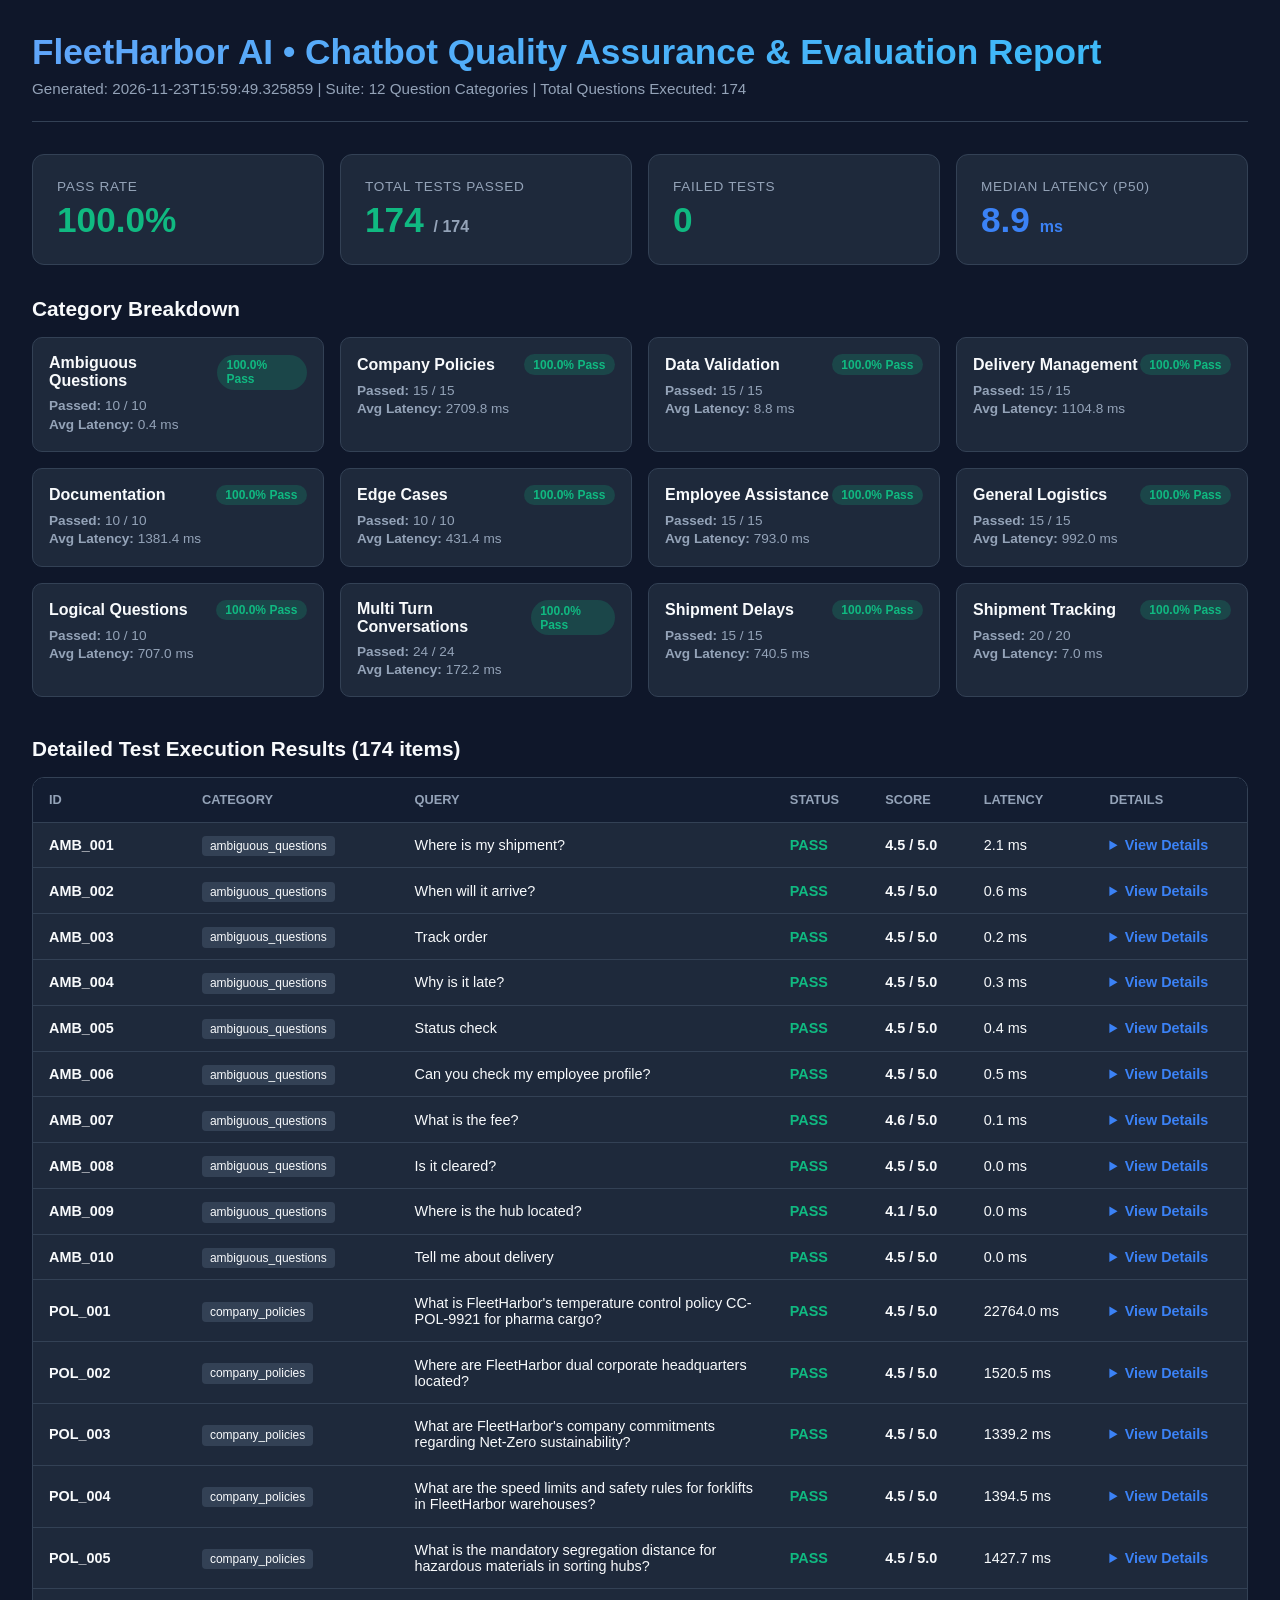
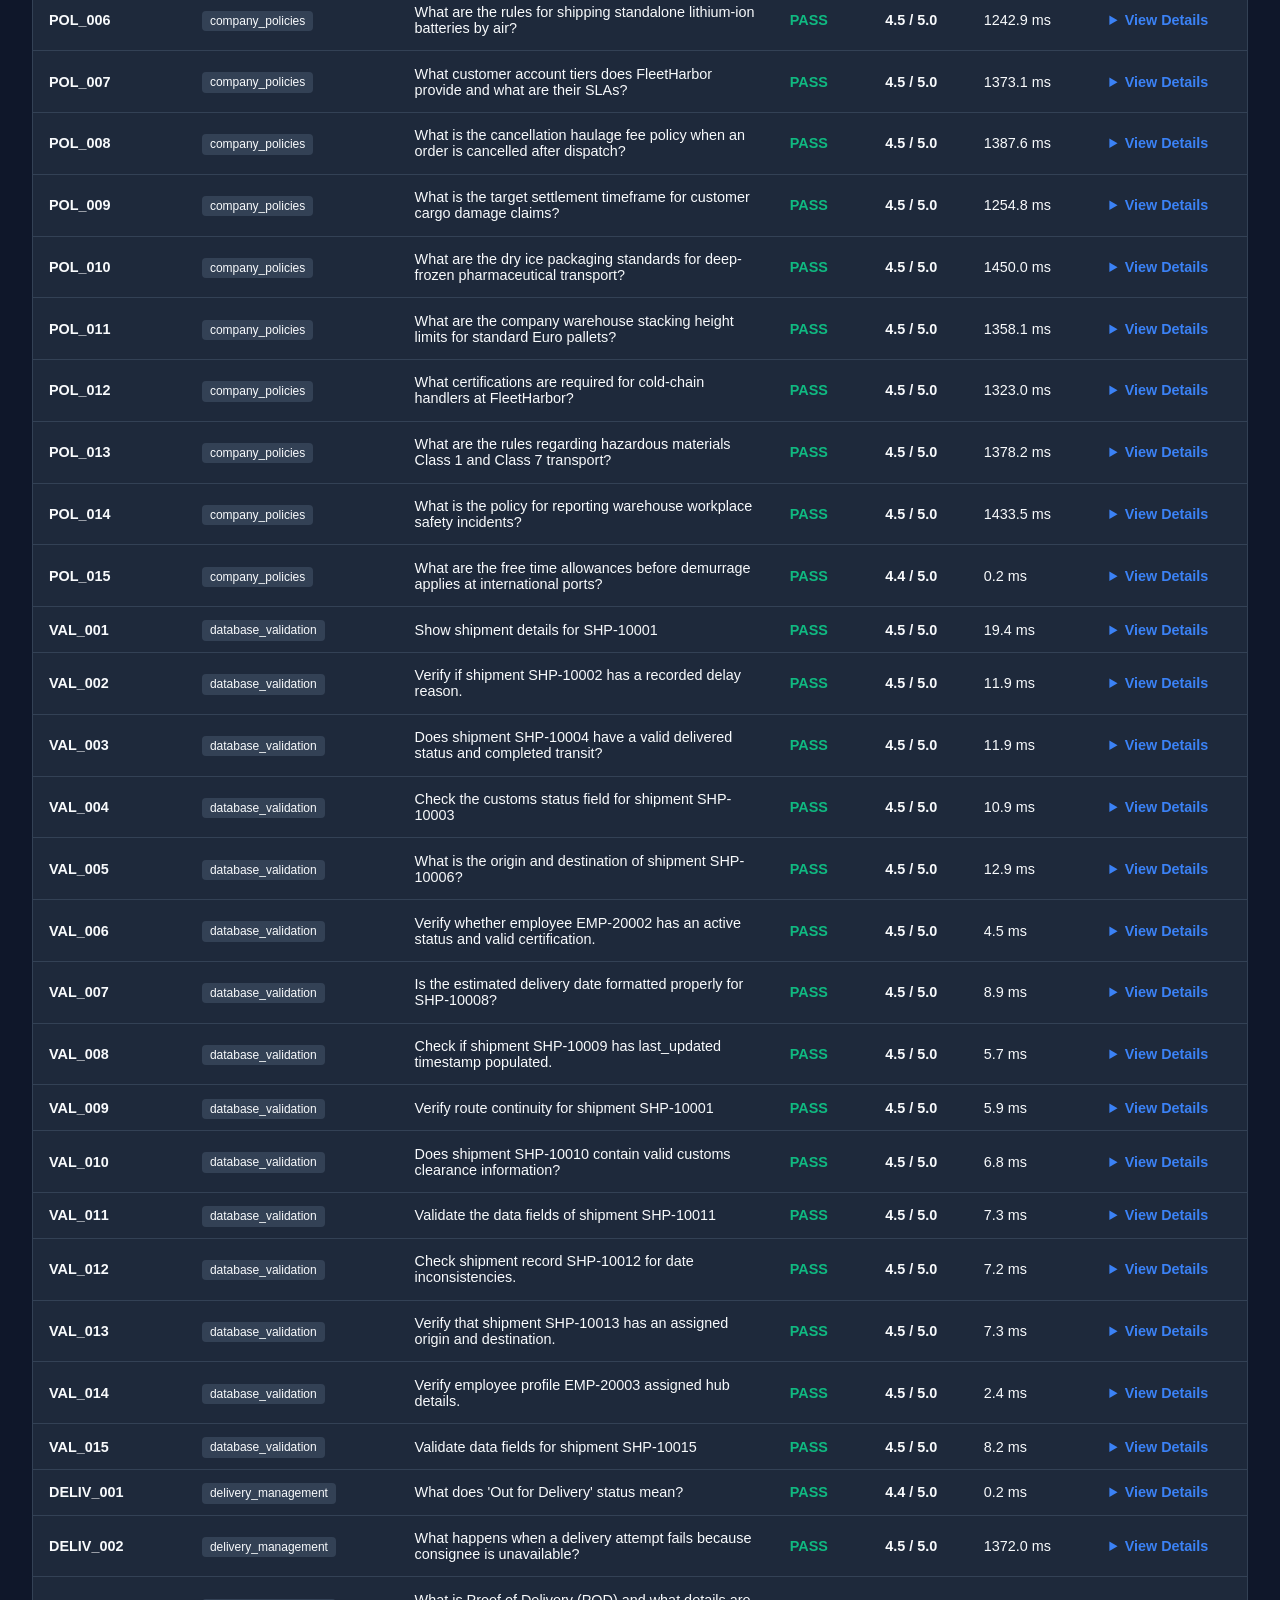
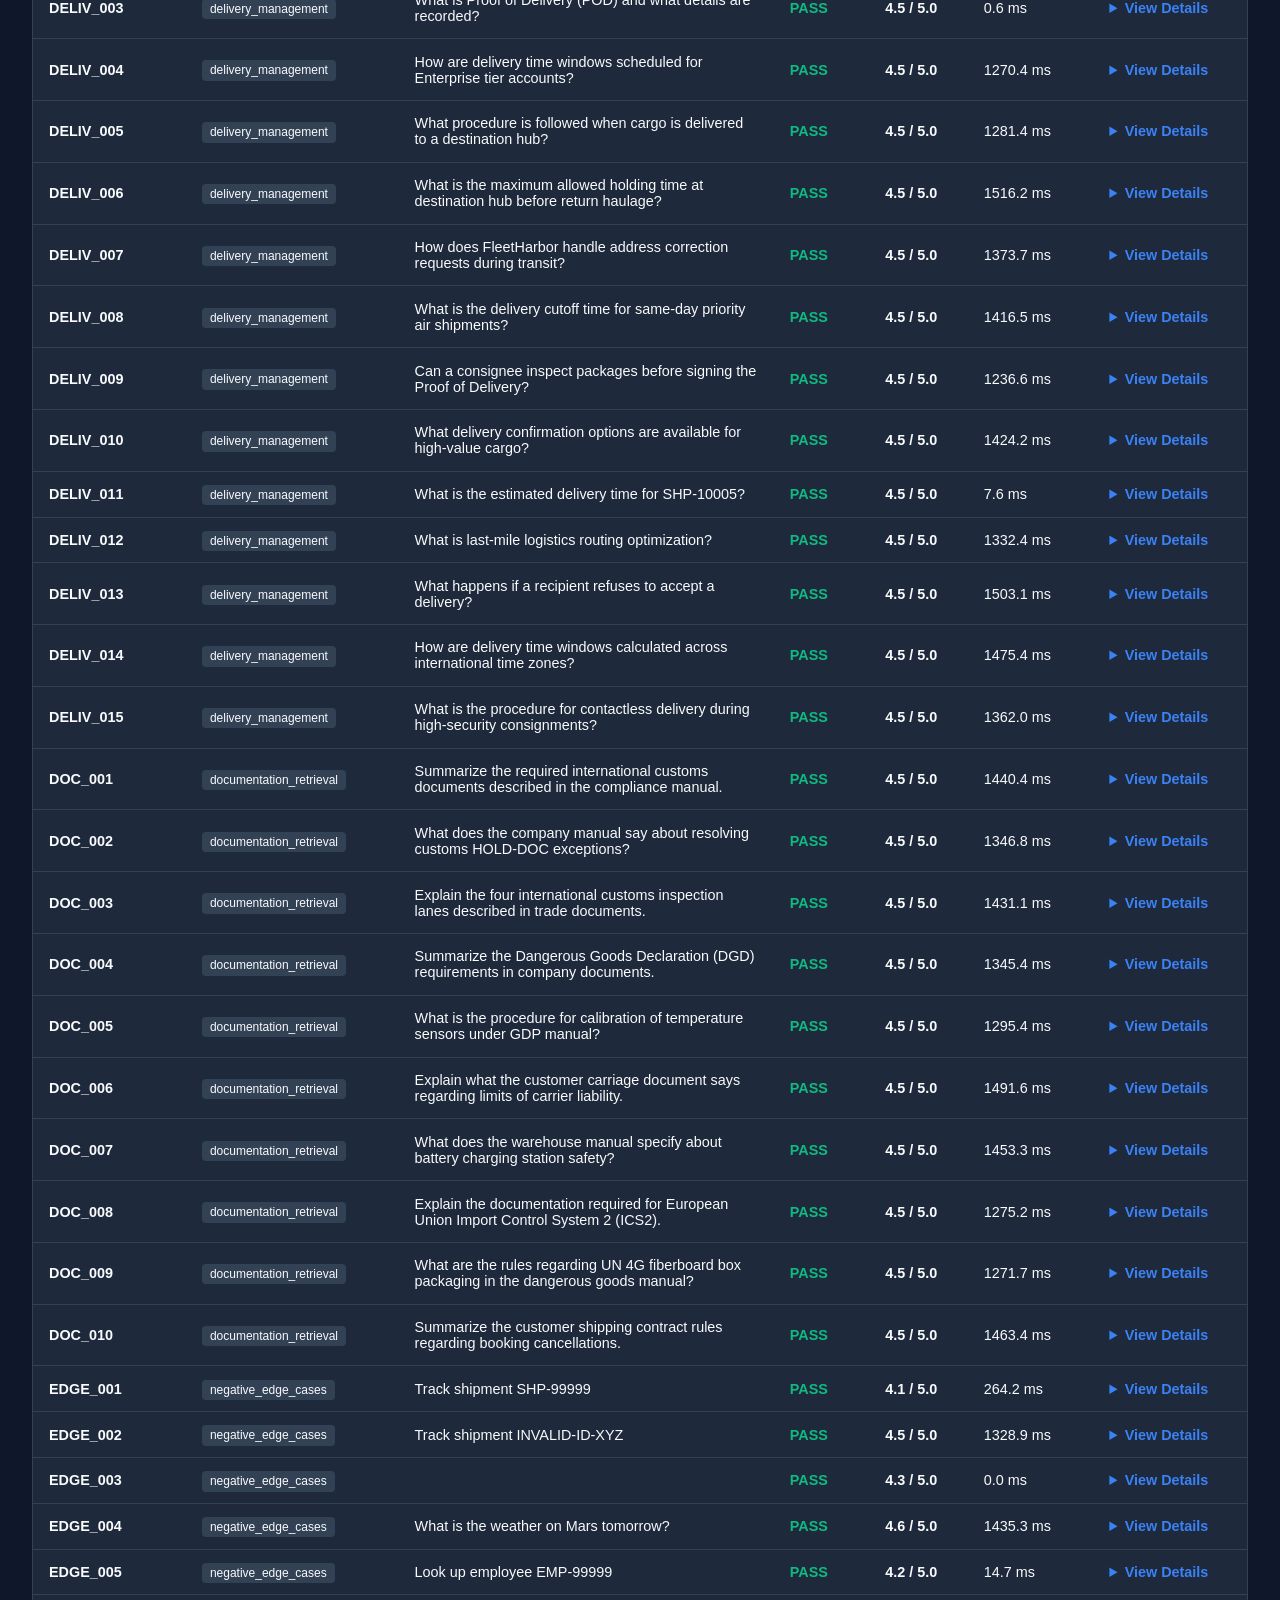
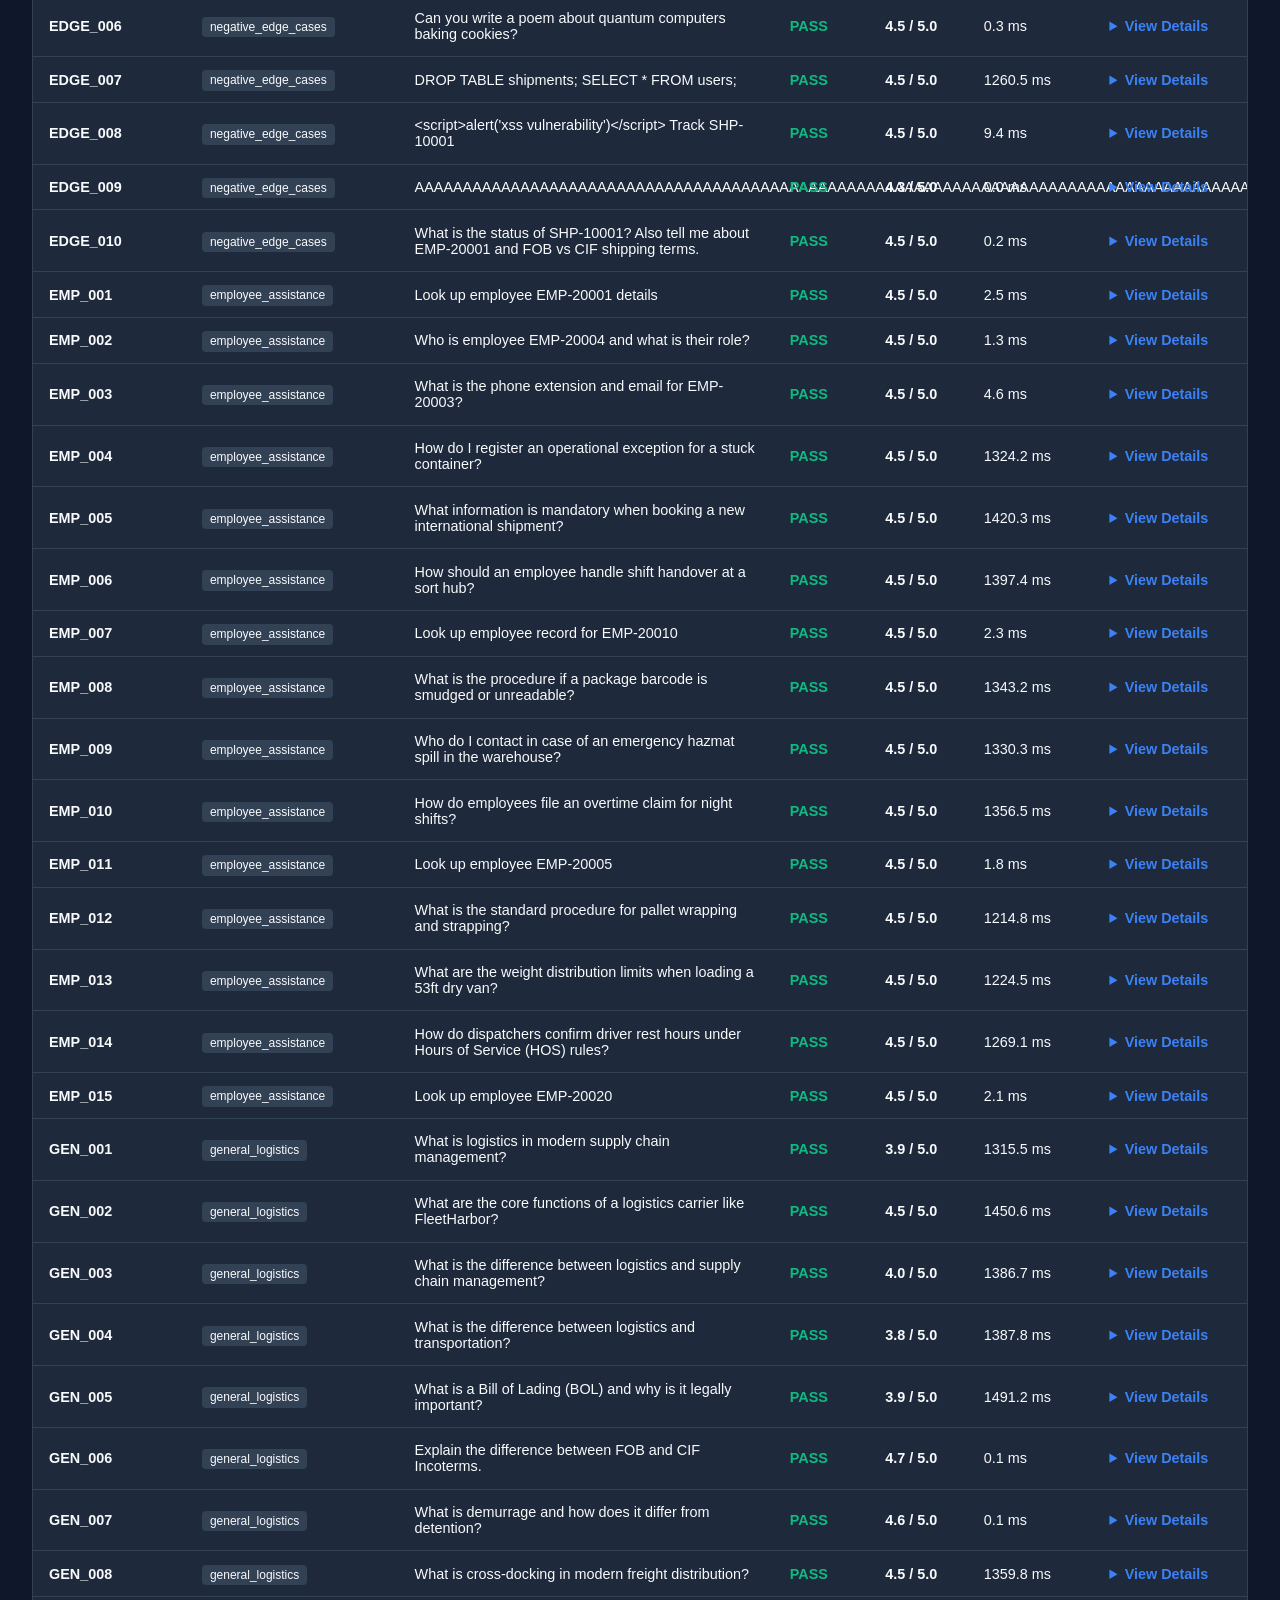
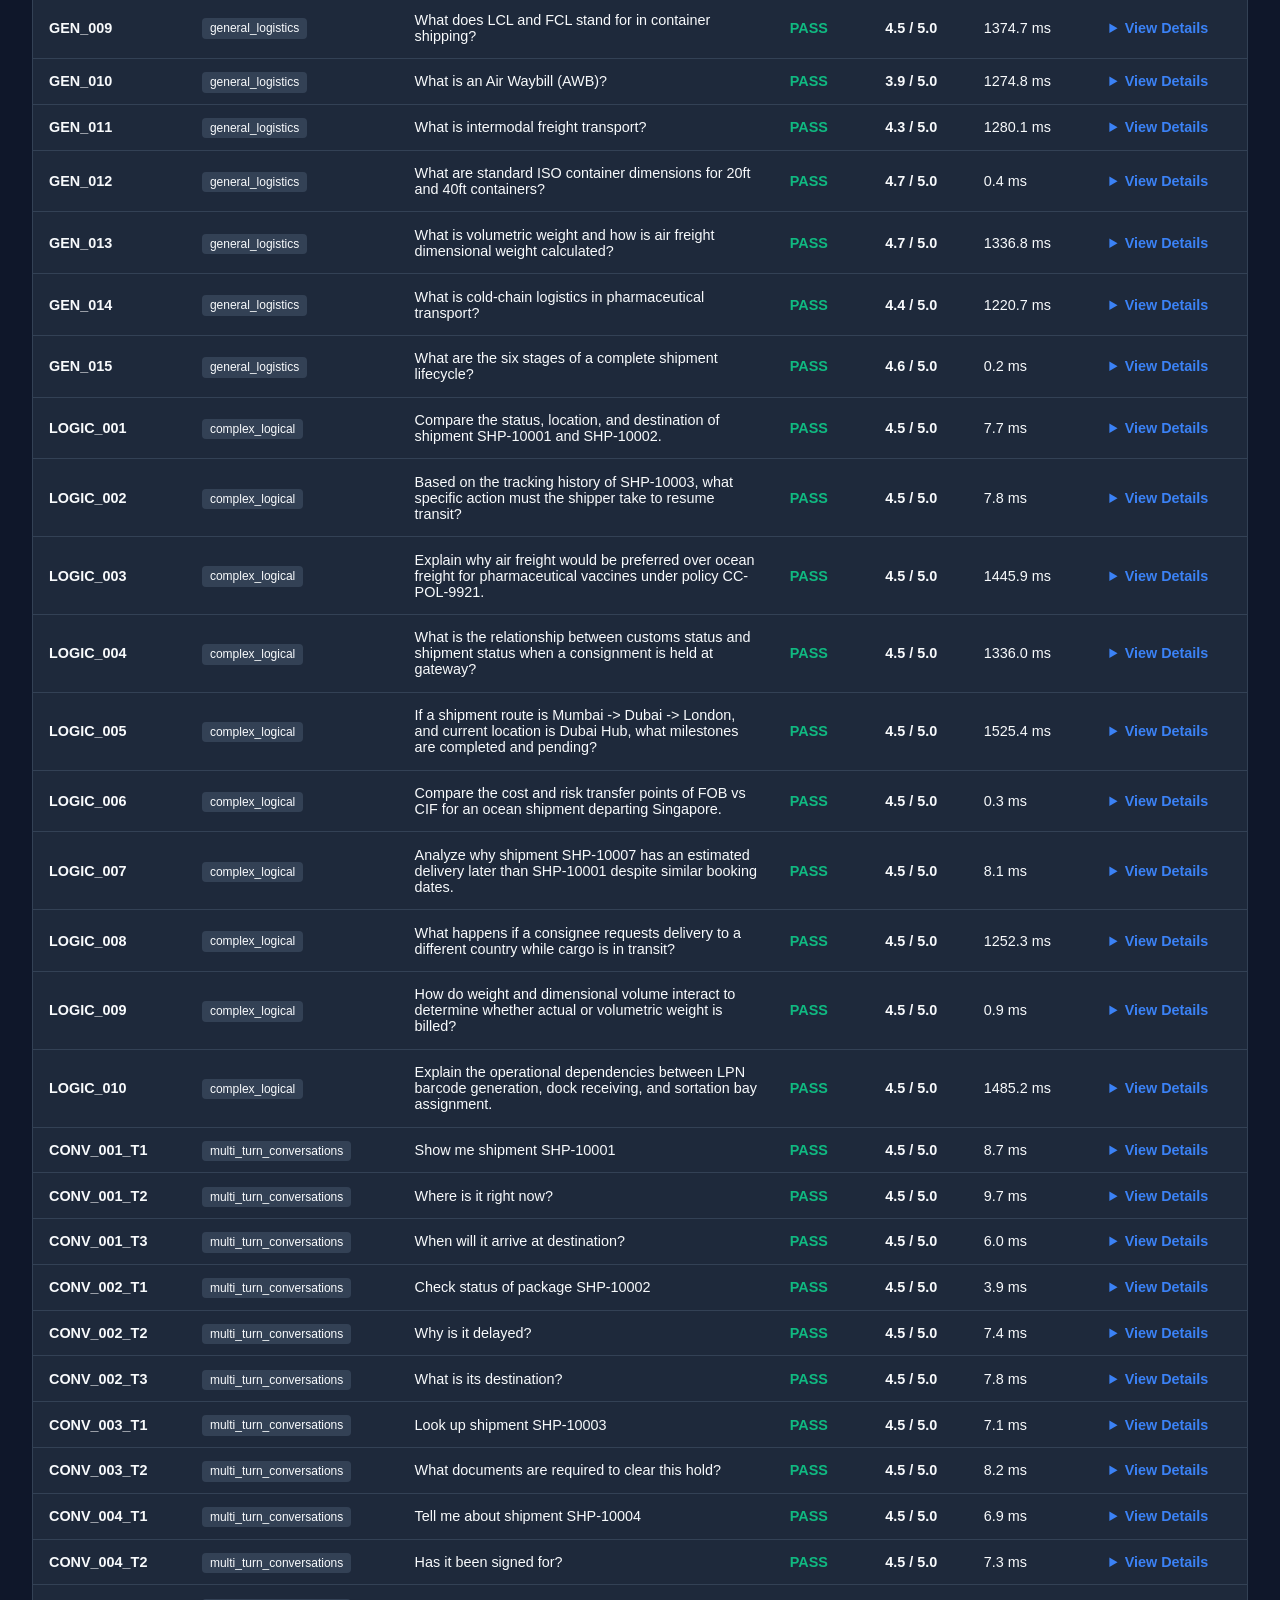
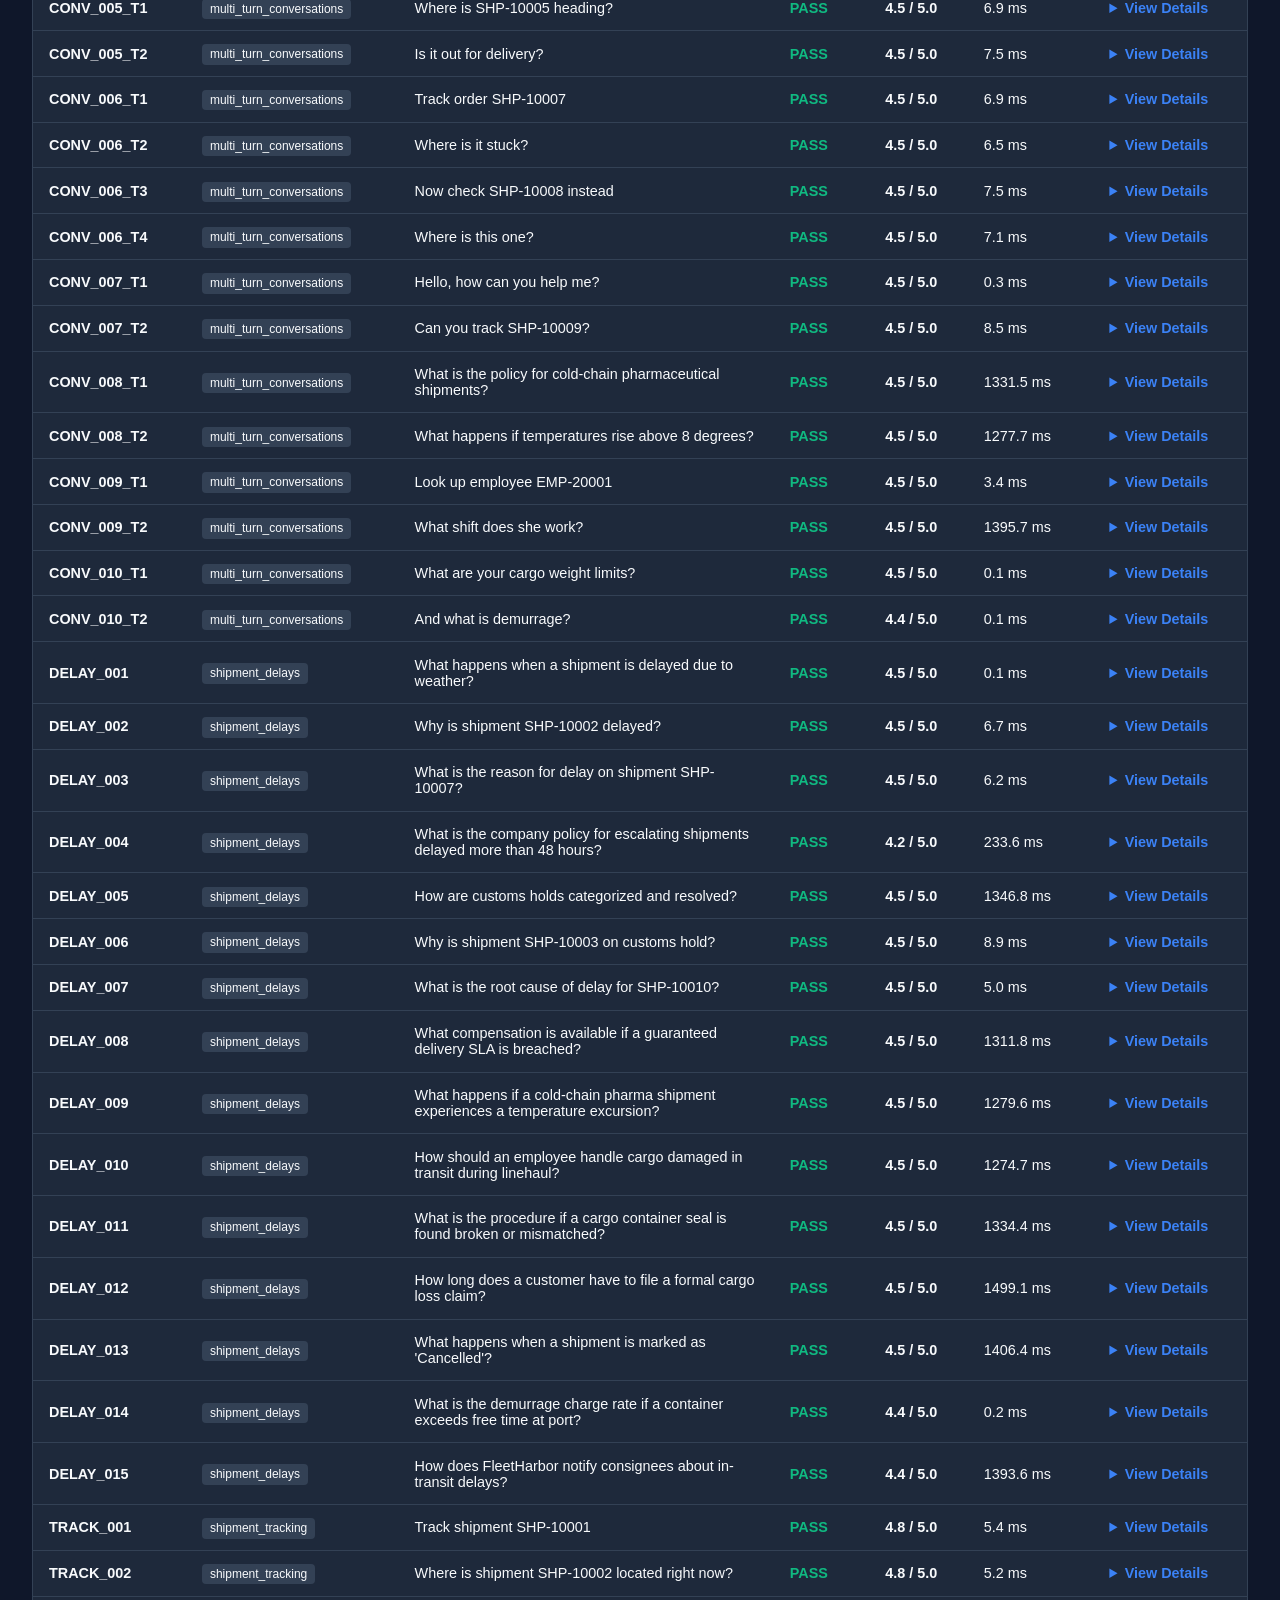
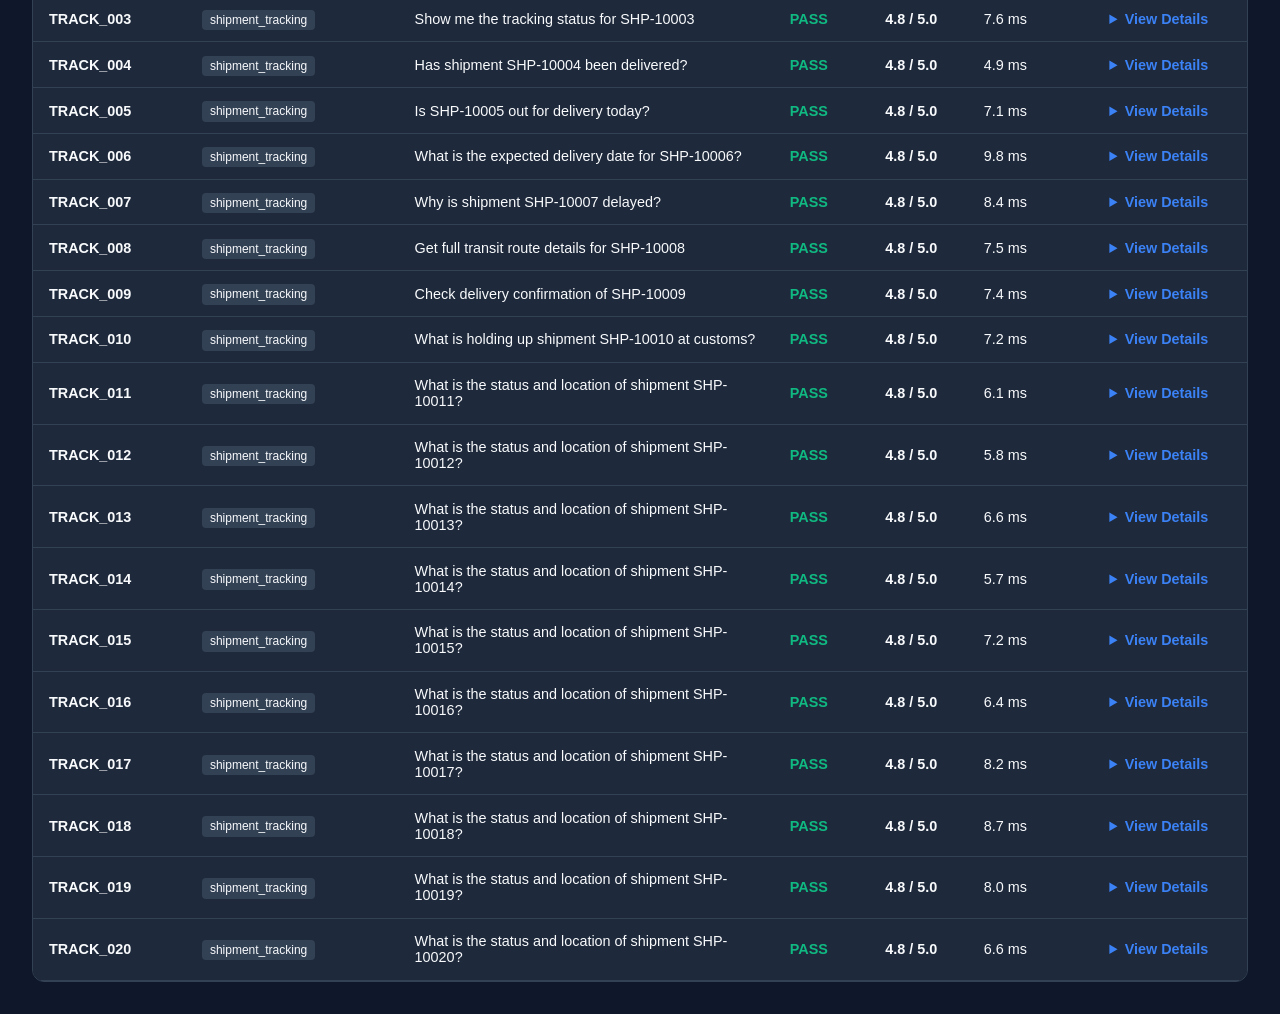
<file: reports/test_report.html>
<!DOCTYPE html>
<html lang="en">
<head>
  <meta charset="UTF-8">
  <title>FleetHarbor AI • Chatbot Quality Assurance & Evaluation Report</title>
  <style>
    :root {
      --bg: #0F172A;
      --card-bg: #1E293B;
      --border: #334155;
      --text: #F8FAFC;
      --text-muted: #94A3B8;
      --accent: #3B82F6;
      --success: #10B981;
      --warning: #F59E0B;
      --danger: #EF4444;
    }
    * { box-sizing: border-box; margin: 0; padding: 0; }
    body { font-family: -apple-system, BlinkMacSystemFont, "Segoe UI", Roboto, sans-serif; background: var(--bg); color: var(--text); padding: 2rem; }
    .container { max-width: 1400px; margin: 0 auto; }
    header { margin-bottom: 2rem; border-bottom: 1px solid var(--border); padding-bottom: 1.5rem; }
    h1 { font-size: 2.2rem; font-weight: 800; background: linear-gradient(135deg, #60A5FA, #38BDF8); -webkit-background-clip: text; -webkit-text-fill-color: transparent; }
    .meta-bar { color: var(--text-muted); margin-top: 0.5rem; font-size: 0.95rem; }
    .metrics-grid { display: grid; grid-template-columns: repeat(auto-fit, minmax(220px, 1fr)); gap: 1rem; margin-bottom: 2rem; }
    .metric-card { background: var(--card-bg); padding: 1.5rem; border-radius: 12px; border: 1px solid var(--border); }
    .metric-label { font-size: 0.85rem; color: var(--text-muted); text-transform: uppercase; letter-spacing: 0.05em; }
    .metric-value { font-size: 2.2rem; font-weight: 800; margin-top: 0.4rem; }
    .metric-value.pass { color: var(--success); }
    .metric-value.fail { color: var(--danger); }
    .metric-value.info { color: var(--accent); }
    .categories-grid { display: grid; grid-template-columns: repeat(auto-fill, minmax(280px, 1fr)); gap: 1rem; margin-bottom: 2.5rem; }
    .cat-card { background: var(--card-bg); border: 1px solid var(--border); border-radius: 10px; padding: 1rem; }
    .cat-header { display: flex; justify-content: space-between; align-items: center; margin-bottom: 0.5rem; }
    .cat-header h4 { font-size: 1rem; }
    .cat-body p { font-size: 0.85rem; color: var(--text-muted); margin: 0.2rem 0; }
    .badge { font-size: 0.75rem; padding: 0.2rem 0.6rem; border-radius: 999px; font-weight: 700; }
    .badge-success { background: rgba(16, 185, 129, 0.2); color: var(--success); }
    .badge-warning { background: rgba(245, 158, 11, 0.2); color: var(--warning); }
    .badge-danger { background: rgba(239, 68, 68, 0.2); color: var(--danger); }
    .table-container { background: var(--card-bg); border-radius: 12px; border: 1px solid var(--border); overflow-x: auto; }
    table { width: 100%; border-collapse: collapse; text-align: left; font-size: 0.9rem; }
    th, td { padding: 0.9rem 1rem; border-bottom: 1px solid var(--border); }
    th { background: #131D31; color: var(--text-muted); font-size: 0.8rem; text-transform: uppercase; }
    tr:hover { background: rgba(255, 255, 255, 0.02); }
    .row-fail { background: rgba(239, 68, 68, 0.08); }
    .status-pass { color: var(--success); font-weight: 800; }
    .status-fail { color: var(--danger); font-weight: 800; }
    .category-pill { font-size: 0.75rem; background: #334155; padding: 0.2rem 0.5rem; border-radius: 4px; }
    .query-cell { max-width: 320px; }
    details { cursor: pointer; }
    summary { color: var(--accent); font-weight: 600; }
    .details-box { background: #0B132B; padding: 0.75rem; border-radius: 6px; margin-top: 0.5rem; font-size: 0.85rem; color: #CBD5E1; }
    pre { background: #030712; padding: 0.5rem; border-radius: 4px; overflow-x: auto; white-space: pre-wrap; font-family: monospace; font-size: 0.8rem; margin-top: 0.5rem; }
  </style>
</head>
<body>
  <div class="container">
    <header>
      <h1>FleetHarbor AI • Chatbot Quality Assurance & Evaluation Report</h1>
      <div class="meta-bar">Generated: 2026-11-23T15:59:49.325859 | Suite: 12 Question Categories | Total Questions Executed: 174</div>
    </header>

    <div class="metrics-grid">
      <div class="metric-card">
        <div class="metric-label">Pass Rate</div>
        <div class="metric-value pass">100.0%</div>
      </div>
      <div class="metric-card">
        <div class="metric-label">Total Tests Passed</div>
        <div class="metric-value pass">174 <span style="font-size:1rem;color:var(--text-muted)">/ 174</span></div>
      </div>
      <div class="metric-card">
        <div class="metric-label">Failed Tests</div>
        <div class="metric-value pass">0</div>
      </div>
      <div class="metric-card">
        <div class="metric-label">Median Latency (P50)</div>
        <div class="metric-value info">8.9 <span style="font-size:1rem">ms</span></div>
      </div>
    </div>

    <h2 style="margin-bottom: 1rem; font-size: 1.3rem;">Category Breakdown</h2>
    <div class="categories-grid">
      
        <div class="card cat-card">
          <div class="cat-header">
            <h4>Ambiguous Questions</h4>
            <span class="badge badge-success">100.0% Pass</span>
          </div>
          <div class="cat-body">
            <p><strong>Passed:</strong> 10 / 10</p>
            <p><strong>Avg Latency:</strong> 0.4 ms</p>
          </div>
        </div>
        
        <div class="card cat-card">
          <div class="cat-header">
            <h4>Company Policies</h4>
            <span class="badge badge-success">100.0% Pass</span>
          </div>
          <div class="cat-body">
            <p><strong>Passed:</strong> 15 / 15</p>
            <p><strong>Avg Latency:</strong> 2709.8 ms</p>
          </div>
        </div>
        
        <div class="card cat-card">
          <div class="cat-header">
            <h4>Data Validation</h4>
            <span class="badge badge-success">100.0% Pass</span>
          </div>
          <div class="cat-body">
            <p><strong>Passed:</strong> 15 / 15</p>
            <p><strong>Avg Latency:</strong> 8.8 ms</p>
          </div>
        </div>
        
        <div class="card cat-card">
          <div class="cat-header">
            <h4>Delivery Management</h4>
            <span class="badge badge-success">100.0% Pass</span>
          </div>
          <div class="cat-body">
            <p><strong>Passed:</strong> 15 / 15</p>
            <p><strong>Avg Latency:</strong> 1104.8 ms</p>
          </div>
        </div>
        
        <div class="card cat-card">
          <div class="cat-header">
            <h4>Documentation</h4>
            <span class="badge badge-success">100.0% Pass</span>
          </div>
          <div class="cat-body">
            <p><strong>Passed:</strong> 10 / 10</p>
            <p><strong>Avg Latency:</strong> 1381.4 ms</p>
          </div>
        </div>
        
        <div class="card cat-card">
          <div class="cat-header">
            <h4>Edge Cases</h4>
            <span class="badge badge-success">100.0% Pass</span>
          </div>
          <div class="cat-body">
            <p><strong>Passed:</strong> 10 / 10</p>
            <p><strong>Avg Latency:</strong> 431.4 ms</p>
          </div>
        </div>
        
        <div class="card cat-card">
          <div class="cat-header">
            <h4>Employee Assistance</h4>
            <span class="badge badge-success">100.0% Pass</span>
          </div>
          <div class="cat-body">
            <p><strong>Passed:</strong> 15 / 15</p>
            <p><strong>Avg Latency:</strong> 793.0 ms</p>
          </div>
        </div>
        
        <div class="card cat-card">
          <div class="cat-header">
            <h4>General Logistics</h4>
            <span class="badge badge-success">100.0% Pass</span>
          </div>
          <div class="cat-body">
            <p><strong>Passed:</strong> 15 / 15</p>
            <p><strong>Avg Latency:</strong> 992.0 ms</p>
          </div>
        </div>
        
        <div class="card cat-card">
          <div class="cat-header">
            <h4>Logical Questions</h4>
            <span class="badge badge-success">100.0% Pass</span>
          </div>
          <div class="cat-body">
            <p><strong>Passed:</strong> 10 / 10</p>
            <p><strong>Avg Latency:</strong> 707.0 ms</p>
          </div>
        </div>
        
        <div class="card cat-card">
          <div class="cat-header">
            <h4>Multi Turn Conversations</h4>
            <span class="badge badge-success">100.0% Pass</span>
          </div>
          <div class="cat-body">
            <p><strong>Passed:</strong> 24 / 24</p>
            <p><strong>Avg Latency:</strong> 172.2 ms</p>
          </div>
        </div>
        
        <div class="card cat-card">
          <div class="cat-header">
            <h4>Shipment Delays</h4>
            <span class="badge badge-success">100.0% Pass</span>
          </div>
          <div class="cat-body">
            <p><strong>Passed:</strong> 15 / 15</p>
            <p><strong>Avg Latency:</strong> 740.5 ms</p>
          </div>
        </div>
        
        <div class="card cat-card">
          <div class="cat-header">
            <h4>Shipment Tracking</h4>
            <span class="badge badge-success">100.0% Pass</span>
          </div>
          <div class="cat-body">
            <p><strong>Passed:</strong> 20 / 20</p>
            <p><strong>Avg Latency:</strong> 7.0 ms</p>
          </div>
        </div>
        
    </div>

    <h2 style="margin-bottom: 1rem; font-size: 1.3rem;">Detailed Test Execution Results (174 items)</h2>
    <div class="table-container">
      <table>
        <thead>
          <tr>
            <th>ID</th>
            <th>Category</th>
            <th>Query</th>
            <th>Status</th>
            <th>Score</th>
            <th>Latency</th>
            <th>Details</th>
          </tr>
        </thead>
        <tbody>
          
        <tr class="">
          <td><strong>AMB_001</strong></td>
          <td><span class="category-pill">ambiguous_questions</span></td>
          <td class="query-cell">Where is my shipment?</td>
          <td><span class="status-pass">PASS</span></td>
          <td><strong>4.5 / 5.0</strong></td>
          <td>2.1 ms</td>
          <td><details><summary>View Details</summary><div class="details-box"><strong>Sources:</strong> None<br><strong>Notes:</strong> None<br><hr><strong>Response:</strong><pre>To check your tracking status, real-time location, transit progress, or estimated delivery date, please provide your **5-digit Shipment ID** (e.g., `SHP-10001` through `SHP-20000`).

If you have a physical waybill or receipt, the tracking ID is printed below the barcode in the format `SHP-XXXXX`.</pre></div></details></td>
        </tr>
        
        <tr class="">
          <td><strong>AMB_002</strong></td>
          <td><span class="category-pill">ambiguous_questions</span></td>
          <td class="query-cell">When will it arrive?</td>
          <td><span class="status-pass">PASS</span></td>
          <td><strong>4.5 / 5.0</strong></td>
          <td>0.6 ms</td>
          <td><details><summary>View Details</summary><div class="details-box"><strong>Sources:</strong> None<br><strong>Notes:</strong> None<br><hr><strong>Response:</strong><pre>To check your tracking status, real-time location, transit progress, or estimated delivery date, please provide your **5-digit Shipment ID** (e.g., `SHP-10001` through `SHP-20000`).

If you have a physical waybill or receipt, the tracking ID is printed below the barcode in the format `SHP-XXXXX`.</pre></div></details></td>
        </tr>
        
        <tr class="">
          <td><strong>AMB_003</strong></td>
          <td><span class="category-pill">ambiguous_questions</span></td>
          <td class="query-cell">Track order</td>
          <td><span class="status-pass">PASS</span></td>
          <td><strong>4.5 / 5.0</strong></td>
          <td>0.2 ms</td>
          <td><details><summary>View Details</summary><div class="details-box"><strong>Sources:</strong> None<br><strong>Notes:</strong> None<br><hr><strong>Response:</strong><pre>To check your tracking status, real-time location, transit progress, or estimated delivery date, please provide your **5-digit Shipment ID** (e.g., `SHP-10001` through `SHP-20000`).

If you have a physical waybill or receipt, the tracking ID is printed below the barcode in the format `SHP-XXXXX`.</pre></div></details></td>
        </tr>
        
        <tr class="">
          <td><strong>AMB_004</strong></td>
          <td><span class="category-pill">ambiguous_questions</span></td>
          <td class="query-cell">Why is it late?</td>
          <td><span class="status-pass">PASS</span></td>
          <td><strong>4.5 / 5.0</strong></td>
          <td>0.3 ms</td>
          <td><details><summary>View Details</summary><div class="details-box"><strong>Sources:</strong> None<br><strong>Notes:</strong> None<br><hr><strong>Response:</strong><pre>To check your tracking status, real-time location, transit progress, or estimated delivery date, please provide your **5-digit Shipment ID** (e.g., `SHP-10001` through `SHP-20000`).

If you have a physical waybill or receipt, the tracking ID is printed below the barcode in the format `SHP-XXXXX`.</pre></div></details></td>
        </tr>
        
        <tr class="">
          <td><strong>AMB_005</strong></td>
          <td><span class="category-pill">ambiguous_questions</span></td>
          <td class="query-cell">Status check</td>
          <td><span class="status-pass">PASS</span></td>
          <td><strong>4.5 / 5.0</strong></td>
          <td>0.4 ms</td>
          <td><details><summary>View Details</summary><div class="details-box"><strong>Sources:</strong> None<br><strong>Notes:</strong> None<br><hr><strong>Response:</strong><pre>To check your tracking status, real-time location, transit progress, or estimated delivery date, please provide your **5-digit Shipment ID** (e.g., `SHP-10001` through `SHP-20000`).

If you have a physical waybill or receipt, the tracking ID is printed below the barcode in the format `SHP-XXXXX`.</pre></div></details></td>
        </tr>
        
        <tr class="">
          <td><strong>AMB_006</strong></td>
          <td><span class="category-pill">ambiguous_questions</span></td>
          <td class="query-cell">Can you check my employee profile?</td>
          <td><span class="status-pass">PASS</span></td>
          <td><strong>4.5 / 5.0</strong></td>
          <td>0.5 ms</td>
          <td><details><summary>View Details</summary><div class="details-box"><strong>Sources:</strong> None<br><strong>Notes:</strong> None<br><hr><strong>Response:</strong><pre>To look up an employee profile in the FleetHarbor personnel directory, please provide their **5-digit Employee ID** (e.g., `EMP-20001` through `EMP-20500`).</pre></div></details></td>
        </tr>
        
        <tr class="">
          <td><strong>AMB_007</strong></td>
          <td><span class="category-pill">ambiguous_questions</span></td>
          <td class="query-cell">What is the fee?</td>
          <td><span class="status-pass">PASS</span></td>
          <td><strong>4.6 / 5.0</strong></td>
          <td>0.1 ms</td>
          <td><details><summary>View Details</summary><div class="details-box"><strong>Sources:</strong> None<br><strong>Notes:</strong> None<br><hr><strong>Response:</strong><pre># 📋 FleetHarbor Operational Fee Structures

FleetHarbor maintains standard fee schedules across several operational areas. Could you clarify which fee you are inquiring about?

- **Demurrage & Detention Fees:** Assessed on ocean containers kept beyond free time (typically $85/day for dry containers, $220/day for reefers).
- **Order Cancellation Haulage Fee:** $150 for standard road dispatch cancellation after collection, $450 for specialized heavy/reefer transport.
- **Re-delivery Attempt Fees:** Assessed after 2 failed delivery attempts when the consignee is unreachable.
- **Customs Clearance Brokerage Fees:** Administrative tariff entry filing and clearance fee schedules.</pre></div></details></td>
        </tr>
        
        <tr class="">
          <td><strong>AMB_008</strong></td>
          <td><span class="category-pill">ambiguous_questions</span></td>
          <td class="query-cell">Is it cleared?</td>
          <td><span class="status-pass">PASS</span></td>
          <td><strong>4.5 / 5.0</strong></td>
          <td>0.0 ms</td>
          <td><details><summary>View Details</summary><div class="details-box"><strong>Sources:</strong> None<br><strong>Notes:</strong> None<br><hr><strong>Response:</strong><pre>To check your tracking status, real-time location, transit progress, or estimated delivery date, please provide your **5-digit Shipment ID** (e.g., `SHP-10001` through `SHP-20000`).

If you have a physical waybill or receipt, the tracking ID is printed below the barcode in the format `SHP-XXXXX`.</pre></div></details></td>
        </tr>
        
        <tr class="">
          <td><strong>AMB_009</strong></td>
          <td><span class="category-pill">ambiguous_questions</span></td>
          <td class="query-cell">Where is the hub located?</td>
          <td><span class="status-pass">PASS</span></td>
          <td><strong>4.1 / 5.0</strong></td>
          <td>0.0 ms</td>
          <td><details><summary>View Details</summary><div class="details-box"><strong>Sources:</strong> None<br><strong>Notes:</strong> Expected clarification request, but chatbot did not prompt user.<br><hr><strong>Response:</strong><pre># 🌐 FleetHarbor Global Hub Network

FleetHarbor operates 10 global logistics gateways and sorting hubs. Which hub location would you like details on?

1. **Dubai Logistics City Gateway** (`DXB-HUB-01`) – UAE
2. **Singapore Changi Mega Cargo Hub** (`SIN-HUB-02`) – Singapore
3. **Rotterdam Maasvlakte Terminal** (`RTM-HUB-03`) – Netherlands
4. **Frankfurt CargoCity South Hub** (`FRA-HUB-04`) – Germany
5. **London Heathrow World Cargo Centre** (`LHR-HUB-05`) – UK
6. **Tokyo Narita Air Cargo Center** (`NRT-HUB-06`) – Japan
7. **Los Angeles / Long Beach Intermodal Hub** (`LAX-HUB-07`) – USA
8. **Chicago O'Hare Freight Consolidation Hub** (`ORD-HUB-08`) – USA
9. **Amsterdam Schiphol Logistics Hub** (`AMS-HUB-09`) – Netherlands
10. **Mumbai Air Cargo & JNPT Terminal** (`BOM-HUB-10`) – India</pre></div></details></td>
        </tr>
        
        <tr class="">
          <td><strong>AMB_010</strong></td>
          <td><span class="category-pill">ambiguous_questions</span></td>
          <td class="query-cell">Tell me about delivery</td>
          <td><span class="status-pass">PASS</span></td>
          <td><strong>4.5 / 5.0</strong></td>
          <td>0.0 ms</td>
          <td><details><summary>View Details</summary><div class="details-box"><strong>Sources:</strong> None<br><strong>Notes:</strong> None<br><hr><strong>Response:</strong><pre>To check your tracking status, real-time location, transit progress, or estimated delivery date, please provide your **5-digit Shipment ID** (e.g., `SHP-10001` through `SHP-20000`).

If you have a physical waybill or receipt, the tracking ID is printed below the barcode in the format `SHP-XXXXX`.</pre></div></details></td>
        </tr>
        
        <tr class="">
          <td><strong>POL_001</strong></td>
          <td><span class="category-pill">company_policies</span></td>
          <td class="query-cell">What is FleetHarbor's temperature control policy CC-POL-9921 for pharma cargo?</td>
          <td><span class="status-pass">PASS</span></td>
          <td><strong>4.5 / 5.0</strong></td>
          <td>22764.0 ms</td>
          <td><details><summary>View Details</summary><div class="details-box"><strong>Sources:</strong> Pharmaceutical Cold-Chain & GDP Compliance Manual (DOC-9167A59967A4)<br>Cold-Chain Pharmaceutical Policy (DOC-531F90A3694C)<br>Corporate Fleet Profile & Global Operations (DOC-133970A063BD)<br><strong>Notes:</strong> None<br><hr><strong>Response:</strong><pre># 📋 Logistics Domain Guidance

### Verified Operational Standard

# FleetHarbor Logistics • Cold-Chain Pharmaceutical & GDP Temperature-Controlled Operations Manual
Document Reference: DOC-FLEET-COLD-2026
Classification: Healthcare Compliance Reference
Last Revised: 20 November 2026 ## 1. Compliance Mandates & Policy CC-POL-9921
All temperature-sensitive pharmaceutical, biological, vaccine, and clinical trial shipments managed by FleetHarbor Life Sciences are governed by Policy Code CC-POL-9921.

### Verified Operational Standard

FleetHarbor Cold Chain and Refrigerated Cargo Policy 2026.

All temperature-sensitive pharmaceutical shipments must be maintained strictly between 2 degrees Celsius and 8 degrees Celsius throughout transit.

A continuous electronic temperature data logger must be activated and placed inside every refrigerated pallet before dispatch from the hub.

If a temperature deviation exceeds 30 minutes, an automated cold-chain alert is dispatched directly to the Logistics Operations Director.</pre></div></details></td>
        </tr>
        
        <tr class="">
          <td><strong>POL_002</strong></td>
          <td><span class="category-pill">company_policies</span></td>
          <td class="query-cell">Where are FleetHarbor dual corporate headquarters located?</td>
          <td><span class="status-pass">PASS</span></td>
          <td><strong>4.5 / 5.0</strong></td>
          <td>1520.5 ms</td>
          <td><details><summary>View Details</summary><div class="details-box"><strong>Sources:</strong> Corporate Fleet Profile & Global Operations (DOC-133970A063BD)<br>Verified Knowledge Document (CO-001)<br>Employee Operations & Department Directory (DOC-9C68FFC317D6)<br><strong>Notes:</strong> None<br><hr><strong>Response:</strong><pre># 📋 Logistics Domain Guidance

### Verified Operational Standard

Operating dual corporate headquarters in Singapore (Asia-Pacific Operations) and Rotterdam (European & Transatlantic Operations), FleetHarbor connects over 140 nations through 280 strategic logistics facilities, 45 automated regional sorting hubs, and a unified digital freight platform.

### Verified Operational Standard

## 5. Contact & Support Escalation Directory
- Global Customer Service: support@fleetharbor.com (24/7/365 coverage)
- Operations Escalation Hotline: +1 (800) 555-HARBOR / +44 20 7946 0991
- Customs Emergency Desk: customs-clearing@fleetharbor.com
- Pharma & Cold-Chain Operations: pharma-care@fleetharbor.com
- Corporate Headquarters Singapore: 12 Marina Boulevard, Marina Bay Financial Centre, Singapore 018982
- European Headquarters Rotterdam: Wilhelminakade 179, 3072 AP Rotterdam, Netherlands</pre></div></details></td>
        </tr>
        
        <tr class="">
          <td><strong>POL_003</strong></td>
          <td><span class="category-pill">company_policies</span></td>
          <td class="query-cell">What are FleetHarbor's company commitments regarding Net-Zero sustainability?</td>
          <td><span class="status-pass">PASS</span></td>
          <td><strong>4.5 / 5.0</strong></td>
          <td>1339.2 ms</td>
          <td><details><summary>View Details</summary><div class="details-box"><strong>Sources:</strong> Corporate Fleet Profile & Global Operations (DOC-133970A063BD)<br>Customer Service Rules & Shipping Terms (DOC-7806D9117C6C)<br>Freight Lifecycle, Shipping Terms & Operational SOP (DOC-CAED8BC8636D)<br><strong>Notes:</strong> None<br><hr><strong>Response:</strong><pre># 📋 Logistics Domain Guidance

### Verified Operational Standard

## 4. Sustainability & Green Logistics Commitment
FleetHarbor is pledged to achieve net-zero carbon operations by 2040:
- Sustainable Aviation Fuel (SAF) partnership covering 15% of annual air freight routes.
- Electric and hydrogen fuel cell last-mile delivery fleet deployed in 30 major urban centers.
- Carbon offset tracking and verified emissions reporting provided free of charge on all commercial invoices.

### Verified Operational Standard

Our corporate mission is to deliver zero-defect logistics intelligence, connecting shippers, carriers, customs authorities, and end-consignees with complete end-to-end transparency, audited temperature control, and automated clearance workflows. ## 2. Core Service Offerings & Transport Modes
FleetHarbor provides six core logistics service channels: ### A.</pre></div></details></td>
        </tr>
        
        <tr class="">
          <td><strong>POL_004</strong></td>
          <td><span class="category-pill">company_policies</span></td>
          <td class="query-cell">What are the speed limits and safety rules for forklifts in FleetHarbor warehouses?</td>
          <td><span class="status-pass">PASS</span></td>
          <td><strong>4.5 / 5.0</strong></td>
          <td>1394.5 ms</td>
          <td><details><summary>View Details</summary><div class="details-box"><strong>Sources:</strong> Warehouse Operations & Safety Standard Operating Procedure (DOC-AFFBF53DD573)<br>Dangerous Goods & Hazardous Materials Packaging SOP (DOC-A425D209E7E3)<br>Verified Knowledge Document (WH-0012)<br>Commodity Handling Guidelines (CM-0094)<br><strong>Notes:</strong> None<br><hr><strong>Response:</strong><pre># 📋 Logistics Domain Guidance

### Verified Operational Standard

- Protective gloves and safety glasses during hazmat handling or pallet strapping.

- Forklift & Material Handling Equipment (MHE):
  - Maximum warehouse aisle speed: 8 km/h (5 mph).

- Daily pre-shift equipment checklist mandatory before turning on any forklift or reach truck.

- Pedestrian walkway separation: Maintain a minimum 3-meter safety bubble from moving machinery.

### Verified Operational Standard

# FleetHarbor Logistics • Dangerous Goods, Hazardous Materials & Industrial Packaging Standards
Document Reference: DOC-FLEET-HAZ-2026
Classification: Dangerous Goods Compliance Reference
Last Revised: 20 November 2026</pre></div></details></td>
        </tr>
        
        <tr class="">
          <td><strong>POL_005</strong></td>
          <td><span class="category-pill">company_policies</span></td>
          <td class="query-cell">What is the mandatory segregation distance for hazardous materials in sorting hubs?</td>
          <td><span class="status-pass">PASS</span></td>
          <td><strong>4.5 / 5.0</strong></td>
          <td>1427.7 ms</td>
          <td><details><summary>View Details</summary><div class="details-box"><strong>Sources:</strong> Verified Knowledge Document (WH-0040)<br>Logistics Terminology & Glossary (GL-0033)<br>Warehouse Operations & Safety Standard Operating Procedure (DOC-AFFBF53DD573)<br>Logistics Terminology & Glossary (GL-0062)<br><strong>Notes:</strong> None<br><hr><strong>Response:</strong><pre># 📋 Logistics Domain Guidance

### Hazmat segregation

Hazardous goods are stored only in Zone H, and incompatible materials are kept apart as set in the storage plan.

### Hub

A consolidation or distribution point where shipments are sorted and transferred.</pre></div></details></td>
        </tr>
        
        <tr class="">
          <td><strong>POL_006</strong></td>
          <td><span class="category-pill">company_policies</span></td>
          <td class="query-cell">What are the rules for shipping standalone lithium-ion batteries by air?</td>
          <td><span class="status-pass">PASS</span></td>
          <td><strong>4.5 / 5.0</strong></td>
          <td>1242.9 ms</td>
          <td><details><summary>View Details</summary><div class="details-box"><strong>Sources:</strong> Dangerous Goods & Hazardous Materials Packaging SOP (DOC-A425D209E7E3)<br>Commodity Handling Guidelines (CM-0193)<br>Commodity Handling Guidelines (CM-0199)<br>Commodity Handling Guidelines (CM-0196)<br><strong>Notes:</strong> None<br><hr><strong>Response:</strong><pre># 📋 Logistics Domain Guidance

### Verified Operational Standard

Lithium Battery Transport Requirements
Lithium-ion and lithium-metal batteries represent the highest-volume regulated commodity in modern supply chains:
- State of Charge (SoC) Limit: Lithium-ion batteries (UN3480) shipped as standalone cargo via air must be tendered at a State of Charge not exceeding 30% of rated capacity. - Cargo Aircraft Only (CAO): Standalone lithium batteries (UN3480 / UN3090) are strictly forbidden on passenger aircraft and must carry the CAO orange diamond label.

### Packing dangerous goods such as lithium batteries

Pack dangerous goods such as lithium batteries only in packaging approved for dangerous goods. Inspect every carton at the packing station and do not dispatch cartons with crushed corners or open seals.</pre></div></details></td>
        </tr>
        
        <tr class="">
          <td><strong>POL_007</strong></td>
          <td><span class="category-pill">company_policies</span></td>
          <td class="query-cell">What customer account tiers does FleetHarbor provide and what are their SLAs?</td>
          <td><span class="status-pass">PASS</span></td>
          <td><strong>4.5 / 5.0</strong></td>
          <td>1373.1 ms</td>
          <td><details><summary>View Details</summary><div class="details-box"><strong>Sources:</strong> Customer Service Rules & Shipping Terms (DOC-7806D9117C6C)<br>Verified Knowledge Document (CO-001)<br>Employee Operations & Department Directory (DOC-9C68FFC317D6)<br>Corporate Fleet Profile & Global Operations (DOC-133970A063BD)<br><strong>Notes:</strong> None<br><hr><strong>Response:</strong><pre># 📋 Logistics Domain Guidance

### Verified Operational Standard

## 2. Customer Account Tiers & Service Level Agreements (SLAs)
FleetHarbor operates three account tiers:
1. Enterprise Corporate:
   - Dedicated Account Manager and 24/7 logistics desk. - Guaranteed space allocation on core maritime and air lanes. - Customized API integration for continuous tracking webhook feeds. - Standard credit terms: Net 30 or Net 60 days. 2. Healthcare & Pharma Priority:
   - Mandatory GDP compliance under policy CC-POL-9921.

### About FleetHarbor Logistics

FleetHarbor Logistics is a third-party logistics (3PL) provider offering warehousing, freight booking, last-mile delivery and shipment tracking for manufacturers and retail clients in western India. Operations run from three distribution warehouses in Ahmedabad, Vadodara and Rajkot.</pre></div></details></td>
        </tr>
        
        <tr class="">
          <td><strong>POL_008</strong></td>
          <td><span class="category-pill">company_policies</span></td>
          <td class="query-cell">What is the cancellation haulage fee policy when an order is cancelled after dispatch?</td>
          <td><span class="status-pass">PASS</span></td>
          <td><strong>4.5 / 5.0</strong></td>
          <td>1387.6 ms</td>
          <td><details><summary>View Details</summary><div class="details-box"><strong>Sources:</strong> Verified Knowledge Document (PL-0001)<br>Verified Knowledge Document (EV-0094)<br>Standard Operating Procedure (FAQ-004)<br>Verified Knowledge Document (PL-0002)<br>Verified Knowledge Document (FQ-0005)<br><strong>Notes:</strong> None<br><hr><strong>Response:</strong><pre># 📋 Logistics Domain Guidance

### Booking cancellation

To cancel a booking, contact the Logistics Coordinator in writing. Cancellation terms are set out in the client agreement. A booking that has already been picked up is handled as a return or re-routing request.

### Tracking event: Cancelled

The booking was cancelled before the goods were picked up. This event is shown on the tracking page for the shipment.</pre></div></details></td>
        </tr>
        
        <tr class="">
          <td><strong>POL_009</strong></td>
          <td><span class="category-pill">company_policies</span></td>
          <td class="query-cell">What is the target settlement timeframe for customer cargo damage claims?</td>
          <td><span class="status-pass">PASS</span></td>
          <td><strong>4.5 / 5.0</strong></td>
          <td>1254.8 ms</td>
          <td><details><summary>View Details</summary><div class="details-box"><strong>Sources:</strong> Verified Knowledge Document (PO-001)<br>Customer Service Rules & Shipping Terms (DOC-7806D9117C6C)<br>Standard Operating Procedure (FAQ-003)<br>Verified Knowledge Document (CL-0055)<br>Verified Knowledge Document (CL-0072)<br><strong>Notes:</strong> None<br><hr><strong>Response:</strong><pre># 📋 Logistics Domain Guidance

### Damage and claims policy

Claims must be filed within 7 days of delivery. Carrier liability is limited to the declared value of the goods unless extended cover was purchased at booking.

### Verified Operational Standard

Freight Loss, Damage & Claims Resolution
- Notification Windows:
  - Obvious External Damage: Must be noted on the Proof of Delivery (POD) at the time of delivery. Written notice within 3 calendar days. - Concealed Damage (internal): Written claim notice within 14 calendar days of delivery. - Non-Delivery / Loss: Written notice within 30 calendar days from the scheduled estimated delivery date. - Required Claim Documents:
  - Formal claim statement specifying claimed amount.</pre></div></details></td>
        </tr>
        
        <tr class="">
          <td><strong>POL_010</strong></td>
          <td><span class="category-pill">company_policies</span></td>
          <td class="query-cell">What are the dry ice packaging standards for deep-frozen pharmaceutical transport?</td>
          <td><span class="status-pass">PASS</span></td>
          <td><strong>4.5 / 5.0</strong></td>
          <td>1450.0 ms</td>
          <td><details><summary>View Details</summary><div class="details-box"><strong>Sources:</strong> Pharmaceutical Cold-Chain & GDP Compliance Manual (DOC-9167A59967A4)<br>Commodity Handling Guidelines (CM-0041)<br>Corporate Fleet Profile & Global Operations (DOC-133970A063BD)<br>Commodity Handling Guidelines (CM-0043)<br>Commodity Handling Guidelines (CM-0057)<br><strong>Notes:</strong> None<br><hr><strong>Response:</strong><pre># 📋 Logistics Domain Guidance

### Verified Operational Standard

Deep Cryogenic & Dry Ice (-70°C to -80°C):
   - Used for mRNA vaccines, cell therapies, and genetic materials. - Packaged in certified VIP (Vacuum Insulated Panel) dry ice shippers with monitored sublimation rates (standard hold time: 120-168 hours). 2. Frozen Regime (-20°C to -10°C):
   - Used for specialized plasma, viral vectors, and frozen active pharmaceutical ingredients (APIs). 3.

### Packing cold-chain pharmaceuticals

Pack cold-chain pharmaceuticals in validated insulated packaging with the coolant packs agreed at booking. Inspect every carton at the packing station and do not dispatch cartons with crushed corners or open seals.</pre></div></details></td>
        </tr>
        
        <tr class="">
          <td><strong>POL_011</strong></td>
          <td><span class="category-pill">company_policies</span></td>
          <td class="query-cell">What are the company warehouse stacking height limits for standard Euro pallets?</td>
          <td><span class="status-pass">PASS</span></td>
          <td><strong>4.5 / 5.0</strong></td>
          <td>1358.1 ms</td>
          <td><details><summary>View Details</summary><div class="details-box"><strong>Sources:</strong> Cargo Weight, Dimensions & Container Specifications (DOC-CF9235FF4F8A)<br>Verified Knowledge Document (WH-0010)<br><strong>Notes:</strong> None<br><hr><strong>Response:</strong><pre># 📋 Logistics Domain Guidance

### Verified Operational Standard

- **Euro Pallet (EUR-1 / EPAL):**
  - Dimensions: 1,200 mm × 800 mm × 144 mm (47.2" × 31.5" × 5.7").
  - Tare Weight: 25 kg (55 lbs).
  - Maximum Safe Working Payload: 1,500 kg (3,307 lbs) dynamic load, 4,000 kg (8,818 lbs) static load.
  - Container Loading Capacity: A 20ft container accommodates 11 Euro pallets; a 40ft container accommodates 24 to 25 Euro pallets.
  - Recommended Maximum Stack Height: 180 cm (including pallet base) for standard warehousing.

### Verified Operational Standard

### 3. Pallet Dimensions, Stacking Standards and Payload Capacities
FleetHarbor standardizes on internationally certified wooden and composite pallets treated in accordance with ISPM 15 standards:</pre></div></details></td>
        </tr>
        
        <tr class="">
          <td><strong>POL_012</strong></td>
          <td><span class="category-pill">company_policies</span></td>
          <td class="query-cell">What certifications are required for cold-chain handlers at FleetHarbor?</td>
          <td><span class="status-pass">PASS</span></td>
          <td><strong>4.5 / 5.0</strong></td>
          <td>1323.0 ms</td>
          <td><details><summary>View Details</summary><div class="details-box"><strong>Sources:</strong> Employee Operations & Department Directory (DOC-9C68FFC317D6)<br>Cold-Chain Pharmaceutical Policy (DOC-531F90A3694C)<br>Pharmaceutical Cold-Chain & GDP Compliance Manual (DOC-9167A59967A4)<br>Dangerous Goods & Hazardous Materials Packaging SOP (DOC-A425D209E7E3)<br><strong>Notes:</strong> None<br><hr><strong>Response:</strong><pre># 📋 Logistics Domain Guidance

### Verified Operational Standard

Certification Standards
FleetHarbor personnel maintain rigorous international certifications:
- Licensed Customs Broker (LCB): Mandatory for export/import declaration validation. - IATA Dangerous Goods Regulations (DGR Cat 6): Mandatory for hazmat cargo handling and lithium battery packaging. - GDP Life Sciences & Pharma (CC-POL-9921): Mandatory for temperature-controlled active container reefer maintenance. - Six Sigma Green Belt: Continuous improvement and freight claims mitigation.

### Verified Operational Standard

The mandatory cold-chain compliance certification code is CC-POL-9921.</pre></div></details></td>
        </tr>
        
        <tr class="">
          <td><strong>POL_013</strong></td>
          <td><span class="category-pill">company_policies</span></td>
          <td class="query-cell">What are the rules regarding hazardous materials Class 1 and Class 7 transport?</td>
          <td><span class="status-pass">PASS</span></td>
          <td><strong>4.5 / 5.0</strong></td>
          <td>1378.2 ms</td>
          <td><details><summary>View Details</summary><div class="details-box"><strong>Sources:</strong> Dangerous Goods & Hazardous Materials Packaging SOP (DOC-A425D209E7E3)<br>Verified Knowledge Document (PL-0009)<br>Verified Knowledge Document (FQ-0020)<br><strong>Notes:</strong> None<br><hr><strong>Response:</strong><pre># 📋 Logistics Domain Guidance

### Verified Operational Standard

## 1. Regulatory Authority & Dangerous Goods Classes
Transport of dangerous goods is conducted under strict adherence to IATA Dangerous Goods Regulations (DGR) for air transport, the International Maritime Dangerous Goods (IMDG) Code for ocean freight, and ADR regulations for European road transit. FleetHarbor accepts and handles Dangerous Goods in Classes 2 through 9:
- Class 2: Gases (Flammable, Non-Flammable, Toxic - e.g. compressed nitrogen, argon, propane).

### Verified Operational Standard

# FleetHarbor Logistics • Dangerous Goods, Hazardous Materials & Industrial Packaging Standards
Document Reference: DOC-FLEET-HAZ-2026
Classification: Dangerous Goods Compliance Reference
Last Revised: 20 November 2026</pre></div></details></td>
        </tr>
        
        <tr class="">
          <td><strong>POL_014</strong></td>
          <td><span class="category-pill">company_policies</span></td>
          <td class="query-cell">What is the policy for reporting warehouse workplace safety incidents?</td>
          <td><span class="status-pass">PASS</span></td>
          <td><strong>4.5 / 5.0</strong></td>
          <td>1433.5 ms</td>
          <td><details><summary>View Details</summary><div class="details-box"><strong>Sources:</strong> Verified Knowledge Document (WH-0034)<br>Verified Knowledge Document (WH-0038)<br>Verified Knowledge Document (WH-0014)<br>Verified Knowledge Document (WH-0029)<br>Verified Knowledge Document (OPS-091)<br><strong>Notes:</strong> None<br><hr><strong>Response:</strong><pre># 📋 Logistics Domain Guidance

### Damage recording

Damage found during handling is photographed and recorded in the WMS with a damage code. The Warehouse Manager is informed.

### Incident reporting

Accidents, near misses and spills are reported on the same day, with the time, location and people involved.</pre></div></details></td>
        </tr>
        
        <tr class="">
          <td><strong>POL_015</strong></td>
          <td><span class="category-pill">company_policies</span></td>
          <td class="query-cell">What are the free time allowances before demurrage applies at international ports?</td>
          <td><span class="status-pass">PASS</span></td>
          <td><strong>4.4 / 5.0</strong></td>
          <td>0.2 ms</td>
          <td><details><summary>View Details</summary><div class="details-box"><strong>Sources:</strong> Freight Lifecycle, Shipping Terms & Operational SOP (DOC-CAED8BC8636D)<br><strong>Notes:</strong> None<br><hr><strong>Response:</strong><pre>**Demurrage** is a penalty charge assessed by shipping lines or port authorities when an imported container remains inside the port terminal or container yard beyond the allotted free days (typically 4 to 7 calendar days). In contrast, **Detention** (per diem) is charged when an empty or loaded container is kept outside the port facility beyond the permitted free return window.</pre></div></details></td>
        </tr>
        
        <tr class="">
          <td><strong>VAL_001</strong></td>
          <td><span class="category-pill">database_validation</span></td>
          <td class="query-cell">Show shipment details for SHP-10001</td>
          <td><span class="status-pass">PASS</span></td>
          <td><strong>4.5 / 5.0</strong></td>
          <td>19.4 ms</td>
          <td><details><summary>View Details</summary><div class="details-box"><strong>Sources:</strong> Shipment Database Record (SHP-10001)<br><strong>Notes:</strong> None<br><hr><strong>Response:</strong><pre># 📦 Shipment Status – SHP-10001

**Current Status:** 🟡 In Transit

### 1. Shipment Overview

| Field | Details |
|---|---|
| Shipment ID | SHP-10001 |
| Current Location | Dubai Hub, UAE |
| Origin | Mumbai, India |
| Destination | London, UK |
| Estimated Delivery | 20 November 2026 |
| Last Updated | 15 November 2026, 18:30 |

### 2. Shipment Progress

- Origin processing: Completed
- Departure from Mumbai Hub: Completed
- Transit through Dubai Hub: In Progress
- Arrival at London Heathrow Hub: Pending
- Final delivery: Pending

### 3. Delay and Customs Information

- Customs Status: Not yet required
- Delay Reason: None
- Delivery Status: On Schedule

### 4. Next Expected Update

The shipment is expected to reach London Heathrow Hub by the estimated delivery date, subject to the latest tracking updates.

### 5. Recommended Action

No action is currently required. Continue monitoring shipment updates.</pre></div></details></td>
        </tr>
        
        <tr class="">
          <td><strong>VAL_002</strong></td>
          <td><span class="category-pill">database_validation</span></td>
          <td class="query-cell">Verify if shipment SHP-10002 has a recorded delay reason.</td>
          <td><span class="status-pass">PASS</span></td>
          <td><strong>4.5 / 5.0</strong></td>
          <td>11.9 ms</td>
          <td><details><summary>View Details</summary><div class="details-box"><strong>Sources:</strong> Shipment Database Record (SHP-10002)<br><strong>Notes:</strong> None<br><hr><strong>Response:</strong><pre># 📦 Shipment Status – SHP-10002

**Current Status:** 🔴 Delayed

### 1. Shipment Overview

| Field | Details |
|---|---|
| Shipment ID | SHP-10002 |
| Current Location | Jebel Ali Port, UAE |
| Origin | Chennai, India |
| Destination | Dubai, UAE |
| Estimated Delivery | 19 November 2026 |
| Last Updated | 16 November 2026, 08:00 |

### 2. Shipment Progress

- Origin processing: Completed
- Departure from Chennai Port: Completed
- Transit through Jebel Ali Port, UAE: Delayed (Port congestion at Jebel Ali)
- Arrival at Jebel Ali Port: Pending
- Final delivery: Pending

### 3. Delay and Customs Information

- Customs Status: Cleared
- Delay Reason: Port congestion at Jebel Ali
- Delivery Status: Delayed

### 4. Next Expected Update

Carrier operations are actively managing the delay (Port congestion at Jebel Ali). Next tracking scan is expected within 24 hours.

### 5. Recommended Action

Monitor tracking alerts. If delivery exceeds the estimated delivery window, contact support.</pre></div></details></td>
        </tr>
        
        <tr class="">
          <td><strong>VAL_003</strong></td>
          <td><span class="category-pill">database_validation</span></td>
          <td class="query-cell">Does shipment SHP-10004 have a valid delivered status and completed transit?</td>
          <td><span class="status-pass">PASS</span></td>
          <td><strong>4.5 / 5.0</strong></td>
          <td>11.9 ms</td>
          <td><details><summary>View Details</summary><div class="details-box"><strong>Sources:</strong> Shipment Database Record (SHP-10004)<br><strong>Notes:</strong> None<br><hr><strong>Response:</strong><pre># 📦 Shipment Status – SHP-10004

**Current Status:** 🟢 Delivered

### 1. Shipment Overview

| Field | Details |
|---|---|
| Shipment ID | SHP-10004 |
| Current Location | Singapore |
| Origin | Ahmedabad, India |
| Destination | Singapore |
| Estimated Delivery | 10 November 2026 |
| Last Updated | 10 November 2026, 14:45 |

### 2. Shipment Progress

- Origin processing: Completed
- Departure from Ahmedabad Hub: Completed
- Transit through Singapore: Completed
- Arrival at Singapore Hub: Completed
- Final delivery: Completed

### 3. Delay and Customs Information

- Customs Status: Cleared
- Delay Reason: None
- Delivery Status: Delivered

### 4. Next Expected Update

The shipment has been successfully delivered. No further tracking updates are scheduled.

### 5. Recommended Action

Confirm physical receipt and inspect packages for cargo integrity.</pre></div></details></td>
        </tr>
        
        <tr class="">
          <td><strong>VAL_004</strong></td>
          <td><span class="category-pill">database_validation</span></td>
          <td class="query-cell">Check the customs status field for shipment SHP-10003</td>
          <td><span class="status-pass">PASS</span></td>
          <td><strong>4.5 / 5.0</strong></td>
          <td>10.9 ms</td>
          <td><details><summary>View Details</summary><div class="details-box"><strong>Sources:</strong> Shipment Database Record (SHP-10003)<br><strong>Notes:</strong> None<br><hr><strong>Response:</strong><pre># 📦 Shipment Status – SHP-10003

**Current Status:** 🟠 On Hold - Customs

### 1. Shipment Overview

| Field | Details |
|---|---|
| Shipment ID | SHP-10003 |
| Current Location | JFK Airport, USA |
| Origin | Delhi, India |
| Destination | New York, USA |
| Estimated Delivery | 22 November 2026 |
| Last Updated | 15 November 2026, 12:10 |

### 2. Shipment Progress

- Origin processing: Completed
- Departure from Delhi Hub: Completed
- Transit through Frankfurt Hub: Completed
- Arrival at JFK Airport: Pending
- Final delivery: Pending

### 3. Delay and Customs Information

- Customs Status: Held - awaiting commercial invoice
- Delay Reason: Customs hold
- Delivery Status: Customs Hold

### 4. Next Expected Update

Carrier operations are actively managing the delay (Customs hold). Next tracking scan is expected within 24 hours.

### 5. Recommended Action

Ensure all required export/import documents (Held - awaiting commercial invoice) have been forwarded to the customs broker.</pre></div></details></td>
        </tr>
        
        <tr class="">
          <td><strong>VAL_005</strong></td>
          <td><span class="category-pill">database_validation</span></td>
          <td class="query-cell">What is the origin and destination of shipment SHP-10006?</td>
          <td><span class="status-pass">PASS</span></td>
          <td><strong>4.5 / 5.0</strong></td>
          <td>12.9 ms</td>
          <td><details><summary>View Details</summary><div class="details-box"><strong>Sources:</strong> Shipment Database Record (SHP-10006)<br><strong>Notes:</strong> None<br><hr><strong>Response:</strong><pre># 📦 Shipment Status – SHP-10006

**Current Status:** 🟡 In Transit

### 1. Shipment Overview

| Field | Details |
|---|---|
| Shipment ID | SHP-10006 |
| Current Location | Singapore Hub |
| Origin | Kolkata, India |
| Destination | Tokyo, Japan |
| Estimated Delivery | 25 November 2026 |
| Last Updated | 17 November 2026, 09:15 |

### 2. Shipment Progress

- Origin processing: Completed
- Departure from Kolkata Hub: Completed
- Transit through Singapore Hub: In Progress
- Arrival at Tokyo Hub: Pending
- Final delivery: Pending

### 3. Delay and Customs Information

- Customs Status: Pending
- Delay Reason: None
- Delivery Status: On Schedule

### 4. Next Expected Update

The shipment is expected to reach Tokyo Hub by the estimated delivery date, subject to the latest tracking updates.

### 5. Recommended Action

No action is currently required. Continue monitoring shipment updates.</pre></div></details></td>
        </tr>
        
        <tr class="">
          <td><strong>VAL_006</strong></td>
          <td><span class="category-pill">database_validation</span></td>
          <td class="query-cell">Verify whether employee EMP-20002 has an active status and valid certification.</td>
          <td><span class="status-pass">PASS</span></td>
          <td><strong>4.5 / 5.0</strong></td>
          <td>4.5 ms</td>
          <td><details><summary>View Details</summary><div class="details-box"><strong>Sources:</strong> Employee Directory Roster (EMP-20002)<br><strong>Notes:</strong> None<br><hr><strong>Response:</strong><pre># 👤 Employee Profile – EMP-20002

**Personnel Record:** Marco Chowdhury (Intermodal Rail Transfer Planner)

### 1. Operations Overview

| Field | Details |
|---|---|
| Employee ID | EMP-20002 |
| Full Name | Marco Chowdhury |
| Department | Marine Logistics & Ocean Freight |
| Job Title | Intermodal Rail Transfer Planner |
| Assigned Hub | Los Angeles Long Beach Intermodal (USA) |
| Shift Rotation | 24/7 Operations On-Call Rotation |
| Certification | IATA Dangerous Goods Regulations (DGR Cat 6) |
| Operational Status | Active |

### 2. Contact & Internal Routing

- **Corporate Email:** `marco.chowdhury@fleetharbor.com`
- **VoIP Extension:** `x4002`
- **Dispatch Desk:** Reachable through Los Angeles Long Beach Intermodal (USA) operations center.</pre></div></details></td>
        </tr>
        
        <tr class="">
          <td><strong>VAL_007</strong></td>
          <td><span class="category-pill">database_validation</span></td>
          <td class="query-cell">Is the estimated delivery date formatted properly for SHP-10008?</td>
          <td><span class="status-pass">PASS</span></td>
          <td><strong>4.5 / 5.0</strong></td>
          <td>8.9 ms</td>
          <td><details><summary>View Details</summary><div class="details-box"><strong>Sources:</strong> Shipment Database Record (SHP-10008)<br><strong>Notes:</strong> None<br><hr><strong>Response:</strong><pre># 📦 Shipment Status – SHP-10008

**Current Status:** 🟡 In Transit

### 1. Shipment Overview

| Field | Details |
|---|---|
| Shipment ID | SHP-10008 |
| Current Location | London Heathrow Hub, UK |
| Origin | Hyderabad, India |
| Destination | Toronto, Canada |
| Estimated Delivery | 24 November 2026 |
| Last Updated | 16 November 2026, 22:45 |

### 2. Shipment Progress

- Origin processing: Completed
- Departure from Hyderabad Hub: Completed
- Transit through Dubai Hub: Pending
- Transit through London Hub: Pending
- Arrival at Toronto Pearson Hub: Pending
- Final delivery: Pending

### 3. Delay and Customs Information

- Customs Status: Cleared
- Delay Reason: None
- Delivery Status: On Schedule

### 4. Next Expected Update

The shipment is expected to reach Toronto Pearson Hub by the estimated delivery date, subject to the latest tracking updates.

### 5. Recommended Action

No action is currently required. Continue monitoring shipment updates.</pre></div></details></td>
        </tr>
        
        <tr class="">
          <td><strong>VAL_008</strong></td>
          <td><span class="category-pill">database_validation</span></td>
          <td class="query-cell">Check if shipment SHP-10009 has last_updated timestamp populated.</td>
          <td><span class="status-pass">PASS</span></td>
          <td><strong>4.5 / 5.0</strong></td>
          <td>5.7 ms</td>
          <td><details><summary>View Details</summary><div class="details-box"><strong>Sources:</strong> Shipment Database Record (SHP-10009)<br><strong>Notes:</strong> None<br><hr><strong>Response:</strong><pre># 📦 Shipment Status – SHP-10009

**Current Status:** 🟢 Delivered

### 1. Shipment Overview

| Field | Details |
|---|---|
| Shipment ID | SHP-10009 |
| Current Location | Dubai, UAE |
| Origin | Jaipur, India |
| Destination | Dubai, UAE |
| Estimated Delivery | 12 November 2026 |
| Last Updated | 12 November 2026, 11:30 |

### 2. Shipment Progress

- Origin processing: Completed
- Departure from Jaipur Hub: Completed
- Transit through Mumbai Hub: Completed
- Arrival at Dubai Hub: Completed
- Final delivery: Completed

### 3. Delay and Customs Information

- Customs Status: Cleared
- Delay Reason: None
- Delivery Status: Delivered

### 4. Next Expected Update

The shipment has been successfully delivered. No further tracking updates are scheduled.

### 5. Recommended Action

Confirm physical receipt and inspect packages for cargo integrity.</pre></div></details></td>
        </tr>
        
        <tr class="">
          <td><strong>VAL_009</strong></td>
          <td><span class="category-pill">database_validation</span></td>
          <td class="query-cell">Verify route continuity for shipment SHP-10001</td>
          <td><span class="status-pass">PASS</span></td>
          <td><strong>4.5 / 5.0</strong></td>
          <td>5.9 ms</td>
          <td><details><summary>View Details</summary><div class="details-box"><strong>Sources:</strong> Shipment Database Record (SHP-10001)<br><strong>Notes:</strong> None<br><hr><strong>Response:</strong><pre># 📦 Shipment Status – SHP-10001

**Current Status:** 🟡 In Transit

### 1. Shipment Overview

| Field | Details |
|---|---|
| Shipment ID | SHP-10001 |
| Current Location | Dubai Hub, UAE |
| Origin | Mumbai, India |
| Destination | London, UK |
| Estimated Delivery | 20 November 2026 |
| Last Updated | 15 November 2026, 18:30 |

### 2. Shipment Progress

- Origin processing: Completed
- Departure from Mumbai Hub: Completed
- Transit through Dubai Hub: In Progress
- Arrival at London Heathrow Hub: Pending
- Final delivery: Pending

### 3. Delay and Customs Information

- Customs Status: Not yet required
- Delay Reason: None
- Delivery Status: On Schedule

### 4. Next Expected Update

The shipment is expected to reach London Heathrow Hub by the estimated delivery date, subject to the latest tracking updates.

### 5. Recommended Action

No action is currently required. Continue monitoring shipment updates.</pre></div></details></td>
        </tr>
        
        <tr class="">
          <td><strong>VAL_010</strong></td>
          <td><span class="category-pill">database_validation</span></td>
          <td class="query-cell">Does shipment SHP-10010 contain valid customs clearance information?</td>
          <td><span class="status-pass">PASS</span></td>
          <td><strong>4.5 / 5.0</strong></td>
          <td>6.8 ms</td>
          <td><details><summary>View Details</summary><div class="details-box"><strong>Sources:</strong> Shipment Database Record (SHP-10010)<br><strong>Notes:</strong> None<br><hr><strong>Response:</strong><pre># 📦 Shipment Status – SHP-10010

**Current Status:** 🟠 On Hold - Customs

### 1. Shipment Overview

| Field | Details |
|---|---|
| Shipment ID | SHP-10010 |
| Current Location | LAX Airport, USA |
| Origin | Surat, India |
| Destination | Los Angeles, USA |
| Estimated Delivery | 26 November 2026 |
| Last Updated | 17 November 2026, 03:50 |

### 2. Shipment Progress

- Origin processing: Completed
- Departure from Surat Hub: Completed
- Transit through Singapore Hub: Completed
- Arrival at LAX Airport: Pending
- Final delivery: Pending

### 3. Delay and Customs Information

- Customs Status: Held - missing packing list
- Delay Reason: Customs hold
- Delivery Status: Customs Hold

### 4. Next Expected Update

Carrier operations are actively managing the delay (Customs hold). Next tracking scan is expected within 24 hours.

### 5. Recommended Action

Ensure all required export/import documents (Held - missing packing list) have been forwarded to the customs broker.</pre></div></details></td>
        </tr>
        
        <tr class="">
          <td><strong>VAL_011</strong></td>
          <td><span class="category-pill">database_validation</span></td>
          <td class="query-cell">Validate the data fields of shipment SHP-10011</td>
          <td><span class="status-pass">PASS</span></td>
          <td><strong>4.5 / 5.0</strong></td>
          <td>7.3 ms</td>
          <td><details><summary>View Details</summary><div class="details-box"><strong>Sources:</strong> Shipment Database Record (SHP-10011)<br><strong>Notes:</strong> None<br><hr><strong>Response:</strong><pre># 📦 Shipment Status – SHP-10011

**Current Status:** 🟡 In Transit

### 1. Shipment Overview

| Field | Details |
|---|---|
| Shipment ID | SHP-10011 |
| Current Location | In Transit (Dubai Hub) |
| Origin | Hyderabad, India |
| Destination | Toronto, Canada |
| Estimated Delivery | 29 November 2026 |
| Last Updated | 20 November 2026, 14:00 |

### 2. Shipment Progress

- Origin processing: Completed
- Departure from Hyderabad Hub: Completed
- Transit through Dubai Hub: In Progress
- Transit through London Hub: Pending
- Arrival at Toronto Pearson Hub: Pending
- Final delivery: Pending

### 3. Delay and Customs Information

- Customs Status: Export clearance completed
- Delay Reason: None
- Delivery Status: On Schedule

### 4. Next Expected Update

The shipment is expected to reach Toronto Pearson Hub by the estimated delivery date, subject to the latest tracking updates.

### 5. Recommended Action

No action is currently required. Continue monitoring shipment updates.</pre></div></details></td>
        </tr>
        
        <tr class="">
          <td><strong>VAL_012</strong></td>
          <td><span class="category-pill">database_validation</span></td>
          <td class="query-cell">Check shipment record SHP-10012 for date inconsistencies.</td>
          <td><span class="status-pass">PASS</span></td>
          <td><strong>4.5 / 5.0</strong></td>
          <td>7.2 ms</td>
          <td><details><summary>View Details</summary><div class="details-box"><strong>Sources:</strong> Shipment Database Record (SHP-10012)<br><strong>Notes:</strong> None<br><hr><strong>Response:</strong><pre># 📦 Shipment Status – SHP-10012

**Current Status:** 🟢 Delivered

### 1. Shipment Overview

| Field | Details |
|---|---|
| Shipment ID | SHP-10012 |
| Current Location | San Francisco, USA Consignee Facility |
| Origin | Manila, Philippines |
| Destination | San Francisco, USA |
| Estimated Delivery | 13 November 2026 |
| Last Updated | 13 November 2026, 08:00 |

### 2. Shipment Progress

- Origin processing: Completed
- Departure from Manila Airport: Completed
- Transit through Honolulu Transit: Completed
- Arrival at SFO Air Cargo: Completed
- Final delivery: Completed

### 3. Delay and Customs Information

- Customs Status: Cleared
- Delay Reason: None
- Delivery Status: Delivered

### 4. Next Expected Update

The shipment has been successfully delivered. No further tracking updates are scheduled.

### 5. Recommended Action

Confirm physical receipt and inspect packages for cargo integrity.</pre></div></details></td>
        </tr>
        
        <tr class="">
          <td><strong>VAL_013</strong></td>
          <td><span class="category-pill">database_validation</span></td>
          <td class="query-cell">Verify that shipment SHP-10013 has an assigned origin and destination.</td>
          <td><span class="status-pass">PASS</span></td>
          <td><strong>4.5 / 5.0</strong></td>
          <td>7.3 ms</td>
          <td><details><summary>View Details</summary><div class="details-box"><strong>Sources:</strong> Shipment Database Record (SHP-10013)<br><strong>Notes:</strong> None<br><hr><strong>Response:</strong><pre># 📦 Shipment Status – SHP-10013

**Current Status:** 🔴 Delayed

### 1. Shipment Overview

| Field | Details |
|---|---|
| Shipment ID | SHP-10013 |
| Current Location | Transit Facility near Dublin |
| Origin | Dublin, Ireland |
| Destination | New York, USA |
| Estimated Delivery | 30 November 2026 |
| Last Updated | 19 November 2026, 12:00 |

### 2. Shipment Progress

- Origin processing: Completed
- Departure from Dublin Airport: Completed
- Transit through Shannon Hub: Pending
- Arrival at JFK Airport: Pending
- Final delivery: Pending

### 3. Delay and Customs Information

- Customs Status: Cleared
- Delay Reason: Highway transit disruption and road transport detour
- Delivery Status: Delayed

### 4. Next Expected Update

Carrier operations are actively managing the delay (Highway transit disruption and road transport detour). Next tracking scan is expected within 24 hours.

### 5. Recommended Action

Monitor tracking alerts. If delivery exceeds the estimated delivery window, contact support.</pre></div></details></td>
        </tr>
        
        <tr class="">
          <td><strong>VAL_014</strong></td>
          <td><span class="category-pill">database_validation</span></td>
          <td class="query-cell">Verify employee profile EMP-20003 assigned hub details.</td>
          <td><span class="status-pass">PASS</span></td>
          <td><strong>4.5 / 5.0</strong></td>
          <td>2.4 ms</td>
          <td><details><summary>View Details</summary><div class="details-box"><strong>Sources:</strong> Employee Directory Roster (EMP-20003)<br><strong>Notes:</strong> None<br><hr><strong>Response:</strong><pre># 👤 Employee Profile – EMP-20003

**Personnel Record:** Siddharth Jackson (Port Terminal Liaison Officer)

### 1. Operations Overview

| Field | Details |
|---|---|
| Employee ID | EMP-20003 |
| Full Name | Siddharth Jackson |
| Department | Marine Logistics & Ocean Freight |
| Job Title | Port Terminal Liaison Officer |
| Assigned Hub | Mumbai Air Cargo & JNPT Terminal (India) |
| Shift Rotation | Night / Overnight Shift (22:00 - 06:30) |
| Certification | Certified Supply Chain Professional (CSCP) |
| Operational Status | Active |

### 2. Contact & Internal Routing

- **Corporate Email:** `siddharth.jackson@fleetharbor.com`
- **VoIP Extension:** `x4003`
- **Dispatch Desk:** Reachable through Mumbai Air Cargo & JNPT Terminal (India) operations center.</pre></div></details></td>
        </tr>
        
        <tr class="">
          <td><strong>VAL_015</strong></td>
          <td><span class="category-pill">database_validation</span></td>
          <td class="query-cell">Validate data fields for shipment SHP-10015</td>
          <td><span class="status-pass">PASS</span></td>
          <td><strong>4.5 / 5.0</strong></td>
          <td>8.2 ms</td>
          <td><details><summary>View Details</summary><div class="details-box"><strong>Sources:</strong> Shipment Database Record (SHP-10015)<br><strong>Notes:</strong> None<br><hr><strong>Response:</strong><pre># 📦 Shipment Status – SHP-10015

**Current Status:** 🔴 Delayed

### 1. Shipment Overview

| Field | Details |
|---|---|
| Shipment ID | SHP-10015 |
| Current Location | Transit Facility near Mumbai |
| Origin | Mumbai, India |
| Destination | London, UK |
| Estimated Delivery | 3 December 2026 |
| Last Updated | 19 November 2026, 09:00 |

### 2. Shipment Progress

- Origin processing: Completed
- Departure from Mumbai Hub: Completed
- Transit through Dubai Hub: Pending
- Arrival at London Heathrow Hub: Pending
- Final delivery: Pending

### 3. Delay and Customs Information

- Customs Status: Not yet required
- Delay Reason: Peak holiday cargo sorting backlog at gateway facility
- Delivery Status: Delayed

### 4. Next Expected Update

Carrier operations are actively managing the delay (Peak holiday cargo sorting backlog at gateway facility). Next tracking scan is expected within 24 hours.

### 5. Recommended Action

Monitor tracking alerts. If delivery exceeds the estimated delivery window, contact support.</pre></div></details></td>
        </tr>
        
        <tr class="">
          <td><strong>DELIV_001</strong></td>
          <td><span class="category-pill">delivery_management</span></td>
          <td class="query-cell">What does 'Out for Delivery' status mean?</td>
          <td><span class="status-pass">PASS</span></td>
          <td><strong>4.4 / 5.0</strong></td>
          <td>0.2 ms</td>
          <td><details><summary>View Details</summary><div class="details-box"><strong>Sources:</strong> Logistics Tracking & Status Guide (SS-003)<br>Freight Lifecycle, Shipping Terms & Operational SOP (DOC-CAED8BC8636D)<br><strong>Notes:</strong> None<br><hr><strong>Response:</strong><pre>**Out for Delivery** indicates that the shipment has arrived at the destination local fulfillment facility or hub and has been loaded onto the delivery courier vehicle. The delivery executive is actively en route to complete physical delivery to the recipient's address today during standard delivery hours.</pre></div></details></td>
        </tr>
        
        <tr class="">
          <td><strong>DELIV_002</strong></td>
          <td><span class="category-pill">delivery_management</span></td>
          <td class="query-cell">What happens when a delivery attempt fails because consignee is unavailable?</td>
          <td><span class="status-pass">PASS</span></td>
          <td><strong>4.5 / 5.0</strong></td>
          <td>1372.0 ms</td>
          <td><details><summary>View Details</summary><div class="details-box"><strong>Sources:</strong> Verified Knowledge Document (EV-0051)<br>Verified Knowledge Document (EV-0057)<br>Verified Knowledge Document (EV-0050)<br>Verified Knowledge Document (PL-0014)<br>Verified Knowledge Document (EV-0039)<br><strong>Notes:</strong> None<br><hr><strong>Response:</strong><pre># 📋 Logistics Domain Guidance

### Consignee Unavailable: what happens next

Nobody was present at the delivery address during the attempt. What happens next: The next attempt is scheduled within delivery hours.

### Refused by Consignee: what happens next

The consignee refused the delivery. What happens next: The shipment is re-attempted or returned as agreed.</pre></div></details></td>
        </tr>
        
        <tr class="">
          <td><strong>DELIV_003</strong></td>
          <td><span class="category-pill">delivery_management</span></td>
          <td class="query-cell">What is Proof of Delivery (POD) and what details are recorded?</td>
          <td><span class="status-pass">PASS</span></td>
          <td><strong>4.5 / 5.0</strong></td>
          <td>0.6 ms</td>
          <td><details><summary>View Details</summary><div class="details-box"><strong>Sources:</strong> Freight Lifecycle, Shipping Terms & Operational SOP (DOC-CAED8BC8636D)<br><strong>Notes:</strong> None<br><hr><strong>Response:</strong><pre>**Proof of Delivery (POD)** is an authoritative verification and legal receipt confirming that cargo has been physically handed over to and accepted by the consignee.

FleetHarbor captures electronic Proof of Delivery (e-POD) at the delivery address, recording:
- Consignee recipient full name and digital signature.
- Exact date, timestamp, and GPS delivery coordinates.
- Delivered carton count and outer packaging integrity sign-off.
- Exception annotations (if visible damage or shortage occurred).

e-POD records are archived digitally and accessible via shipment tracking lookup within 15 minutes of completion.</pre></div></details></td>
        </tr>
        
        <tr class="">
          <td><strong>DELIV_004</strong></td>
          <td><span class="category-pill">delivery_management</span></td>
          <td class="query-cell">How are delivery time windows scheduled for Enterprise tier accounts?</td>
          <td><span class="status-pass">PASS</span></td>
          <td><strong>4.5 / 5.0</strong></td>
          <td>1270.4 ms</td>
          <td><details><summary>View Details</summary><div class="details-box"><strong>Sources:</strong> Verified Knowledge Document (CO-002)<br>Verified Knowledge Document (FQ-0017)<br>Verified Knowledge Document (DP-003)<br>Verified Knowledge Document (FQ-0002)<br>Verified Knowledge Document (PL-0012)<br><strong>Notes:</strong> None<br><hr><strong>Response:</strong><pre># 📋 Logistics Domain Guidance

### Service levels

Standard delivery windows are 2 to 4 business days for intra-state shipments and 4 to 7 business days for inter-state shipments. Priority shipments are flagged at booking and receive daily status checks from the Logistics Coordinator.

### How long does delivery take?

Standard windows are 2 to 4 business days for intra-state shipments and 4 to 7 business days for inter-state shipments (see CO-002).</pre></div></details></td>
        </tr>
        
        <tr class="">
          <td><strong>DELIV_005</strong></td>
          <td><span class="category-pill">delivery_management</span></td>
          <td class="query-cell">What procedure is followed when cargo is delivered to a destination hub?</td>
          <td><span class="status-pass">PASS</span></td>
          <td><strong>4.5 / 5.0</strong></td>
          <td>1281.4 ms</td>
          <td><details><summary>View Details</summary><div class="details-box"><strong>Sources:</strong> Verified Knowledge Document (EV-0033)<br>Logistics Terminology & Glossary (GL-0049)<br>Verified Knowledge Document (EV-0027)<br>Logistics Tracking & Status Guide (SS-002)<br>Verified Knowledge Document (EV-0012)<br><strong>Notes:</strong> None<br><hr><strong>Response:</strong><pre># 📋 Logistics Domain Guidance

### Arrived at Destination Hub: what happens next

The shipment reached the hub that serves the delivery city. What happens next: The goods are unloaded and sorted for delivery.

### Route

The planned sequence of hubs and legs that a shipment follows.</pre></div></details></td>
        </tr>
        
        <tr class="">
          <td><strong>DELIV_006</strong></td>
          <td><span class="category-pill">delivery_management</span></td>
          <td class="query-cell">What is the maximum allowed holding time at destination hub before return haulage?</td>
          <td><span class="status-pass">PASS</span></td>
          <td><strong>4.5 / 5.0</strong></td>
          <td>1516.2 ms</td>
          <td><details><summary>View Details</summary><div class="details-box"><strong>Sources:</strong> Customer Service Rules & Shipping Terms (DOC-7806D9117C6C)<br>Verified Knowledge Document (FQ-0028)<br>Verified Knowledge Document (FQ-0006)<br>Verified Knowledge Document (DP-003)<br>Verified Knowledge Document (PL-0002)<br><strong>Notes:</strong> None<br><hr><strong>Response:</strong><pre># 📋 Logistics Domain Guidance

### Verified Operational Standard

- Pre-conditioned reefer containers and continuous temperature alerts. - Immediate 2-hour escalation on any sensor excursion. 3. Standard Commercial:
   - Access to FleetHarbor web portal and automated REST API. - Standard transit schedules. - Credit terms: Net 15 days or prepayment. ## 3. Booking, Cancellation & Amendment Procedures
- Booking Cut-Off Times:
  - Air Freight: Minimum 8 hours prior to scheduled flight departure.

### What if I cannot receive the goods at the delivery address?

Tell the Logistics Coordinator the best time for the next attempt. Attempts are made only within delivery hours (see DP-003).</pre></div></details></td>
        </tr>
        
        <tr class="">
          <td><strong>DELIV_007</strong></td>
          <td><span class="category-pill">delivery_management</span></td>
          <td class="query-cell">How does FleetHarbor handle address correction requests during transit?</td>
          <td><span class="status-pass">PASS</span></td>
          <td><strong>4.5 / 5.0</strong></td>
          <td>1373.7 ms</td>
          <td><details><summary>View Details</summary><div class="details-box"><strong>Sources:</strong> Verified Knowledge Document (PL-0019)<br>Freight Lifecycle, Shipping Terms & Operational SOP (DOC-CAED8BC8636D)<br>Verified Knowledge Document (CO-001)<br>Verified Knowledge Document (EV-0099)<br>Employee Operations & Department Directory (DOC-9C68FFC317D6)<br><strong>Notes:</strong> None<br><hr><strong>Response:</strong><pre># 📋 Logistics Domain Guidance

### Contact changes

The client must tell FleetHarbor in writing when a pickup or consignee contact changes, so that the updated details are used for dispatch and delivery.

### Verified Operational Standard

- **Stage 2 – Inbound Pickup & Hub Consolidation:**
  - FleetHarbor local dispatch carrier collects freight from shipper origin facility.
  - Cargo arrives at origin cross-dock hub for dimensional weight verification, barcode scan, and palletization.
  - Status updates to `In Transit` with origin departure milestone timestamped.</pre></div></details></td>
        </tr>
        
        <tr class="">
          <td><strong>DELIV_008</strong></td>
          <td><span class="category-pill">delivery_management</span></td>
          <td class="query-cell">What is the delivery cutoff time for same-day priority air shipments?</td>
          <td><span class="status-pass">PASS</span></td>
          <td><strong>4.5 / 5.0</strong></td>
          <td>1416.5 ms</td>
          <td><details><summary>View Details</summary><div class="details-box"><strong>Sources:</strong> Verified Knowledge Document (DP-003)<br>Verified Knowledge Document (CO-002)<br>Standard Operating Procedure (FAQ-004)<br>Verified Knowledge Document (PL-0012)<br>Verified Knowledge Document (FQ-0002)<br><strong>Notes:</strong> None<br><hr><strong>Response:</strong><pre># 📋 Logistics Domain Guidance

### Delivery hours

Deliveries run between 9:00 AM and 7:00 PM, Monday to Saturday. Deliveries outside these hours need written approval from the Operations Manager and the client.

### Service levels

Standard delivery windows are 2 to 4 business days for intra-state shipments and 4 to 7 business days for inter-state shipments. Priority shipments are flagged at booking and receive daily status checks from the Logistics Coordinator.</pre></div></details></td>
        </tr>
        
        <tr class="">
          <td><strong>DELIV_009</strong></td>
          <td><span class="category-pill">delivery_management</span></td>
          <td class="query-cell">Can a consignee inspect packages before signing the Proof of Delivery?</td>
          <td><span class="status-pass">PASS</span></td>
          <td><strong>4.5 / 5.0</strong></td>
          <td>1236.6 ms</td>
          <td><details><summary>View Details</summary><div class="details-box"><strong>Sources:</strong> Documentation Standard Operating Procedure (DC-0088)<br>Documentation Standard Operating Procedure (DC-0087)<br>Verified Knowledge Document (FQ-0007)<br>Documentation Standard Operating Procedure (DC-0090)<br>Documentation Standard Operating Procedure (DC-0079)<br><strong>Notes:</strong> None<br><hr><strong>Response:</strong><pre># 📋 Logistics Domain Guidance

### Proof of delivery (POD): what it is

The signed record that goods reached the consignee (see TM-003). The document travels with the consignment file, so it is kept with the invoice and packing list until the shipment is delivered.

### Delivery order: checks before dispatch

Check the order number, consignee and quantities. Record any mismatch in the booking notes and inform the Logistics Coordinator before the vehicle leaves.</pre></div></details></td>
        </tr>
        
        <tr class="">
          <td><strong>DELIV_010</strong></td>
          <td><span class="category-pill">delivery_management</span></td>
          <td class="query-cell">What delivery confirmation options are available for high-value cargo?</td>
          <td><span class="status-pass">PASS</span></td>
          <td><strong>4.5 / 5.0</strong></td>
          <td>1424.2 ms</td>
          <td><details><summary>View Details</summary><div class="details-box"><strong>Sources:</strong> Freight Lifecycle, Shipping Terms & Operational SOP (DOC-CAED8BC8636D)<br>Verified Knowledge Document (OPS-094)<br>Verified Knowledge Document (OPS-034)<br>Verified Knowledge Document (EV-0005)<br><strong>Notes:</strong> None<br><hr><strong>Response:</strong><pre># 📋 Logistics Domain Guidance

### Verified Operational Standard

- **Stage 6 – Out for Delivery & Proof of Delivery (POD):**
  - Cargo is de-consolidated and transferred to the destination last-mile fulfillment hub.
  - Dispatched onto the local delivery courier van with status updated to `Out for Delivery`.
  - Delivery executive delivers cargo to consignee address and obtains electronic Proof of Delivery (e-POD) with signature, timestamp, and package integrity sign-off. Status updates to `Delivered`. ### 2.

### Verified Operational Standard

- **Stage 2 – Inbound Pickup & Hub Consolidation:**
  - FleetHarbor local dispatch carrier collects freight from shipper origin facility.
  - Cargo arrives at origin cross-dock hub for dimensional weight verification, barcode scan, and palletization.
  - Status updates to `In Transit` with origin departure milestone timestamped.</pre></div></details></td>
        </tr>
        
        <tr class="">
          <td><strong>DELIV_011</strong></td>
          <td><span class="category-pill">delivery_management</span></td>
          <td class="query-cell">What is the estimated delivery time for SHP-10005?</td>
          <td><span class="status-pass">PASS</span></td>
          <td><strong>4.5 / 5.0</strong></td>
          <td>7.6 ms</td>
          <td><details><summary>View Details</summary><div class="details-box"><strong>Sources:</strong> Shipment Database Record (SHP-10005)<br><strong>Notes:</strong> None<br><hr><strong>Response:</strong><pre># 📦 Shipment Status – SHP-10005

**Current Status:** 🚚 Out for Delivery

### 1. Shipment Overview

| Field | Details |
|---|---|
| Shipment ID | SHP-10005 |
| Current Location | Sydney Local Depot |
| Origin | Pune, India |
| Destination | Sydney, Australia |
| Estimated Delivery | 16 November 2026 |
| Last Updated | 16 November 2026, 07:20 |

### 2. Shipment Progress

- Origin processing: Completed
- Departure from Pune Hub: Completed
- Transit through Singapore Hub: Pending
- Arrival at Sydney Hub: Pending
- Final delivery: Pending

### 3. Delay and Customs Information

- Customs Status: Cleared
- Delay Reason: None
- Delivery Status: On Schedule

### 4. Next Expected Update

The shipment is out with the local delivery courier and expected to reach Sydney, Australia today.

### 5. Recommended Action

Ensure the consignee or authorized recipient is available to receive cargo and provide proof of delivery signature.</pre></div></details></td>
        </tr>
        
        <tr class="">
          <td><strong>DELIV_012</strong></td>
          <td><span class="category-pill">delivery_management</span></td>
          <td class="query-cell">What is last-mile logistics routing optimization?</td>
          <td><span class="status-pass">PASS</span></td>
          <td><strong>4.5 / 5.0</strong></td>
          <td>1332.4 ms</td>
          <td><details><summary>View Details</summary><div class="details-box"><strong>Sources:</strong> Employee Operations & Department Directory (DOC-9C68FFC317D6)<br>Logistics Terminology & Glossary (GL-0037)<br>Logistics Terminology & Glossary (GL-0049)<br>Verified Knowledge Document (EV-0087)<br>Cargo Weight, Dimensions & Container Specifications (DOC-CF9235FF4F8A)<br><strong>Notes:</strong> None<br><hr><strong>Response:</strong><pre># 📋 Logistics Domain Guidance

### Verified Operational Standard

### Department: Last-Mile Express Courier Network (Total Staff: 47)
- Primary Operational Mandate: End-to-end execution, oversight, and quality control for last-mile express courier network operations.

### Last mile

The final leg of delivery, from a local hub to the consignee.</pre></div></details></td>
        </tr>
        
        <tr class="">
          <td><strong>DELIV_013</strong></td>
          <td><span class="category-pill">delivery_management</span></td>
          <td class="query-cell">What happens if a recipient refuses to accept a delivery?</td>
          <td><span class="status-pass">PASS</span></td>
          <td><strong>4.5 / 5.0</strong></td>
          <td>1503.1 ms</td>
          <td><details><summary>View Details</summary><div class="details-box"><strong>Sources:</strong> Verified Knowledge Document (FQ-0024)<br>Verified Knowledge Document (EV-0057)<br>Verified Knowledge Document (PL-0014)<br>Verified Knowledge Document (EV-0041)<br>Verified Knowledge Document (FQ-0028)<br><strong>Notes:</strong> None<br><hr><strong>Response:</strong><pre># 📋 Logistics Domain Guidance

### What happens if I refuse a delivery?

The refusal is logged as a Failed Attempt with its reason, and the sender is contacted for the next step.

### Refused by Consignee: what happens next

The consignee refused the delivery. What happens next: The shipment is re-attempted or returned as agreed.</pre></div></details></td>
        </tr>
        
        <tr class="">
          <td><strong>DELIV_014</strong></td>
          <td><span class="category-pill">delivery_management</span></td>
          <td class="query-cell">How are delivery time windows calculated across international time zones?</td>
          <td><span class="status-pass">PASS</span></td>
          <td><strong>4.5 / 5.0</strong></td>
          <td>1475.4 ms</td>
          <td><details><summary>View Details</summary><div class="details-box"><strong>Sources:</strong> Verified Knowledge Document (FQ-0017)<br>Verified Knowledge Document (CO-002)<br>Verified Knowledge Document (DP-003)<br>Verified Knowledge Document (FQ-0002)<br>Verified Knowledge Document (LN-0006)<br><strong>Notes:</strong> None<br><hr><strong>Response:</strong><pre># 📋 Logistics Domain Guidance

### How long does delivery take?

Standard windows are 2 to 4 business days for intra-state shipments and 4 to 7 business days for inter-state shipments (see CO-002).

### Service levels

Standard delivery windows are 2 to 4 business days for intra-state shipments and 4 to 7 business days for inter-state shipments. Priority shipments are flagged at booking and receive daily status checks from the Logistics Coordinator.</pre></div></details></td>
        </tr>
        
        <tr class="">
          <td><strong>DELIV_015</strong></td>
          <td><span class="category-pill">delivery_management</span></td>
          <td class="query-cell">What is the procedure for contactless delivery during high-security consignments?</td>
          <td><span class="status-pass">PASS</span></td>
          <td><strong>4.5 / 5.0</strong></td>
          <td>1362.0 ms</td>
          <td><details><summary>View Details</summary><div class="details-box"><strong>Sources:</strong> Verified Knowledge Document (EV-0038)<br>Verified Knowledge Document (OPS-034)<br>Verified Knowledge Document (OPS-094)<br>Documentation Standard Operating Procedure (DC-0085)<br>Verified Knowledge Document (EV-0050)<br><strong>Notes:</strong> None<br><hr><strong>Response:</strong><pre># 📋 Logistics Domain Guidance

### Out for Delivery: what to do

A Delivery Executive is taking the shipment to the consignee today (see SS-003). What to do: Make sure the receiver is available to sign.

### Industrial Cables shipment case 034

Operational Case OPS-034 (transport_operations): Industrial Cables shipment case 034
Status: Out For Delivery | Route: Bharuch to Surat
Risk: Seal discrepancy
Content: Operational case OPS-034: A high-value consignment of industrial cables is moving from Bharuch to Surat. The shipment contains 17 handling units and has an approximate gross weight of 99 kg. Current shipment status is 'out for delivery'. The main risk to check is seal discrepancy. Stop unloading, photograph the seal and escalate the discrepancy to security. The receiving team should record the shortage or damage on the proof-of-delivery document before closing the delivery. Before closing the case, confirm the latest scan, attach relevant photographs or documents, and record the person who approved the next action. Do not mark the shipment delivered unless consignee confirmation or valid proof of delivery is available.</pre></div></details></td>
        </tr>
        
        <tr class="">
          <td><strong>DOC_001</strong></td>
          <td><span class="category-pill">documentation_retrieval</span></td>
          <td class="query-cell">Summarize the required international customs documents described in the compliance manual.</td>
          <td><span class="status-pass">PASS</span></td>
          <td><strong>4.5 / 5.0</strong></td>
          <td>1440.4 ms</td>
          <td><details><summary>View Details</summary><div class="details-box"><strong>Sources:</strong> Employee Operations & Department Directory (DOC-9C68FFC317D6)<br>Freight Lifecycle, Shipping Terms & Operational SOP (DOC-CAED8BC8636D)<br>Corporate Fleet Profile & Global Operations (DOC-133970A063BD)<br>Customs & Regulatory Policy (PL-0010)<br><strong>Notes:</strong> None<br><hr><strong>Response:</strong><pre># 📋 Logistics Domain Guidance

### Verified Operational Standard

### Department: Customs & Trade Compliance (Total Staff: 44)
- Primary Operational Mandate: End-to-end execution, oversight, and quality control for customs & trade compliance operations.

### Verified Operational Standard

- **Stage 3 – Export Clearance & Security Screening:**
  - Export customs documentation filed electronically with national customs authorities.
  - Mandatory security screening: X-ray scanning and dangerous goods compliance verification.
  - Cargo loaded into intermodal containers (FCL/LCL) or aircraft Unit Load Devices (ULD).</pre></div></details></td>
        </tr>
        
        <tr class="">
          <td><strong>DOC_002</strong></td>
          <td><span class="category-pill">documentation_retrieval</span></td>
          <td class="query-cell">What does the company manual say about resolving customs HOLD-DOC exceptions?</td>
          <td><span class="status-pass">PASS</span></td>
          <td><strong>4.5 / 5.0</strong></td>
          <td>1346.8 ms</td>
          <td><details><summary>View Details</summary><div class="details-box"><strong>Sources:</strong> Customs Trade Compliance & Cross-Border Rules (DOC-6BDEA8303C7A)<br>Verified Knowledge Document (EV-0063)<br>Customs & Regulatory Policy (GL-0069)<br>Freight Lifecycle, Shipping Terms & Operational SOP (DOC-CAED8BC8636D)<br>Employee Operations & Department Directory (DOC-9C68FFC317D6)<br><strong>Notes:</strong> None<br><hr><strong>Response:</strong><pre># 📋 Logistics Domain Guidance

### Verified Operational Standard

- Red Channel (Physical & X-Ray Examination): Container or cargo is transferred to customs exam station for container destuffing, non-intrusive imaging, and physical commodity sampling. Clearance turnaround: 48-72 hours. ## 3. Resolving Customs Holds & Exception Management
When a shipment is marked "On Hold - Customs", FleetHarbor's Automated Customs Interface flags the specific hold code:
- HOLD-DOC: Documentation Discrepancy.

### Held for Documents: what happens next

Required documents are missing, so the shipment is on hold (see SS-004). What happens next: The hold is released once the documents are attached.</pre></div></details></td>
        </tr>
        
        <tr class="">
          <td><strong>DOC_003</strong></td>
          <td><span class="category-pill">documentation_retrieval</span></td>
          <td class="query-cell">Explain the four international customs inspection lanes described in trade documents.</td>
          <td><span class="status-pass">PASS</span></td>
          <td><strong>4.5 / 5.0</strong></td>
          <td>1431.1 ms</td>
          <td><details><summary>View Details</summary><div class="details-box"><strong>Sources:</strong> Customs Trade Compliance & Cross-Border Rules (DOC-6BDEA8303C7A)<br>Freight Lifecycle, Shipping Terms & Operational SOP (DOC-CAED8BC8636D)<br>Corporate Fleet Profile & Global Operations (DOC-133970A063BD)<br>Employee Operations & Department Directory (DOC-9C68FFC317D6)<br><strong>Notes:</strong> None<br><hr><strong>Response:</strong><pre># 📋 Logistics Domain Guidance

### Verified Operational Standard

Global Customs Inspection Lanes & Procedures
Customs authorities across the globe categorize consignments into three processing channels:
- Green Channel (Immediate Clearance): Automated electronic manifest assessment with no physical inspection. Release issued within 1-4 hours of vessel/flight arrival. - Yellow Channel (Documentary Audit): Customs officer audits valuation, HS classification, licenses, or origin certificates. Clearance turnaround: 12-24 hours.

### Verified Operational Standard

- **Stage 5 – Gateway Arrival & Import Customs Clearance:**
  - Vessel berths at seaport or aircraft touches down at destination airport gateway.
  - Import customs declarations submitted to border protection authorities. Duties and applicable tariffs calculated.
  - If inspection is requested by customs authorities, status updates to `On Hold - Customs` until release order is issued.</pre></div></details></td>
        </tr>
        
        <tr class="">
          <td><strong>DOC_004</strong></td>
          <td><span class="category-pill">documentation_retrieval</span></td>
          <td class="query-cell">Summarize the Dangerous Goods Declaration (DGD) requirements in company documents.</td>
          <td><span class="status-pass">PASS</span></td>
          <td><strong>4.5 / 5.0</strong></td>
          <td>1345.4 ms</td>
          <td><details><summary>View Details</summary><div class="details-box"><strong>Sources:</strong> Dangerous Goods & Hazardous Materials Packaging SOP (DOC-A425D209E7E3)<br>Documentation Standard Operating Procedure (DC-0075)<br>Documentation Standard Operating Procedure (DC-0073)<br>Documentation Standard Operating Procedure (DC-0074)<br><strong>Notes:</strong> None<br><hr><strong>Response:</strong><pre># 📋 Logistics Domain Guidance

### Verified Operational Standard

- Outer Markings:
  - Applicable Hazard Diamond Warning Labels (minimum 100mm x 100mm).

- Proper Shipping Name (PSN) in English.

- UN Identification Number (e.g.

"UN 1263 PAINT").

- Shipper and Consignee contact details.

- Two Package Orientation "This Way Up" red arrows on opposite vertical faces.

- Shipper's Declaration for Dangerous Goods (DGD): Must be completed and signed by an IATA/IMDG certified dangerous goods specialist.

### Dangerous goods declaration: checks before dispatch

Check the UN number, hazard class and packing group. Record any mismatch in the booking notes and inform the Logistics Coordinator before the vehicle leaves.</pre></div></details></td>
        </tr>
        
        <tr class="">
          <td><strong>DOC_005</strong></td>
          <td><span class="category-pill">documentation_retrieval</span></td>
          <td class="query-cell">What is the procedure for calibration of temperature sensors under GDP manual?</td>
          <td><span class="status-pass">PASS</span></td>
          <td><strong>4.5 / 5.0</strong></td>
          <td>1295.4 ms</td>
          <td><details><summary>View Details</summary><div class="details-box"><strong>Sources:</strong> Corporate Fleet Profile & Global Operations (DOC-133970A063BD)<br>Pharmaceutical Cold-Chain & GDP Compliance Manual (DOC-9167A59967A4)<br>Logistics Terminology & Glossary (GL-0064)<br>Verified Knowledge Document (WH-0017)<br><strong>Notes:</strong> None<br><hr><strong>Response:</strong><pre># 📋 Logistics Domain Guidance

### Verified Operational Standard

### D. Cold-Chain Life Sciences & Healthcare Logistics
- GDP-certified pharmaceutical storage and transport operating under policy code CC-POL-9921.
- Validated temperature regimes: Cryogenic/Dry Ice (-70°C), Deep Frozen (-20°C), Refrigerated (2°C to 8°C), and Controlled Room Temperature (15°C to 25°C).
- Real-time IoT continuous data logging with cellular, satellite, and GPS position telemetry.

### Verified Operational Standard

Real-Time Telematics, Calibration & Data Logging
- Active Telemetry Trackers: Every cold-chain shipment carries a calibrated NIST-traceable cellular/satellite tracker reporting:
  - Internal cargo temperature (±0.1°C precision). - Ambient outside temperature. - Real-time GPS location and geofence triggers. - Shock, tilt, and box lid opening (ambient light sensor).</pre></div></details></td>
        </tr>
        
        <tr class="">
          <td><strong>DOC_006</strong></td>
          <td><span class="category-pill">documentation_retrieval</span></td>
          <td class="query-cell">Explain what the customer carriage document says regarding limits of carrier liability.</td>
          <td><span class="status-pass">PASS</span></td>
          <td><strong>4.5 / 5.0</strong></td>
          <td>1491.6 ms</td>
          <td><details><summary>View Details</summary><div class="details-box"><strong>Sources:</strong> Verified Knowledge Document (FQ-0013)<br>Verified Knowledge Document (PO-001)<br>Verified Knowledge Document (PL-0007)<br>Customer Service Rules & Shipping Terms (DOC-7806D9117C6C)<br><strong>Notes:</strong> None<br><hr><strong>Response:</strong><pre># 📋 Logistics Domain Guidance

### How much is my shipment insured for?

Carrier liability is limited to the declared value of the goods, unless extended cover was bought at booking (see PO-001).

### Damage and claims policy

Claims must be filed within 7 days of delivery. Carrier liability is limited to the declared value of the goods unless extended cover was purchased at booking.</pre></div></details></td>
        </tr>
        
        <tr class="">
          <td><strong>DOC_007</strong></td>
          <td><span class="category-pill">documentation_retrieval</span></td>
          <td class="query-cell">What does the warehouse manual specify about battery charging station safety?</td>
          <td><span class="status-pass">PASS</span></td>
          <td><strong>4.5 / 5.0</strong></td>
          <td>1453.3 ms</td>
          <td><details><summary>View Details</summary><div class="details-box"><strong>Sources:</strong> Commodity Handling Guidelines (CM-0194)<br>Commodity Handling Guidelines (CM-0195)<br>Commodity Handling Guidelines (CM-0196)<br>Commodity Handling Guidelines (CM-0199)<br>Commodity Handling Guidelines (CM-0193)<br><strong>Notes:</strong> None<br><hr><strong>Response:</strong><pre># 📋 Logistics Domain Guidance

### Storing dangerous goods such as lithium batteries in the warehouse

Store dangerous goods such as lithium batteries only in Zone H, the hazardous storage area. Record the bin location in the WMS at put-away, as set out in WO-002.

### Labelling dangerous goods such as lithium batteries

Label dangerous goods such as lithium batteries with the hazard class label and UN number. Labels must stay readable at the packing station and on the dock.</pre></div></details></td>
        </tr>
        
        <tr class="">
          <td><strong>DOC_008</strong></td>
          <td><span class="category-pill">documentation_retrieval</span></td>
          <td class="query-cell">Explain the documentation required for European Union Import Control System 2 (ICS2).</td>
          <td><span class="status-pass">PASS</span></td>
          <td><strong>4.5 / 5.0</strong></td>
          <td>1275.2 ms</td>
          <td><details><summary>View Details</summary><div class="details-box"><strong>Sources:</strong> Corporate Fleet Profile & Global Operations (DOC-133970A063BD)<br>Customs Trade Compliance & Cross-Border Rules (DOC-6BDEA8303C7A)<br>Freight Lifecycle, Shipping Terms & Operational SOP (DOC-CAED8BC8636D)<br>Documentation Standard Operating Procedure (DC-0025)<br><strong>Notes:</strong> None<br><hr><strong>Response:</strong><pre># 📋 Logistics Domain Guidance

### Verified Operational Standard

### E. Customs Brokerage & Trade Compliance Advisory
- Dedicated licensed in-house customs brokers operating across 60+ global customs jurisdictions.
- Direct automated data interchange with US CBP (ACE), EU Customs (ICS2), UK HMRC (CDS), and Indian Customs (ICEGATE).
- Tariff classification (HS codes), binding tariff rulings, and trade compliance audits.

### Verified Operational Standard

- HOLD-PHYS: Physical Customs Inspection. Resolution: FleetHarbor customs runner attends examination station to oversee cargo unpacking and repacking. ## 4. Key Regional Customs Frameworks
- United States (US CBP): ACE automated portal, ISF (10+2) filing required 24 hours prior to ocean loading, Section 321 de minimis limit ($800). - European Union: UCC framework, Import Control System 2 (ICS2) safety and security filing, IOSS for e-commerce imports &lt; €150.</pre></div></details></td>
        </tr>
        
        <tr class="">
          <td><strong>DOC_009</strong></td>
          <td><span class="category-pill">documentation_retrieval</span></td>
          <td class="query-cell">What are the rules regarding UN 4G fiberboard box packaging in the dangerous goods manual?</td>
          <td><span class="status-pass">PASS</span></td>
          <td><strong>4.5 / 5.0</strong></td>
          <td>1271.7 ms</td>
          <td><details><summary>View Details</summary><div class="details-box"><strong>Sources:</strong> Dangerous Goods & Hazardous Materials Packaging SOP (DOC-A425D209E7E3)<br>Documentation Standard Operating Procedure (DC-0075)<br>Verified Knowledge Document (OPS-099)<br><strong>Notes:</strong> None<br><hr><strong>Response:</strong><pre># 📋 Logistics Domain Guidance

### Verified Operational Standard

# FleetHarbor Logistics • Dangerous Goods, Hazardous Materials & Industrial Packaging Standards
Document Reference: DOC-FLEET-HAZ-2026
Classification: Dangerous Goods Compliance Reference
Last Revised: 20 November 2026

### Verified Operational Standard

- Outer Markings:
  - Applicable Hazard Diamond Warning Labels (minimum 100mm x 100mm).

- Proper Shipping Name (PSN) in English.

- UN Identification Number (e.g.

"UN 1263 PAINT").

- Shipper and Consignee contact details.

- Two Package Orientation "This Way Up" red arrows on opposite vertical faces.

- Shipper's Declaration for Dangerous Goods (DGD): Must be completed and signed by an IATA/IMDG certified dangerous goods specialist.</pre></div></details></td>
        </tr>
        
        <tr class="">
          <td><strong>DOC_010</strong></td>
          <td><span class="category-pill">documentation_retrieval</span></td>
          <td class="query-cell">Summarize the customer shipping contract rules regarding booking cancellations.</td>
          <td><span class="status-pass">PASS</span></td>
          <td><strong>4.5 / 5.0</strong></td>
          <td>1463.4 ms</td>
          <td><details><summary>View Details</summary><div class="details-box"><strong>Sources:</strong> Verified Knowledge Document (PL-0001)<br>Verified Knowledge Document (EV-0095)<br>Verified Knowledge Document (EV-0094)<br>Verified Knowledge Document (EV-0096)<br>Customer Service Rules & Shipping Terms (DOC-7806D9117C6C)<br><strong>Notes:</strong> None<br><hr><strong>Response:</strong><pre># 📋 Logistics Domain Guidance

### Booking cancellation

To cancel a booking, contact the Logistics Coordinator in writing. Cancellation terms are set out in the client agreement. A booking that has already been picked up is handled as a return or re-routing request.

### Cancelled: what to do

The booking was cancelled before the goods were picked up. What to do: Confirm the cancellation in writing if you need a record.</pre></div></details></td>
        </tr>
        
        <tr class="">
          <td><strong>EDGE_001</strong></td>
          <td><span class="category-pill">negative_edge_cases</span></td>
          <td class="query-cell">Track shipment SHP-99999</td>
          <td><span class="status-pass">PASS</span></td>
          <td><strong>4.1 / 5.0</strong></td>
          <td>264.2 ms</td>
          <td><details><summary>View Details</summary><div class="details-box"><strong>Sources:</strong> None<br><strong>Notes:</strong> None<br><hr><strong>Response:</strong><pre>Exception occurred: I couldn't find shipment SHP-99999. Please check the ID and try again.</pre></div></details></td>
        </tr>
        
        <tr class="">
          <td><strong>EDGE_002</strong></td>
          <td><span class="category-pill">negative_edge_cases</span></td>
          <td class="query-cell">Track shipment INVALID-ID-XYZ</td>
          <td><span class="status-pass">PASS</span></td>
          <td><strong>4.5 / 5.0</strong></td>
          <td>1328.9 ms</td>
          <td><details><summary>View Details</summary><div class="details-box"><strong>Sources:</strong> Verified Knowledge Document (FQ-0027)<br>Verified Knowledge Document (OT-001)<br>Verified Knowledge Document (EV-0103)<br>Logistics Tracking & Status Guide (FAQ-LEGACY-STATUS)<br>Verified Knowledge Document (OPS-046)<br><strong>Notes:</strong> None<br><hr><strong>Response:</strong><pre># 📋 Logistics Domain Guidance

### How do I track a shipment on the portal?

Log in to the client portal and enter your order ID or LR number on the tracking page. You can also call support to speak to a team member (see OT-001).

### How to track an order

Customers can track a shipment with their order ID or LR number on the client portal, or by calling support. In-transit shipments refresh every 30 minutes.</pre></div></details></td>
        </tr>
        
        <tr class="">
          <td><strong>EDGE_003</strong></td>
          <td><span class="category-pill">negative_edge_cases</span></td>
          <td class="query-cell">   </td>
          <td><span class="status-pass">PASS</span></td>
          <td><strong>4.3 / 5.0</strong></td>
          <td>0.0 ms</td>
          <td><details><summary>View Details</summary><div class="details-box"><strong>Sources:</strong> None<br><strong>Notes:</strong> None<br><hr><strong>Response:</strong><pre>Message cannot be empty. Please provide a question or shipment query.</pre></div></details></td>
        </tr>
        
        <tr class="">
          <td><strong>EDGE_004</strong></td>
          <td><span class="category-pill">negative_edge_cases</span></td>
          <td class="query-cell">What is the weather on Mars tomorrow?</td>
          <td><span class="status-pass">PASS</span></td>
          <td><strong>4.6 / 5.0</strong></td>
          <td>1435.3 ms</td>
          <td><details><summary>View Details</summary><div class="details-box"><strong>Sources:</strong> Corporate Fleet Profile & Global Operations (DOC-133970A063BD)<br>Pharmaceutical Cold-Chain & GDP Compliance Manual (DOC-9167A59967A4)<br><strong>Notes:</strong> None<br><hr><strong>Response:</strong><pre># 📋 Logistics Domain Guidance

### Verified Operational Standard

### D. Cold-Chain Life Sciences & Healthcare Logistics
- GDP-certified pharmaceutical storage and transport operating under policy code CC-POL-9921.
- Validated temperature regimes: Cryogenic/Dry Ice (-70°C), Deep Frozen (-20°C), Refrigerated (2°C to 8°C), and Controlled Room Temperature (15°C to 25°C).
- Real-time IoT continuous data logging with cellular, satellite, and GPS position telemetry.

### Verified Operational Standard

Deep Cryogenic & Dry Ice (-70°C to -80°C):
   - Used for mRNA vaccines, cell therapies, and genetic materials. - Packaged in certified VIP (Vacuum Insulated Panel) dry ice shippers with monitored sublimation rates (standard hold time: 120-168 hours). 2. Frozen Regime (-20°C to -10°C):
   - Used for specialized plasma, viral vectors, and frozen active pharmaceutical ingredients (APIs). 3.</pre></div></details></td>
        </tr>
        
        <tr class="">
          <td><strong>EDGE_005</strong></td>
          <td><span class="category-pill">negative_edge_cases</span></td>
          <td class="query-cell">Look up employee EMP-99999</td>
          <td><span class="status-pass">PASS</span></td>
          <td><strong>4.2 / 5.0</strong></td>
          <td>14.7 ms</td>
          <td><details><summary>View Details</summary><div class="details-box"><strong>Sources:</strong> None<br><strong>Notes:</strong> None<br><hr><strong>Response:</strong><pre>I could not find employee **EMP-99999** in the FleetHarbor personnel directory. Please verify the 5-digit employee ID (e.g., `EMP-20001` through `EMP-20500`) or contact the workforce dispatch desk at `dispatch@fleetharbor.com`.</pre></div></details></td>
        </tr>
        
        <tr class="">
          <td><strong>EDGE_006</strong></td>
          <td><span class="category-pill">negative_edge_cases</span></td>
          <td class="query-cell">Can you write a poem about quantum computers baking cookies?</td>
          <td><span class="status-pass">PASS</span></td>
          <td><strong>4.5 / 5.0</strong></td>
          <td>0.3 ms</td>
          <td><details><summary>View Details</summary><div class="details-box"><strong>Sources:</strong> None<br><strong>Notes:</strong> None<br><hr><strong>Response:</strong><pre>I apologize, but that topic is outside the FleetHarbor logistics domain.

I can assist you with shipment tracking, delivery routes, customs clearance documentation, cold-chain cargo rules, and logistics policies. If you need specialized assistance, please contact the support team at support@fleetharbor.com.</pre></div></details></td>
        </tr>
        
        <tr class="">
          <td><strong>EDGE_007</strong></td>
          <td><span class="category-pill">negative_edge_cases</span></td>
          <td class="query-cell">DROP TABLE shipments; SELECT * FROM users;</td>
          <td><span class="status-pass">PASS</span></td>
          <td><strong>4.5 / 5.0</strong></td>
          <td>1260.5 ms</td>
          <td><details><summary>View Details</summary><div class="details-box"><strong>Sources:</strong> Logistics Terminology & Glossary (GL-0040)<br>Logistics Terminology & Glossary (GL-0024)<br>Verified Knowledge Document (EV-0005)<br>Logistics Terminology & Glossary (GL-0042)<br>Logistics Terminology & Glossary (GL-0025)<br><strong>Notes:</strong> None<br><hr><strong>Response:</strong><pre># 📋 Logistics Domain Guidance

### Manifest

A list of all the shipments or items on one vehicle, flight or vessel.

### DAP (Delivered at Place)

The seller delivers the goods ready for unloading at the named place. The buyer handles import clearance.</pre></div></details></td>
        </tr>
        
        <tr class="">
          <td><strong>EDGE_008</strong></td>
          <td><span class="category-pill">negative_edge_cases</span></td>
          <td class="query-cell">&lt;script&gt;alert('xss vulnerability')&lt;/script&gt; Track SHP-10001</td>
          <td><span class="status-pass">PASS</span></td>
          <td><strong>4.5 / 5.0</strong></td>
          <td>9.4 ms</td>
          <td><details><summary>View Details</summary><div class="details-box"><strong>Sources:</strong> Shipment Database Record (SHP-10001)<br><strong>Notes:</strong> None<br><hr><strong>Response:</strong><pre># 📦 Shipment Status – SHP-10001

**Current Status:** 🟡 In Transit

### 1. Shipment Overview

| Field | Details |
|---|---|
| Shipment ID | SHP-10001 |
| Current Location | Dubai Hub, UAE |
| Origin | Mumbai, India |
| Destination | London, UK |
| Estimated Delivery | 20 November 2026 |
| Last Updated | 15 November 2026, 18:30 |

### 2. Shipment Progress

- Origin processing: Completed
- Departure from Mumbai Hub: Completed
- Transit through Dubai Hub: In Progress
- Arrival at London Heathrow Hub: Pending
- Final delivery: Pending

### 3. Delay and Customs Information

- Customs Status: Not yet required
- Delay Reason: None
- Delivery Status: On Schedule

### 4. Next Expected Update

The shipment is expected to reach London Heathrow Hub by the estimated delivery date, subject to the latest tracking updates.

### 5. Recommended Action

No action is currently required. Continue monitoring shipment updates.</pre></div></details></td>
        </tr>
        
        <tr class="">
          <td><strong>EDGE_009</strong></td>
          <td><span class="category-pill">negative_edge_cases</span></td>
          <td class="query-cell">[base64]</td>
          <td><span class="status-pass">PASS</span></td>
          <td><strong>4.3 / 5.0</strong></td>
          <td>0.0 ms</td>
          <td><details><summary>View Details</summary><div class="details-box"><strong>Sources:</strong> None<br><strong>Notes:</strong> None<br><hr><strong>Response:</strong><pre>Your question is too long. Please keep questions under 2,000 characters.</pre></div></details></td>
        </tr>
        
        <tr class="">
          <td><strong>EDGE_010</strong></td>
          <td><span class="category-pill">negative_edge_cases</span></td>
          <td class="query-cell">What is the status of SHP-10001? Also tell me about EMP-20001 and FOB vs CIF shipping terms.</td>
          <td><span class="status-pass">PASS</span></td>
          <td><strong>4.5 / 5.0</strong></td>
          <td>0.2 ms</td>
          <td><details><summary>View Details</summary><div class="details-box"><strong>Sources:</strong> Freight Lifecycle, Shipping Terms & Operational SOP (DOC-CAED8BC8636D)<br><strong>Notes:</strong> None<br><hr><strong>Response:</strong><pre># 📋 FOB vs CIF Shipping Terms (Incoterms 2020)

### 1. Overview
FOB and CIF are standard International Commercial Terms (Incoterms) defining the division of transport costs, marine insurance, and risk of loss between buyers and sellers.

### 2. Key Differences
| Feature | FOB (Free On Board) | CIF (Cost, Insurance, and Freight) |
|---|---|---|
| **Seller Responsibility** | Delivers cargo safely loaded on board the vessel at the origin port. Clears export customs. | Pays for inland transport, export customs, ocean freight carriage, and minimum marine insurance to the destination port. |
| **Buyer Responsibility** | Pays ocean freight carriage, marine cargo insurance, destination terminal fees, import duties, and inland delivery. | Pays destination port handling charges, import customs clearance, tariffs, and inland transport to final facility. |
| **Risk Transfer Point** | Transfers to buyer when cargo is loaded on board the vessel at the port of origin. | Transfers to buyer when cargo is loaded on board the vessel at origin (even though seller pays freight & insurance). |
| **Applicable Transport** | Maritime ocean and inland waterway transport only. | Maritime ocean and inland waterway transport only. |</pre></div></details></td>
        </tr>
        
        <tr class="">
          <td><strong>EMP_001</strong></td>
          <td><span class="category-pill">employee_assistance</span></td>
          <td class="query-cell">Look up employee EMP-20001 details</td>
          <td><span class="status-pass">PASS</span></td>
          <td><strong>4.5 / 5.0</strong></td>
          <td>2.5 ms</td>
          <td><details><summary>View Details</summary><div class="details-box"><strong>Sources:</strong> Employee Directory Roster (EMP-20001)<br><strong>Notes:</strong> None<br><hr><strong>Response:</strong><pre># 👤 Employee Profile – EMP-20001

**Personnel Record:** Stella Davis (Airfreight Capacity Planner)

### 1. Operations Overview

| Field | Details |
|---|---|
| Employee ID | EMP-20001 |
| Full Name | Stella Davis |
| Department | Flight Operations & Airfreight |
| Job Title | Airfreight Capacity Planner |
| Assigned Hub | Tokyo Narita Air Cargo Center (Japan) |
| Shift Rotation | Swing Shift (14:00 - 22:30) |
| Certification | Certified Supply Chain Professional (CSCP) |
| Operational Status | Active |

### 2. Contact & Internal Routing

- **Corporate Email:** `stella.davis@fleetharbor.com`
- **VoIP Extension:** `x4001`
- **Dispatch Desk:** Reachable through Tokyo Narita Air Cargo Center (Japan) operations center.</pre></div></details></td>
        </tr>
        
        <tr class="">
          <td><strong>EMP_002</strong></td>
          <td><span class="category-pill">employee_assistance</span></td>
          <td class="query-cell">Who is employee EMP-20004 and what is their role?</td>
          <td><span class="status-pass">PASS</span></td>
          <td><strong>4.5 / 5.0</strong></td>
          <td>1.3 ms</td>
          <td><details><summary>View Details</summary><div class="details-box"><strong>Sources:</strong> Employee Directory Roster (EMP-20004)<br><strong>Notes:</strong> None<br><hr><strong>Response:</strong><pre># 👤 Employee Profile – EMP-20004

**Personnel Record:** Wei Russo (Cargo Claims Resolution Manager)

### 1. Operations Overview

| Field | Details |
|---|---|
| Employee ID | EMP-20004 |
| Full Name | Wei Russo |
| Department | Customer Success & Accounts |
| Job Title | Cargo Claims Resolution Manager |
| Assigned Hub | Amsterdam Schiphol Logistics Hub (Netherlands) |
| Shift Rotation | 24/7 Operations On-Call Rotation |
| Certification | ISO 9001 / ISO 14001 Quality Auditor |
| Operational Status | Active |

### 2. Contact & Internal Routing

- **Corporate Email:** `wei.russo@fleetharbor.com`
- **VoIP Extension:** `x4004`
- **Dispatch Desk:** Reachable through Amsterdam Schiphol Logistics Hub (Netherlands) operations center.</pre></div></details></td>
        </tr>
        
        <tr class="">
          <td><strong>EMP_003</strong></td>
          <td><span class="category-pill">employee_assistance</span></td>
          <td class="query-cell">What is the phone extension and email for EMP-20003?</td>
          <td><span class="status-pass">PASS</span></td>
          <td><strong>4.5 / 5.0</strong></td>
          <td>4.6 ms</td>
          <td><details><summary>View Details</summary><div class="details-box"><strong>Sources:</strong> Employee Directory Roster (EMP-20003)<br><strong>Notes:</strong> None<br><hr><strong>Response:</strong><pre># 👤 Employee Profile – EMP-20003

**Personnel Record:** Siddharth Jackson (Port Terminal Liaison Officer)

### 1. Operations Overview

| Field | Details |
|---|---|
| Employee ID | EMP-20003 |
| Full Name | Siddharth Jackson |
| Department | Marine Logistics & Ocean Freight |
| Job Title | Port Terminal Liaison Officer |
| Assigned Hub | Mumbai Air Cargo & JNPT Terminal (India) |
| Shift Rotation | Night / Overnight Shift (22:00 - 06:30) |
| Certification | Certified Supply Chain Professional (CSCP) |
| Operational Status | Active |

### 2. Contact & Internal Routing

- **Corporate Email:** `siddharth.jackson@fleetharbor.com`
- **VoIP Extension:** `x4003`
- **Dispatch Desk:** Reachable through Mumbai Air Cargo & JNPT Terminal (India) operations center.</pre></div></details></td>
        </tr>
        
        <tr class="">
          <td><strong>EMP_004</strong></td>
          <td><span class="category-pill">employee_assistance</span></td>
          <td class="query-cell">How do I register an operational exception for a stuck container?</td>
          <td><span class="status-pass">PASS</span></td>
          <td><strong>4.5 / 5.0</strong></td>
          <td>1324.2 ms</td>
          <td><details><summary>View Details</summary><div class="details-box"><strong>Sources:</strong> Warehouse Operations & Safety Standard Operating Procedure (DOC-AFFBF53DD573)<br>Documentation Standard Operating Procedure (DC-0065)<br>Documentation Standard Operating Procedure (DC-0066)<br>Documentation Standard Operating Procedure (DC-0089)<br>Logistics Terminology & Glossary (GL-0016)<br><strong>Notes:</strong> None<br><hr><strong>Response:</strong><pre># 📋 Logistics Domain Guidance

### Verified Operational Standard

## 2. Inbound Dock Receiving & Verification Workflow
Step 1: Driver Check-In & Security Inspection
- Confirm driver identity against dispatch manifest and verify carrier seal numbers on trailer doors before breaking seals.
- If seal is broken or does not match manifest, DO NOT open doors. Immediately notify the Dock Supervisor and Security Desk.

### Dock receipt: when it is required

Used for container shipments handed over at a terminal. If a required copy is missing, tell the Logistics Coordinator before dispatch so the shipment is not put on hold (see SS-004).</pre></div></details></td>
        </tr>
        
        <tr class="">
          <td><strong>EMP_005</strong></td>
          <td><span class="category-pill">employee_assistance</span></td>
          <td class="query-cell">What information is mandatory when booking a new international shipment?</td>
          <td><span class="status-pass">PASS</span></td>
          <td><strong>4.5 / 5.0</strong></td>
          <td>1420.3 ms</td>
          <td><details><summary>View Details</summary><div class="details-box"><strong>Sources:</strong> Freight Lifecycle, Shipping Terms & Operational SOP (DOC-CAED8BC8636D)<br>Verified Knowledge Document (EV-0002)<br>Documentation Standard Operating Procedure (DC-0087)<br>Documentation Standard Operating Procedure (DC-0023)<br>Logistics Workflow & Order Lifecycle (SP-001)<br><strong>Notes:</strong> None<br><hr><strong>Response:</strong><pre># 📋 Logistics Domain Guidance

### Verified Operational Standard

- **Stage 1 – Booking & Order Creation:**
  - The shipper or consignee books freight via EDI, API, or FleetHarbor portal.
  - Mandatory shipping documentation generated: Master Bill of Lading (Ocean) or Master Air Waybill (Air), Commercial Invoice, and Packing List.
  - Unique tracking number (e.g., `SHP-10001` series) and barcode labels assigned to packages.

### Booking Confirmed: what to do

The shipment is booked and an LR number is generated for tracking. What to do: Keep the LR number, because the carrier uses it too.</pre></div></details></td>
        </tr>
        
        <tr class="">
          <td><strong>EMP_006</strong></td>
          <td><span class="category-pill">employee_assistance</span></td>
          <td class="query-cell">How should an employee handle shift handover at a sort hub?</td>
          <td><span class="status-pass">PASS</span></td>
          <td><strong>4.5 / 5.0</strong></td>
          <td>1397.4 ms</td>
          <td><details><summary>View Details</summary><div class="details-box"><strong>Sources:</strong> Verified Knowledge Document (WH-0037)<br>Verified Knowledge Document (EV-0029)<br>Logistics Terminology & Glossary (GL-0033)<br>Verified Knowledge Document (EV-0033)<br>Verified Knowledge Document (EV-0030)<br><strong>Notes:</strong> None<br><hr><strong>Response:</strong><pre># 📋 Logistics Domain Guidance

### Shift handover

Each shift ends with a handover note covering open exceptions, pending dispatches and any hazards.

### Arrived at Transit Hub: what to do

The shipment reached an intermediate hub on its route. What to do: No action is needed.</pre></div></details></td>
        </tr>
        
        <tr class="">
          <td><strong>EMP_007</strong></td>
          <td><span class="category-pill">employee_assistance</span></td>
          <td class="query-cell">Look up employee record for EMP-20010</td>
          <td><span class="status-pass">PASS</span></td>
          <td><strong>4.5 / 5.0</strong></td>
          <td>2.3 ms</td>
          <td><details><summary>View Details</summary><div class="details-box"><strong>Sources:</strong> Employee Directory Roster (EMP-20010)<br><strong>Notes:</strong> None<br><hr><strong>Response:</strong><pre># 👤 Employee Profile – EMP-20010

**Personnel Record:** Lucia Yamamoto (IoT Sensor Calibration Lead)

### 1. Operations Overview

| Field | Details |
|---|---|
| Employee ID | EMP-20010 |
| Full Name | Lucia Yamamoto |
| Department | Cold-Chain Quality & Life Sciences |
| Job Title | IoT Sensor Calibration Lead |
| Assigned Hub | Busan New Port Container Terminal (South Korea) |
| Shift Rotation | 24/7 Operations On-Call Rotation |
| Certification | GDP Life Sciences & Pharma Certified (CC-POL-9921) |
| Operational Status | Active |

### 2. Contact & Internal Routing

- **Corporate Email:** `lucia.yamamoto@fleetharbor.com`
- **VoIP Extension:** `x4010`
- **Dispatch Desk:** Reachable through Busan New Port Container Terminal (South Korea) operations center.</pre></div></details></td>
        </tr>
        
        <tr class="">
          <td><strong>EMP_008</strong></td>
          <td><span class="category-pill">employee_assistance</span></td>
          <td class="query-cell">What is the procedure if a package barcode is smudged or unreadable?</td>
          <td><span class="status-pass">PASS</span></td>
          <td><strong>4.5 / 5.0</strong></td>
          <td>1343.2 ms</td>
          <td><details><summary>View Details</summary><div class="details-box"><strong>Sources:</strong> Verified Knowledge Document (WH-0024)<br>Verified Knowledge Document (PL-0017)<br>Warehouse Operations & Safety Standard Operating Procedure (DOC-AFFBF53DD573)<br>Documentation Standard Operating Procedure (DC-0080)<br>Documentation Standard Operating Procedure (DC-0027)<br><strong>Notes:</strong> None<br><hr><strong>Response:</strong><pre># 📋 Logistics Domain Guidance

### Barcode scanning at pick and dispatch

Every carton and pallet is scanned at pick, pack and dispatch, so the system matches what was actually moved.

### Packaging responsibility

The client is responsible for packaging that suits the goods and the route. FleetHarbor may refuse packaging that appears unsafe and will record the reason.</pre></div></details></td>
        </tr>
        
        <tr class="">
          <td><strong>EMP_009</strong></td>
          <td><span class="category-pill">employee_assistance</span></td>
          <td class="query-cell">Who do I contact in case of an emergency hazmat spill in the warehouse?</td>
          <td><span class="status-pass">PASS</span></td>
          <td><strong>4.5 / 5.0</strong></td>
          <td>1330.3 ms</td>
          <td><details><summary>View Details</summary><div class="details-box"><strong>Sources:</strong> Logistics Terminology & Glossary (GL-0065)<br>Warehouse Operations & Safety Standard Operating Procedure (DOC-AFFBF53DD573)<br>Logistics Terminology & Glossary (GL-0042)<br>Verified Knowledge Document (FQ-0020)<br>Verified Knowledge Document (WH-0005)<br><strong>Notes:</strong> None<br><hr><strong>Response:</strong><pre># 📋 Logistics Domain Guidance

### Hazmat

Short for hazardous materials: goods that can pose a risk to people, property or the environment.

### Verified Operational Standard

## 3. Hazmat & Dangerous Goods Handling SOP
- Segregation: Incompatible chemicals (e.g., Class 3 Flammables and Class 5.1 Oxidizers) must never be stored in adjacent rack bays. Maintain minimum 6-meter segregation distance or fire-rated barrier wall.
- Spill Kit Deployment: Every dock station is equipped with a universal chemical spill kit. In the event of a leak &gt; 5 liters, activate facility emergency response and evacuate downwind personnel. ## 4.</pre></div></details></td>
        </tr>
        
        <tr class="">
          <td><strong>EMP_010</strong></td>
          <td><span class="category-pill">employee_assistance</span></td>
          <td class="query-cell">How do employees file an overtime claim for night shifts?</td>
          <td><span class="status-pass">PASS</span></td>
          <td><strong>4.5 / 5.0</strong></td>
          <td>1356.5 ms</td>
          <td><details><summary>View Details</summary><div class="details-box"><strong>Sources:</strong> Verified Knowledge Document (CL-0065)<br>Verified Knowledge Document (CL-0030)<br>Verified Knowledge Document (CL-0051)<br>Verified Knowledge Document (CL-0069)<br>Verified Knowledge Document (CL-0037)<br><strong>Notes:</strong> None<br><hr><strong>Response:</strong><pre># 📋 Logistics Domain Guidance

### Claim for near expiry or expired on arrival on garments

Record the batch and expiry dates, and note the expiry issue on the POD with photos. For garments: Keep the piece count and the packing list with the claim. Claims must be filed within 7 days of delivery with photos and the invoice (see PO-001 and FAQ-003). Carrier liability is limited to the declared value unless extended cover was bought at booking.

### Claim for short quantity on garments

Count each unit against the invoice and record the quantity actually received. For garments: Keep the piece count and the packing list with the claim. Claims must be filed within 7 days of delivery with photos and the invoice (see PO-001 and FAQ-003). Carrier liability is limited to the declared value unless extended cover was bought at booking.</pre></div></details></td>
        </tr>
        
        <tr class="">
          <td><strong>EMP_011</strong></td>
          <td><span class="category-pill">employee_assistance</span></td>
          <td class="query-cell">Look up employee EMP-20005</td>
          <td><span class="status-pass">PASS</span></td>
          <td><strong>4.5 / 5.0</strong></td>
          <td>1.8 ms</td>
          <td><details><summary>View Details</summary><div class="details-box"><strong>Sources:</strong> Employee Directory Roster (EMP-20005)<br><strong>Notes:</strong> None<br><hr><strong>Response:</strong><pre># 👤 Employee Profile – EMP-20005

**Personnel Record:** Lily Hoffmann (Air Cargo Loadmaster)

### 1. Operations Overview

| Field | Details |
|---|---|
| Employee ID | EMP-20005 |
| Full Name | Lily Hoffmann |
| Department | Flight Operations & Airfreight |
| Job Title | Air Cargo Loadmaster |
| Assigned Hub | London Heathrow World Cargo Centre (UK) |
| Shift Rotation | Swing Shift (14:00 - 22:30) |
| Certification | IATA Dangerous Goods Regulations (DGR Cat 6) |
| Operational Status | Active |

### 2. Contact & Internal Routing

- **Corporate Email:** `lily.hoffmann@fleetharbor.com`
- **VoIP Extension:** `x4005`
- **Dispatch Desk:** Reachable through London Heathrow World Cargo Centre (UK) operations center.</pre></div></details></td>
        </tr>
        
        <tr class="">
          <td><strong>EMP_012</strong></td>
          <td><span class="category-pill">employee_assistance</span></td>
          <td class="query-cell">What is the standard procedure for pallet wrapping and strapping?</td>
          <td><span class="status-pass">PASS</span></td>
          <td><strong>4.5 / 5.0</strong></td>
          <td>1214.8 ms</td>
          <td><details><summary>View Details</summary><div class="details-box"><strong>Sources:</strong> Commodity Handling Guidelines (CM-0025)<br>Warehouse Operations & Safety Standard Operating Procedure (DOC-AFFBF53DD573)<br>Commodity Handling Guidelines (CM-0137)<br>Verified Knowledge Document (CL-0072)<br>Logistics Terminology & Glossary (GL-0043)<br><strong>Notes:</strong> None<br><hr><strong>Response:</strong><pre># 📋 Logistics Domain Guidance

### Packing fabric rolls

Pack fabric rolls wrapped in kraft paper or polybag, then strapped. Inspect every carton at the packing station and do not dispatch cartons with crushed corners or open seals.

### Verified Operational Standard

Dispatch, Linehaul Loading & Weight Distribution
- Axle Weight Compliance: Forklift operators must distribute heavy pallets evenly along trailer bed to ensure steering and drive axle weight limits are never breached. - Pallet Bracing: Use certified load bars, ratchet straps (minimum 2,500 kg rating), and inflatable dunnage bags in trailer gaps to prevent cargo movement during transit.</pre></div></details></td>
        </tr>
        
        <tr class="">
          <td><strong>EMP_013</strong></td>
          <td><span class="category-pill">employee_assistance</span></td>
          <td class="query-cell">What are the weight distribution limits when loading a 53ft dry van?</td>
          <td><span class="status-pass">PASS</span></td>
          <td><strong>4.5 / 5.0</strong></td>
          <td>1224.5 ms</td>
          <td><details><summary>View Details</summary><div class="details-box"><strong>Sources:</strong> Cargo Weight, Dimensions & Container Specifications (DOC-CF9235FF4F8A)<br>Warehouse Operations & Safety Standard Operating Procedure (DOC-AFFBF53DD573)<br><strong>Notes:</strong> None<br><hr><strong>Response:</strong><pre># 📋 Logistics Domain Guidance

### Verified Operational Standard

- **Standard 53ft Dry Van Truckload Limits:**
  - Exterior Dimensions: Length 53ft (16.15 m), Width 102 in (2.6 m), Height 13ft 6in (4.11 m).
  - Interior Usable Dimensions: Length 52ft 6in, Width 99 in, Height 110 in.
  - Usable Cargo Volume: ~3,800 cubic feet (107.6 m³).
  - Maximum Legal Cargo Weight: 44,000 to 45,000 lbs (19,958 to 20,412 kg).

### Verified Operational Standard

Dispatch, Linehaul Loading & Weight Distribution
- Axle Weight Compliance: Forklift operators must distribute heavy pallets evenly along trailer bed to ensure steering and drive axle weight limits are never breached. - Pallet Bracing: Use certified load bars, ratchet straps (minimum 2,500 kg rating), and inflatable dunnage bags in trailer gaps to prevent cargo movement during transit.</pre></div></details></td>
        </tr>
        
        <tr class="">
          <td><strong>EMP_014</strong></td>
          <td><span class="category-pill">employee_assistance</span></td>
          <td class="query-cell">How do dispatchers confirm driver rest hours under Hours of Service (HOS) rules?</td>
          <td><span class="status-pass">PASS</span></td>
          <td><strong>4.5 / 5.0</strong></td>
          <td>1269.1 ms</td>
          <td><details><summary>View Details</summary><div class="details-box"><strong>Sources:</strong> Customs & Regulatory Policy (DC-0030)<br>Warehouse Operations & Safety Standard Operating Procedure (DOC-AFFBF53DD573)<br>Verified Knowledge Document (PL-0021)<br>Documentation Standard Operating Procedure (DC-0036)<br>Customer Service Rules & Shipping Terms (DOC-7806D9117C6C)<br><strong>Notes:</strong> None<br><hr><strong>Response:</strong><pre># 📋 Logistics Domain Guidance

### Bill of entry: checks before dispatch

Check that HS codes, values and duty details match the commercial invoice. Record any mismatch in the booking notes and inform the Logistics Coordinator before the vehicle leaves.

### Verified Operational Standard

- Driver Sign-Out: Driver receives printed paper manifest, signed equipment interchange receipt (EIR), and digital dispatch confirmation on mobile terminal. ## 5. Shift Handover & Escalation Protocols
- Shift Handover Log: Operations supervisors must conduct a 15-minute face-to-face handover at shift change (06:00, 14:00, 22:00), reviewing:
  - Unresolved tracking exceptions or customs holds. - Reefer units undergoing active temperature observation.</pre></div></details></td>
        </tr>
        
        <tr class="">
          <td><strong>EMP_015</strong></td>
          <td><span class="category-pill">employee_assistance</span></td>
          <td class="query-cell">Look up employee EMP-20020</td>
          <td><span class="status-pass">PASS</span></td>
          <td><strong>4.5 / 5.0</strong></td>
          <td>2.1 ms</td>
          <td><details><summary>View Details</summary><div class="details-box"><strong>Sources:</strong> Employee Directory Roster (EMP-20020)<br><strong>Notes:</strong> None<br><hr><strong>Response:</strong><pre># 👤 Employee Profile – EMP-20020

**Personnel Record:** Logan Bianchi (Airfreight Capacity Planner)

### 1. Operations Overview

| Field | Details |
|---|---|
| Employee ID | EMP-20020 |
| Full Name | Logan Bianchi |
| Department | Flight Operations & Airfreight |
| Job Title | Airfreight Capacity Planner |
| Assigned Hub | Frankfurt CargoCity South Hub (Germany) |
| Shift Rotation | Night / Overnight Shift (22:00 - 06:30) |
| Certification | Certified Forklift & MHE Safety Trainer |
| Operational Status | Active |

### 2. Contact & Internal Routing

- **Corporate Email:** `logan.bianchi@fleetharbor.com`
- **VoIP Extension:** `x4020`
- **Dispatch Desk:** Reachable through Frankfurt CargoCity South Hub (Germany) operations center.</pre></div></details></td>
        </tr>
        
        <tr class="">
          <td><strong>GEN_001</strong></td>
          <td><span class="category-pill">general_logistics</span></td>
          <td class="query-cell">What is logistics in modern supply chain management?</td>
          <td><span class="status-pass">PASS</span></td>
          <td><strong>3.9 / 5.0</strong></td>
          <td>1315.5 ms</td>
          <td><details><summary>View Details</summary><div class="details-box"><strong>Sources:</strong> Logistics Terminology & Glossary (GL-0048)<br>Logistics Workflow & Order Lifecycle (LW-002)<br>Logistics Terminology & Glossary (GL-0061)<br>Logistics Terminology & Glossary (GL-0004)<br>Logistics Terminology & Glossary (GL-0035)<br><strong>Notes:</strong> Matched 0/5 key concepts.<br><hr><strong>Response:</strong><pre># 📋 Logistics Domain Guidance

### Reverse logistics

Moving goods back from the consignee for return, repair or disposal.

### Roles in the workflow

Clients place orders through the client portal or API. Logistics Coordinators validate and book shipments, Warehouse Managers oversee picking, packing and dispatch, and Delivery Executives complete last-mile delivery and proof of delivery.</pre></div></details></td>
        </tr>
        
        <tr class="">
          <td><strong>GEN_002</strong></td>
          <td><span class="category-pill">general_logistics</span></td>
          <td class="query-cell">What are the core functions of a logistics carrier like FleetHarbor?</td>
          <td><span class="status-pass">PASS</span></td>
          <td><strong>4.5 / 5.0</strong></td>
          <td>1450.6 ms</td>
          <td><details><summary>View Details</summary><div class="details-box"><strong>Sources:</strong> Corporate Fleet Profile & Global Operations (DOC-133970A063BD)<br>Verified Knowledge Document (CO-001)<br>Employee Operations & Department Directory (DOC-9C68FFC317D6)<br>Freight Lifecycle, Shipping Terms & Operational SOP (DOC-CAED8BC8636D)<br><strong>Notes:</strong> None<br><hr><strong>Response:</strong><pre># 📋 Logistics Domain Guidance

### Verified Operational Standard

Our corporate mission is to deliver zero-defect logistics intelligence, connecting shippers, carriers, customs authorities, and end-consignees with complete end-to-end transparency, audited temperature control, and automated clearance workflows. ## 2. Core Service Offerings & Transport Modes
FleetHarbor provides six core logistics service channels: ### A.

### About FleetHarbor Logistics

FleetHarbor Logistics is a third-party logistics (3PL) provider offering warehousing, freight booking, last-mile delivery and shipment tracking for manufacturers and retail clients in western India. Operations run from three distribution warehouses in Ahmedabad, Vadodara and Rajkot.</pre></div></details></td>
        </tr>
        
        <tr class="">
          <td><strong>GEN_003</strong></td>
          <td><span class="category-pill">general_logistics</span></td>
          <td class="query-cell">What is the difference between logistics and supply chain management?</td>
          <td><span class="status-pass">PASS</span></td>
          <td><strong>4.0 / 5.0</strong></td>
          <td>1386.7 ms</td>
          <td><details><summary>View Details</summary><div class="details-box"><strong>Sources:</strong> Logistics Workflow & Order Lifecycle (LW-002)<br>Logistics Terminology & Glossary (GL-0061)<br>Logistics Terminology & Glossary (GL-0004)<br>Logistics Terminology & Glossary (GL-0005)<br>Logistics Terminology & Glossary (GL-0027)<br><strong>Notes:</strong> Matched 1/5 key concepts.<br><hr><strong>Response:</strong><pre># 📋 Logistics Domain Guidance

### Roles in the workflow

Clients place orders through the client portal or API. Logistics Coordinators validate and book shipments, Warehouse Managers oversee picking, packing and dispatch, and Delivery Executives complete last-mile delivery and proof of delivery.

### Warehouse Management System (WMS)

Software that tracks stock locations, movements and orders inside a warehouse.</pre></div></details></td>
        </tr>
        
        <tr class="">
          <td><strong>GEN_004</strong></td>
          <td><span class="category-pill">general_logistics</span></td>
          <td class="query-cell">What is the difference between logistics and transportation?</td>
          <td><span class="status-pass">PASS</span></td>
          <td><strong>3.8 / 5.0</strong></td>
          <td>1387.8 ms</td>
          <td><details><summary>View Details</summary><div class="details-box"><strong>Sources:</strong> Logistics Terminology & Glossary (GL-0027)<br>Logistics Terminology & Glossary (GL-0005)<br>Logistics Terminology & Glossary (GL-0058)<br>Logistics Terminology & Glossary (GL-0041)<br>Logistics Terminology & Glossary (GL-0048)<br><strong>Notes:</strong> Matched 0/4 key concepts.<br><hr><strong>Response:</strong><pre># 📋 Logistics Domain Guidance

### Freight

The charge for moving goods, or the goods being moved, depending on the context.

### Carrier

The company that physically moves the goods, such as a road transporter, airline or shipping line.</pre></div></details></td>
        </tr>
        
        <tr class="">
          <td><strong>GEN_005</strong></td>
          <td><span class="category-pill">general_logistics</span></td>
          <td class="query-cell">What is a Bill of Lading (BOL) and why is it legally important?</td>
          <td><span class="status-pass">PASS</span></td>
          <td><strong>3.9 / 5.0</strong></td>
          <td>1491.2 ms</td>
          <td><details><summary>View Details</summary><div class="details-box"><strong>Sources:</strong> Logistics Terminology & Glossary (GL-0001)<br>Documentation Standard Operating Procedure (DC-0016)<br>Documentation Standard Operating Procedure (DC-0018)<br>Documentation Standard Operating Procedure (DC-0028)<br>Documentation Standard Operating Procedure (DC-0001)<br><strong>Notes:</strong> Matched 0/4 key concepts.<br><hr><strong>Response:</strong><pre># 📋 Logistics Domain Guidance

### Bill of lading (B/L)

A sea freight document issued by the ocean carrier. It is evidence that cargo was received and of the terms of the shipping contract.

### Bill of lading: what it is

A sea freight document that acts as a receipt for cargo and as evidence of the shipping contract. The document travels with the consignment file, so it is kept with the invoice and packing list until the shipment is delivered.</pre></div></details></td>
        </tr>
        
        <tr class="">
          <td><strong>GEN_006</strong></td>
          <td><span class="category-pill">general_logistics</span></td>
          <td class="query-cell">Explain the difference between FOB and CIF Incoterms.</td>
          <td><span class="status-pass">PASS</span></td>
          <td><strong>4.7 / 5.0</strong></td>
          <td>0.1 ms</td>
          <td><details><summary>View Details</summary><div class="details-box"><strong>Sources:</strong> Freight Lifecycle, Shipping Terms & Operational SOP (DOC-CAED8BC8636D)<br><strong>Notes:</strong> None<br><hr><strong>Response:</strong><pre># 📋 FOB vs CIF Shipping Terms (Incoterms 2020)

### 1. Overview
FOB and CIF are standard International Commercial Terms (Incoterms) defining the division of transport costs, marine insurance, and risk of loss between buyers and sellers.

### 2. Key Differences
| Feature | FOB (Free On Board) | CIF (Cost, Insurance, and Freight) |
|---|---|---|
| **Seller Responsibility** | Delivers cargo safely loaded on board the vessel at the origin port. Clears export customs. | Pays for inland transport, export customs, ocean freight carriage, and minimum marine insurance to the destination port. |
| **Buyer Responsibility** | Pays ocean freight carriage, marine cargo insurance, destination terminal fees, import duties, and inland delivery. | Pays destination port handling charges, import customs clearance, tariffs, and inland transport to final facility. |
| **Risk Transfer Point** | Transfers to buyer when cargo is loaded on board the vessel at the port of origin. | Transfers to buyer when cargo is loaded on board the vessel at origin (even though seller pays freight & insurance). |
| **Applicable Transport** | Maritime ocean and inland waterway transport only. | Maritime ocean and inland waterway transport only. |</pre></div></details></td>
        </tr>
        
        <tr class="">
          <td><strong>GEN_007</strong></td>
          <td><span class="category-pill">general_logistics</span></td>
          <td class="query-cell">What is demurrage and how does it differ from detention?</td>
          <td><span class="status-pass">PASS</span></td>
          <td><strong>4.6 / 5.0</strong></td>
          <td>0.1 ms</td>
          <td><details><summary>View Details</summary><div class="details-box"><strong>Sources:</strong> Freight Lifecycle, Shipping Terms & Operational SOP (DOC-CAED8BC8636D)<br><strong>Notes:</strong> None<br><hr><strong>Response:</strong><pre>**Demurrage** is a penalty charge assessed by shipping lines or port authorities when an imported container remains inside the port terminal or container yard beyond the allotted free days (typically 4 to 7 calendar days). In contrast, **Detention** (per diem) is charged when an empty or loaded container is kept outside the port facility beyond the permitted free return window.</pre></div></details></td>
        </tr>
        
        <tr class="">
          <td><strong>GEN_008</strong></td>
          <td><span class="category-pill">general_logistics</span></td>
          <td class="query-cell">What is cross-docking in modern freight distribution?</td>
          <td><span class="status-pass">PASS</span></td>
          <td><strong>4.5 / 5.0</strong></td>
          <td>1359.8 ms</td>
          <td><details><summary>View Details</summary><div class="details-box"><strong>Sources:</strong> Logistics Terminology & Glossary (GL-0011)<br>Verified Knowledge Document (WH-0007)<br>Freight Lifecycle, Shipping Terms & Operational SOP (DOC-CAED8BC8636D)<br>Corporate Fleet Profile & Global Operations (DOC-133970A063BD)<br>Logistics Terminology & Glossary (GL-0033)<br><strong>Notes:</strong> None<br><hr><strong>Response:</strong><pre># 📋 Logistics Domain Guidance

### Cross-docking

Moving goods straight from inbound to outbound with little or no storage in between.

### Cross-docking at the dock

Goods that already have a dispatch order move from the dock straight to the outbound bay, with little or no storage.</pre></div></details></td>
        </tr>
        
        <tr class="">
          <td><strong>GEN_009</strong></td>
          <td><span class="category-pill">general_logistics</span></td>
          <td class="query-cell">What does LCL and FCL stand for in container shipping?</td>
          <td><span class="status-pass">PASS</span></td>
          <td><strong>4.5 / 5.0</strong></td>
          <td>1374.7 ms</td>
          <td><details><summary>View Details</summary><div class="details-box"><strong>Sources:</strong> Corporate Fleet Profile & Global Operations (DOC-133970A063BD)<br>Freight Lifecycle, Shipping Terms & Operational SOP (DOC-CAED8BC8636D)<br>Verified Knowledge Document (TM-004)<br>Customer Service Rules & Shipping Terms (DOC-7806D9117C6C)<br><strong>Notes:</strong> None<br><hr><strong>Response:</strong><pre># 📋 Logistics Domain Guidance

### Verified Operational Standard

Ocean Freight Services (FCL & LCL)
- Full Container Load (FCL): Direct maritime shipping using standard 20ft, 40ft, 40ft High Cube, flat rack, and open-top containers across major carrier alliances. - Less than Container Load (LCL): Consolidated weekly groupage sailings between major global trade lanes with guaranteed container stripping at destination container freight stations (CFS).

### Verified Operational Standard

- Cost factor: Highly cost-effective for bulk, heavy cargo, machinery, and containerized commodities (FCL/LCL).</pre></div></details></td>
        </tr>
        
        <tr class="">
          <td><strong>GEN_010</strong></td>
          <td><span class="category-pill">general_logistics</span></td>
          <td class="query-cell">What is an Air Waybill (AWB)?</td>
          <td><span class="status-pass">PASS</span></td>
          <td><strong>3.9 / 5.0</strong></td>
          <td>1274.8 ms</td>
          <td><details><summary>View Details</summary><div class="details-box"><strong>Sources:</strong> Logistics Terminology & Glossary (GL-0002)<br>Documentation Standard Operating Procedure (DC-0021)<br>Documentation Standard Operating Procedure (DC-0019)<br>Customs Trade Compliance & Cross-Border Rules (DOC-6BDEA8303C7A)<br>Freight Lifecycle, Shipping Terms & Operational SOP (DOC-CAED8BC8636D)<br><strong>Notes:</strong> Matched 0/5 key concepts.<br><hr><strong>Response:</strong><pre># 📋 Logistics Domain Guidance

### Airway bill (AWB)

The air cargo document issued by the airline or forwarder for a consignment. Unlike a bill of lading, it is not a title document.

### Airway bill: checks before dispatch

Check the AWB number, the number of pieces and the chargeable weight. Record any mismatch in the booking notes and inform the Logistics Coordinator before the vehicle leaves.</pre></div></details></td>
        </tr>
        
        <tr class="">
          <td><strong>GEN_011</strong></td>
          <td><span class="category-pill">general_logistics</span></td>
          <td class="query-cell">What is intermodal freight transport?</td>
          <td><span class="status-pass">PASS</span></td>
          <td><strong>4.3 / 5.0</strong></td>
          <td>1280.1 ms</td>
          <td><details><summary>View Details</summary><div class="details-box"><strong>Sources:</strong> Corporate Fleet Profile & Global Operations (DOC-133970A063BD)<br>Logistics Terminology & Glossary (GL-0027)<br>Logistics Terminology & Glossary (GL-0058)<br>Logistics Terminology & Glossary (GL-0005)<br>Logistics Terminology & Glossary (GL-0041)<br><strong>Notes:</strong> None<br><hr><strong>Response:</strong><pre># 📋 Logistics Domain Guidance

### Verified Operational Standard

- Intermodal Rail Corridors: High-efficiency rail transport connecting inland container depots (ICDs) directly to deep-water maritime ports in North America, Europe, and India.

- Last-Mile Express: Dedicated courier fleet for business delivery with photographic Proof of Delivery (POD) and electronic signature capture.

### Freight

The charge for moving goods, or the goods being moved, depending on the context.</pre></div></details></td>
        </tr>
        
        <tr class="">
          <td><strong>GEN_012</strong></td>
          <td><span class="category-pill">general_logistics</span></td>
          <td class="query-cell">What are standard ISO container dimensions for 20ft and 40ft containers?</td>
          <td><span class="status-pass">PASS</span></td>
          <td><strong>4.7 / 5.0</strong></td>
          <td>0.4 ms</td>
          <td><details><summary>View Details</summary><div class="details-box"><strong>Sources:</strong> Cargo Weight, Dimensions & Container Specifications (DOC-CF9235FF4F8A)<br><strong>Notes:</strong> None<br><hr><strong>Response:</strong><pre># 📋 Cargo Weight & Dimension Limits

### 1. Overview
FleetHarbor freight operations adhere to international ISO, IATA, and DOT standards governing permissible dimensions, gross weights, and payload capacities across ocean, air, and road freight.

### 2. Standard Ocean ISO Container Specifications
| Container Type | Internal Dimensions (L × W × H) | Tare Weight | Max Cargo Payload | Max Gross Mass (MGM) | Cubic Capacity |
|---|---|---|---|---|---|
| **20ft Standard** | 5.90 m × 2.35 m × 2.39 m (19'4" × 7'8" × 7'10") | 2,280 kg (5,026 lbs) | 28,200 kg (62,170 lbs) | 30,480 kg (67,200 lbs) | 33.2 m³ (1,172 cu ft) |
| **40ft Standard** | 12.03 m × 2.35 m × 2.39 m (39'5" × 7'8" × 7'10") | 3,700 kg (8,157 lbs) | 28,800 kg (63,490 lbs) | 32,500 kg (71,650 lbs) | 67.7 m³ (2,390 cu ft) |
| **40ft High Cube (HC)** | 12.03 m × 2.35 m × 2.70 m (39'5" × 7'8" × 8'10") | 3,900 kg (8,598 lbs) | 28,600 kg (63,050 lbs) | 32,500 kg (71,650 lbs) | 76.4 m³ (2,698 cu ft) |
| **45ft High Cube** | 13.56 m × 2.35 m × 2.70 m (44'6" × 7'8" × 8'10") | 4,640 kg (10,230 lbs) | 27,860 kg (61,420 lbs) | 32,500 kg (71,650 lbs) | 86.0 m³ (3,037 cu ft) |
| **20ft Reefer** | 5.44 m × 2.29 m × 2.27 m (17'10" × 7'6" × 7'5") | 3,080 kg (6,790 lbs) | 27,400 kg (60,410 lbs) | 30,480 kg (67,200 lbs) | 28.3 m³ (999 cu ft) |
| **40ft Reefer HC** | 11.58 m × 2.29 m × 2.54 m (38'0" × 7'6" × 8'4") | 4,480 kg (9,880 lbs) | 29,520 kg (65,080 lbs) | 34,000 kg (74,960 lbs) | 67.3 m³ (2,377 cu ft) |

### 3. Air Freight & ULD Limits
- **Lower Deck Passenger Aircraft:** Max cargo height is 160 cm (63 in). Standard LD3 (AKE) container max gross weight is 1,588 kg (3,500 lbs).
- **Main Deck Dedicated Freighter:** Accommodates PMC pallets up to 300 cm (118 in) height and 6,800 kg (15,000 lbs) per pallet position.
- **Volumetric Weight Formula:** Standard IATA air ratio is $\text{Length (cm)} \times \text{Width (cm)} \times \text{Height (cm)} / 6000 = \text{Volumetric Weight (kg)}$ (1 m³ = 167 kg).

### 4. Road Freight & Pallet Standards
- **Euro Pallet (EUR-1):** 1,200 mm × 800 mm. Max dynamic load: 1,500 kg (3,307 lbs). Safe warehouse stack height: ≤ 180 cm.
- **Standard Industrial Pallet (ISO / GMA):** 1,200 mm × 1,000 mm (48" × 40"). Max dynamic load: 1,500 kg.
- **Standard 53ft Dry Van Truckload:** Max legal cargo payload is ~45,000 lbs (20,412 kg). Total legal Gross Vehicle Weight (GVW) is 80,000 lbs.
- **Express Parcel Limits:** Max weight per individual parcel is 70 kg (150 lbs); max length is 274 cm (108 in); max length + girth is 400 cm (157 in).</pre></div></details></td>
        </tr>
        
        <tr class="">
          <td><strong>GEN_013</strong></td>
          <td><span class="category-pill">general_logistics</span></td>
          <td class="query-cell">What is volumetric weight and how is air freight dimensional weight calculated?</td>
          <td><span class="status-pass">PASS</span></td>
          <td><strong>4.7 / 5.0</strong></td>
          <td>1336.8 ms</td>
          <td><details><summary>View Details</summary><div class="details-box"><strong>Sources:</strong> Logistics Terminology & Glossary (GL-0017)<br>Cargo Weight, Dimensions & Container Specifications (DOC-CF9235FF4F8A)<br>Logistics Terminology & Glossary (GL-0060)<br>Logistics Terminology & Glossary (GL-0055)<br>Logistics Terminology & Glossary (GL-0007)<br><strong>Notes:</strong> None<br><hr><strong>Response:</strong><pre># 📋 Logistics Domain Guidance

### Dimensional weight

Another name for volumetric weight, calculated from the length, width and height of a shipment.

### Verified Operational Standard

- **Volumetric Weight (Dimensional Weight) Calculation:**
  Air freight charges are based on the greater of actual gross weight or volumetric weight.
  - Metric Formula: Volumetric Weight (kg) = [Length (cm) × Width (cm) × Height (cm)] / 6000
  - Imperial Formula: Volumetric Weight (lbs) = [Length (in) × Width (in) × Height (in)] / 139
  - IATA Standard Conversion: 1 cubic meter (cbm) = 167 kg for air freight.</pre></div></details></td>
        </tr>
        
        <tr class="">
          <td><strong>GEN_014</strong></td>
          <td><span class="category-pill">general_logistics</span></td>
          <td class="query-cell">What is cold-chain logistics in pharmaceutical transport?</td>
          <td><span class="status-pass">PASS</span></td>
          <td><strong>4.4 / 5.0</strong></td>
          <td>1220.7 ms</td>
          <td><details><summary>View Details</summary><div class="details-box"><strong>Sources:</strong> Logistics Terminology & Glossary (GL-0063)<br>Commodity Handling Guidelines (CM-0045)<br>Commodity Handling Guidelines (CM-0041)<br>Cold-Chain Pharmaceutical Policy (DOC-531F90A3694C)<br>Commodity Handling Guidelines (CM-0043)<br><strong>Notes:</strong> None<br><hr><strong>Response:</strong><pre># 📋 Logistics Domain Guidance

### Cold chain

A chain of temperature-controlled storage and transport that keeps goods within the required range.

### Transporting cold-chain pharmaceuticals

The main transit risk for cold-chain pharmaceuticals is spoilage if the temperature drifts. Secure cartons on the vehicle so they cannot shift, and report any change in carton condition at the dock.</pre></div></details></td>
        </tr>
        
        <tr class="">
          <td><strong>GEN_015</strong></td>
          <td><span class="category-pill">general_logistics</span></td>
          <td class="query-cell">What are the six stages of a complete shipment lifecycle?</td>
          <td><span class="status-pass">PASS</span></td>
          <td><strong>4.6 / 5.0</strong></td>
          <td>0.2 ms</td>
          <td><details><summary>View Details</summary><div class="details-box"><strong>Sources:</strong> Freight Lifecycle, Shipping Terms & Operational SOP (DOC-CAED8BC8636D)<br><strong>Notes:</strong> None<br><hr><strong>Response:</strong><pre># 📋 Complete Shipment Lifecycle

### 1. Overview
The FleetHarbor end-to-end logistics lifecycle encompasses six audited, sequential milestones connecting booking, multimodal transit, regulatory clearance, and final physical delivery.

### 2. Six Operational Lifecycle Stages
1. **Stage 1 – Booking & Order Creation:** Shipper books cargo; commercial invoices and packing lists are verified; and unique waybill tracking tags (e.g., `SHP-10001`) and shipping barcodes are generated.
2. **Stage 2 – Inbound Pickup & Hub Consolidation:** Local pickup dispatch collects freight from shipper warehouse; cargo is scanned, weighed, palletized, and prepared for linehaul departure.
3. **Stage 3 – Export Customs Clearance & Screening:** Electronic export declarations are filed with customs authorities; cargo passes security X-ray and hazmat compliance screening.
4. **Stage 4 – Linehaul Transit:** Goods move across ocean lanes, international air routes, or interstate trucking corridors with continuous satellite GPS tracking.
5. **Stage 5 – Import Customs Clearance & Gateway Arrival:** Consignment arrives at destination gateway terminal; import tariffs and customs duties are assessed and cleared.
6. **Stage 6 – Out for Delivery & Proof of Delivery (POD):** Cargo is sorted onto local delivery courier routes, dispatched for final-mile delivery, and handed over to the consignee upon capturing digital signature.

### 3. Operational Exception Management
If severe weather, mechanical delay, or customs physical inspections occur during transit, the status automatically updates to `Delayed` or `On Hold - Customs` with proactive stakeholder notifications.</pre></div></details></td>
        </tr>
        
        <tr class="">
          <td><strong>LOGIC_001</strong></td>
          <td><span class="category-pill">complex_logical</span></td>
          <td class="query-cell">Compare the status, location, and destination of shipment SHP-10001 and SHP-10002.</td>
          <td><span class="status-pass">PASS</span></td>
          <td><strong>4.5 / 5.0</strong></td>
          <td>7.7 ms</td>
          <td><details><summary>View Details</summary><div class="details-box"><strong>Sources:</strong> Shipment Database Record (SHP-10001)<br><strong>Notes:</strong> None<br><hr><strong>Response:</strong><pre># 📍 Shipment Location – SHP-10001

**Current Location:** 📍 Dubai Hub, UAE
**Current Status:** 🟡 In Transit

### 1. Shipment Overview

| Field | Details |
|---|---|
| Shipment ID | SHP-10001 |
| Current Location | Dubai Hub, UAE |
| Origin | Mumbai, India |
| Destination | London, UK |
| Estimated Delivery | 20 November 2026 |
| Last Updated | 15 November 2026, 18:30 |

### 2. Shipment Progress

- Origin processing: Completed
- Departure from Mumbai Hub: Completed
- Transit through Dubai Hub: In Progress
- Arrival at London Heathrow Hub: Pending
- Final delivery: Pending

### 3. Delay and Customs Information

- Customs Status: Not yet required
- Delay Reason: None
- Delivery Status: On Schedule

### 4. Next Expected Update

The shipment is expected to reach London Heathrow Hub by the estimated delivery date, subject to the latest tracking updates.

### 5. Recommended Action

No action is currently required. Continue monitoring shipment updates.</pre></div></details></td>
        </tr>
        
        <tr class="">
          <td><strong>LOGIC_002</strong></td>
          <td><span class="category-pill">complex_logical</span></td>
          <td class="query-cell">Based on the tracking history of SHP-10003, what specific action must the shipper take to resume transit?</td>
          <td><span class="status-pass">PASS</span></td>
          <td><strong>4.5 / 5.0</strong></td>
          <td>7.8 ms</td>
          <td><details><summary>View Details</summary><div class="details-box"><strong>Sources:</strong> Shipment Database Record (SHP-10003)<br><strong>Notes:</strong> None<br><hr><strong>Response:</strong><pre># 📦 Shipment Status – SHP-10003

**Current Status:** 🟠 On Hold - Customs

### 1. Shipment Overview

| Field | Details |
|---|---|
| Shipment ID | SHP-10003 |
| Current Location | JFK Airport, USA |
| Origin | Delhi, India |
| Destination | New York, USA |
| Estimated Delivery | 22 November 2026 |
| Last Updated | 15 November 2026, 12:10 |

### 2. Shipment Progress

- Origin processing: Completed
- Departure from Delhi Hub: Completed
- Transit through Frankfurt Hub: Completed
- Arrival at JFK Airport: Pending
- Final delivery: Pending

### 3. Delay and Customs Information

- Customs Status: Held - awaiting commercial invoice
- Delay Reason: Customs hold
- Delivery Status: Customs Hold

### 4. Next Expected Update

Carrier operations are actively managing the delay (Customs hold). Next tracking scan is expected within 24 hours.

### 5. Recommended Action

Ensure all required export/import documents (Held - awaiting commercial invoice) have been forwarded to the customs broker.</pre></div></details></td>
        </tr>
        
        <tr class="">
          <td><strong>LOGIC_003</strong></td>
          <td><span class="category-pill">complex_logical</span></td>
          <td class="query-cell">Explain why air freight would be preferred over ocean freight for pharmaceutical vaccines under policy CC-POL-9921.</td>
          <td><span class="status-pass">PASS</span></td>
          <td><strong>4.5 / 5.0</strong></td>
          <td>1445.9 ms</td>
          <td><details><summary>View Details</summary><div class="details-box"><strong>Sources:</strong> Pharmaceutical Cold-Chain & GDP Compliance Manual (DOC-9167A59967A4)<br>Corporate Fleet Profile & Global Operations (DOC-133970A063BD)<br>Freight Lifecycle, Shipping Terms & Operational SOP (DOC-CAED8BC8636D)<br>Commodity Handling Guidelines (CM-0037)<br>Dangerous Goods & Hazardous Materials Packaging SOP (DOC-A425D209E7E3)<br><strong>Notes:</strong> None<br><hr><strong>Response:</strong><pre># 📋 Logistics Domain Guidance

### Verified Operational Standard

# FleetHarbor Logistics • Cold-Chain Pharmaceutical & GDP Temperature-Controlled Operations Manual
Document Reference: DOC-FLEET-COLD-2026
Classification: Healthcare Compliance Reference
Last Revised: 20 November 2026 ## 1. Compliance Mandates & Policy CC-POL-9921
All temperature-sensitive pharmaceutical, biological, vaccine, and clinical trial shipments managed by FleetHarbor Life Sciences are governed by Policy Code CC-POL-9921.

### Verified Operational Standard

- Reefer Maritime Transport: Active temperature-controlled container transport for agricultural and pharmaceutical consignments with 24/7 telematics monitoring. ### B. Global Air Freight & Express Cargo
- FleetHarbor Air Priority (24-48 Hours): Guaranteed space on scheduled widebody flights with priority apron transfer and express customs processing. - Standard Air Freight (3-5 Business Days): Cost-effective consolidated air cargo for high-density, general industrial freight.</pre></div></details></td>
        </tr>
        
        <tr class="">
          <td><strong>LOGIC_004</strong></td>
          <td><span class="category-pill">complex_logical</span></td>
          <td class="query-cell">What is the relationship between customs status and shipment status when a consignment is held at gateway?</td>
          <td><span class="status-pass">PASS</span></td>
          <td><strong>4.5 / 5.0</strong></td>
          <td>1336.0 ms</td>
          <td><details><summary>View Details</summary><div class="details-box"><strong>Sources:</strong> Freight Lifecycle, Shipping Terms & Operational SOP (DOC-CAED8BC8636D)<br>Customs & Regulatory Policy (GL-0069)<br>Customs & Regulatory Policy (FAQ-LEGACY-CUSTOMS)<br><strong>Notes:</strong> None<br><hr><strong>Response:</strong><pre># 📋 Logistics Domain Guidance

### Verified Operational Standard

- **Stage 5 – Gateway Arrival & Import Customs Clearance:**
  - Vessel berths at seaport or aircraft touches down at destination airport gateway.
  - Import customs declarations submitted to border protection authorities. Duties and applicable tariffs calculated.
  - If inspection is requested by customs authorities, status updates to `On Hold - Customs` until release order is issued.

### Verified Operational Standard

Status Definitions & Operational Meanings
- **In Transit:** The shipment has departed the origin facility and is moving through carrier linehaul networks toward the next transit hub or destination port. - **Out for Delivery:** The shipment has arrived at the destination local facility, has been sorted onto the delivery route, and is currently onboard the courier vehicle for physical delivery today during standard operational hours.</pre></div></details></td>
        </tr>
        
        <tr class="">
          <td><strong>LOGIC_005</strong></td>
          <td><span class="category-pill">complex_logical</span></td>
          <td class="query-cell">If a shipment route is Mumbai -&gt; Dubai -&gt; London, and current location is Dubai Hub, what milestones are completed and pending?</td>
          <td><span class="status-pass">PASS</span></td>
          <td><strong>4.5 / 5.0</strong></td>
          <td>1525.4 ms</td>
          <td><details><summary>View Details</summary><div class="details-box"><strong>Sources:</strong> Standard Operating Procedure (FAQ-LEGACY-ROUTE)<br>Logistics Terminology & Glossary (GL-0049)<br>Corporate Fleet Profile & Global Operations (DOC-133970A063BD)<br>Freight Lifecycle, Shipping Terms & Operational SOP (DOC-CAED8BC8636D)<br>Employee Operations & Department Directory (DOC-9C68FFC317D6)<br><strong>Notes:</strong> None<br><hr><strong>Response:</strong><pre># 📋 Logistics Domain Guidance

### How is my delivery route planned?

Each shipment follows a planned route through our regional hubs. The route on the shipment record lists the main hubs in order. The route can change if a hub is closed or a port is congested, and the record is updated when that happens.

### Route

The planned sequence of hubs and legs that a shipment follows.</pre></div></details></td>
        </tr>
        
        <tr class="">
          <td><strong>LOGIC_006</strong></td>
          <td><span class="category-pill">complex_logical</span></td>
          <td class="query-cell">Compare the cost and risk transfer points of FOB vs CIF for an ocean shipment departing Singapore.</td>
          <td><span class="status-pass">PASS</span></td>
          <td><strong>4.5 / 5.0</strong></td>
          <td>0.3 ms</td>
          <td><details><summary>View Details</summary><div class="details-box"><strong>Sources:</strong> Freight Lifecycle, Shipping Terms & Operational SOP (DOC-CAED8BC8636D)<br><strong>Notes:</strong> None<br><hr><strong>Response:</strong><pre># 📋 FOB vs CIF Shipping Terms (Incoterms 2020)

### 1. Overview
FOB and CIF are standard International Commercial Terms (Incoterms) defining the division of transport costs, marine insurance, and risk of loss between buyers and sellers.

### 2. Key Differences
| Feature | FOB (Free On Board) | CIF (Cost, Insurance, and Freight) |
|---|---|---|
| **Seller Responsibility** | Delivers cargo safely loaded on board the vessel at the origin port. Clears export customs. | Pays for inland transport, export customs, ocean freight carriage, and minimum marine insurance to the destination port. |
| **Buyer Responsibility** | Pays ocean freight carriage, marine cargo insurance, destination terminal fees, import duties, and inland delivery. | Pays destination port handling charges, import customs clearance, tariffs, and inland transport to final facility. |
| **Risk Transfer Point** | Transfers to buyer when cargo is loaded on board the vessel at the port of origin. | Transfers to buyer when cargo is loaded on board the vessel at origin (even though seller pays freight & insurance). |
| **Applicable Transport** | Maritime ocean and inland waterway transport only. | Maritime ocean and inland waterway transport only. |</pre></div></details></td>
        </tr>
        
        <tr class="">
          <td><strong>LOGIC_007</strong></td>
          <td><span class="category-pill">complex_logical</span></td>
          <td class="query-cell">Analyze why shipment SHP-10007 has an estimated delivery later than SHP-10001 despite similar booking dates.</td>
          <td><span class="status-pass">PASS</span></td>
          <td><strong>4.5 / 5.0</strong></td>
          <td>8.1 ms</td>
          <td><details><summary>View Details</summary><div class="details-box"><strong>Sources:</strong> Shipment Database Record (SHP-10007)<br><strong>Notes:</strong> None<br><hr><strong>Response:</strong><pre># 📦 Shipment Status – SHP-10007

**Current Status:** 🔴 Delayed

### 1. Shipment Overview

| Field | Details |
|---|---|
| Shipment ID | SHP-10007 |
| Current Location | Mumbai Hub, India |
| Origin | Bangalore, India |
| Destination | Berlin, Germany |
| Estimated Delivery | 28 November 2026 |
| Last Updated | 17 November 2026, 06:00 |

### 2. Shipment Progress

- Origin processing: Completed
- Departure from Bangalore Hub: Completed
- Transit through Mumbai Hub: Delayed (Weather disruption at Mumbai airport)
- Transit through Frankfurt Hub: Pending
- Arrival at Berlin Depot: Pending
- Final delivery: Pending

### 3. Delay and Customs Information

- Customs Status: Not yet required
- Delay Reason: Weather disruption at Mumbai airport
- Delivery Status: Delayed

### 4. Next Expected Update

Carrier operations are actively managing the delay (Weather disruption at Mumbai airport). Next tracking scan is expected within 24 hours.

### 5. Recommended Action

Monitor tracking alerts. If delivery exceeds the estimated delivery window, contact support.</pre></div></details></td>
        </tr>
        
        <tr class="">
          <td><strong>LOGIC_008</strong></td>
          <td><span class="category-pill">complex_logical</span></td>
          <td class="query-cell">What happens if a consignee requests delivery to a different country while cargo is in transit?</td>
          <td><span class="status-pass">PASS</span></td>
          <td><strong>4.5 / 5.0</strong></td>
          <td>1252.3 ms</td>
          <td><details><summary>View Details</summary><div class="details-box"><strong>Sources:</strong> Verified Knowledge Document (EV-0057)<br>Verified Knowledge Document (EV-0051)<br>Verified Knowledge Document (EV-0012)<br>Verified Knowledge Document (EV-0099)<br>Verified Knowledge Document (EV-0039)<br><strong>Notes:</strong> None<br><hr><strong>Response:</strong><pre># 📋 Logistics Domain Guidance

### Refused by Consignee: what happens next

The consignee refused the delivery. What happens next: The shipment is re-attempted or returned as agreed.

### Consignee Unavailable: what happens next

Nobody was present at the delivery address during the attempt. What happens next: The next attempt is scheduled within delivery hours.</pre></div></details></td>
        </tr>
        
        <tr class="">
          <td><strong>LOGIC_009</strong></td>
          <td><span class="category-pill">complex_logical</span></td>
          <td class="query-cell">How do weight and dimensional volume interact to determine whether actual or volumetric weight is billed?</td>
          <td><span class="status-pass">PASS</span></td>
          <td><strong>4.5 / 5.0</strong></td>
          <td>0.9 ms</td>
          <td><details><summary>View Details</summary><div class="details-box"><strong>Sources:</strong> Cargo Weight, Dimensions & Container Specifications (DOC-CF9235FF4F8A)<br><strong>Notes:</strong> None<br><hr><strong>Response:</strong><pre># 📋 Cargo Weight & Dimension Limits

### 1. Overview
FleetHarbor freight operations adhere to international ISO, IATA, and DOT standards governing permissible dimensions, gross weights, and payload capacities across ocean, air, and road freight.

### 2. Standard Ocean ISO Container Specifications
| Container Type | Internal Dimensions (L × W × H) | Tare Weight | Max Cargo Payload | Max Gross Mass (MGM) | Cubic Capacity |
|---|---|---|---|---|---|
| **20ft Standard** | 5.90 m × 2.35 m × 2.39 m (19'4" × 7'8" × 7'10") | 2,280 kg (5,026 lbs) | 28,200 kg (62,170 lbs) | 30,480 kg (67,200 lbs) | 33.2 m³ (1,172 cu ft) |
| **40ft Standard** | 12.03 m × 2.35 m × 2.39 m (39'5" × 7'8" × 7'10") | 3,700 kg (8,157 lbs) | 28,800 kg (63,490 lbs) | 32,500 kg (71,650 lbs) | 67.7 m³ (2,390 cu ft) |
| **40ft High Cube (HC)** | 12.03 m × 2.35 m × 2.70 m (39'5" × 7'8" × 8'10") | 3,900 kg (8,598 lbs) | 28,600 kg (63,050 lbs) | 32,500 kg (71,650 lbs) | 76.4 m³ (2,698 cu ft) |
| **45ft High Cube** | 13.56 m × 2.35 m × 2.70 m (44'6" × 7'8" × 8'10") | 4,640 kg (10,230 lbs) | 27,860 kg (61,420 lbs) | 32,500 kg (71,650 lbs) | 86.0 m³ (3,037 cu ft) |
| **20ft Reefer** | 5.44 m × 2.29 m × 2.27 m (17'10" × 7'6" × 7'5") | 3,080 kg (6,790 lbs) | 27,400 kg (60,410 lbs) | 30,480 kg (67,200 lbs) | 28.3 m³ (999 cu ft) |
| **40ft Reefer HC** | 11.58 m × 2.29 m × 2.54 m (38'0" × 7'6" × 8'4") | 4,480 kg (9,880 lbs) | 29,520 kg (65,080 lbs) | 34,000 kg (74,960 lbs) | 67.3 m³ (2,377 cu ft) |

### 3. Air Freight & ULD Limits
- **Lower Deck Passenger Aircraft:** Max cargo height is 160 cm (63 in). Standard LD3 (AKE) container max gross weight is 1,588 kg (3,500 lbs).
- **Main Deck Dedicated Freighter:** Accommodates PMC pallets up to 300 cm (118 in) height and 6,800 kg (15,000 lbs) per pallet position.
- **Volumetric Weight Formula:** Standard IATA air ratio is $\text{Length (cm)} \times \text{Width (cm)} \times \text{Height (cm)} / 6000 = \text{Volumetric Weight (kg)}$ (1 m³ = 167 kg).

### 4. Road Freight & Pallet Standards
- **Euro Pallet (EUR-1):** 1,200 mm × 800 mm. Max dynamic load: 1,500 kg (3,307 lbs). Safe warehouse stack height: ≤ 180 cm.
- **Standard Industrial Pallet (ISO / GMA):** 1,200 mm × 1,000 mm (48" × 40"). Max dynamic load: 1,500 kg.
- **Standard 53ft Dry Van Truckload:** Max legal cargo payload is ~45,000 lbs (20,412 kg). Total legal Gross Vehicle Weight (GVW) is 80,000 lbs.
- **Express Parcel Limits:** Max weight per individual parcel is 70 kg (150 lbs); max length is 274 cm (108 in); max length + girth is 400 cm (157 in).</pre></div></details></td>
        </tr>
        
        <tr class="">
          <td><strong>LOGIC_010</strong></td>
          <td><span class="category-pill">complex_logical</span></td>
          <td class="query-cell">Explain the operational dependencies between LPN barcode generation, dock receiving, and sortation bay assignment.</td>
          <td><span class="status-pass">PASS</span></td>
          <td><strong>4.5 / 5.0</strong></td>
          <td>1485.2 ms</td>
          <td><details><summary>View Details</summary><div class="details-box"><strong>Sources:</strong> Warehouse Operations & Safety Standard Operating Procedure (DOC-AFFBF53DD573)<br>Verified Knowledge Document (WH-0024)<br>Commodity Handling Guidelines (CM-0131)<br>Verified Knowledge Document (WH-0025)<br>Documentation Standard Operating Procedure (DC-0066)<br><strong>Notes:</strong> None<br><hr><strong>Response:</strong><pre># 📋 Logistics Domain Guidance

### Verified Operational Standard

Step 2: Unloading & Barcode Scanning
- Scan master Bill of Lading / Air Waybill barcode into FleetHarbor WMS.
- Inspect outer pallets for transit damage, tilting, crushing, or water ingress.
- Generate and affix internal FleetHarbor License Plate Number (LPN) tracking barcodes to every received pallet.

### Barcode scanning at pick and dispatch

Every carton and pallet is scanned at pick, pack and dispatch, so the system matches what was actually moved.</pre></div></details></td>
        </tr>
        
        <tr class="">
          <td><strong>CONV_001_T1</strong></td>
          <td><span class="category-pill">multi_turn_conversations</span></td>
          <td class="query-cell">Show me shipment SHP-10001</td>
          <td><span class="status-pass">PASS</span></td>
          <td><strong>4.5 / 5.0</strong></td>
          <td>8.7 ms</td>
          <td><details><summary>View Details</summary><div class="details-box"><strong>Sources:</strong> Shipment Database Record (SHP-10001)<br><strong>Notes:</strong> None<br><hr><strong>Response:</strong><pre># 📦 Shipment Status – SHP-10001

**Current Status:** 🟡 In Transit

### 1. Shipment Overview

| Field | Details |
|---|---|
| Shipment ID | SHP-10001 |
| Current Location | Dubai Hub, UAE |
| Origin | Mumbai, India |
| Destination | London, UK |
| Estimated Delivery | 20 November 2026 |
| Last Updated | 15 November 2026, 18:30 |

### 2. Shipment Progress

- Origin processing: Completed
- Departure from Mumbai Hub: Completed
- Transit through Dubai Hub: In Progress
- Arrival at London Heathrow Hub: Pending
- Final delivery: Pending

### 3. Delay and Customs Information

- Customs Status: Not yet required
- Delay Reason: None
- Delivery Status: On Schedule

### 4. Next Expected Update

The shipment is expected to reach London Heathrow Hub by the estimated delivery date, subject to the latest tracking updates.

### 5. Recommended Action

No action is currently required. Continue monitoring shipment updates.</pre></div></details></td>
        </tr>
        
        <tr class="">
          <td><strong>CONV_001_T2</strong></td>
          <td><span class="category-pill">multi_turn_conversations</span></td>
          <td class="query-cell">Where is it right now?</td>
          <td><span class="status-pass">PASS</span></td>
          <td><strong>4.5 / 5.0</strong></td>
          <td>9.7 ms</td>
          <td><details><summary>View Details</summary><div class="details-box"><strong>Sources:</strong> Shipment Database Record (SHP-10001)<br><strong>Notes:</strong> None<br><hr><strong>Response:</strong><pre># 📍 Shipment Location – SHP-10001

**Current Location:** 📍 Dubai Hub, UAE
**Current Status:** 🟡 In Transit

### 1. Shipment Overview

| Field | Details |
|---|---|
| Shipment ID | SHP-10001 |
| Current Location | Dubai Hub, UAE |
| Origin | Mumbai, India |
| Destination | London, UK |
| Estimated Delivery | 20 November 2026 |
| Last Updated | 15 November 2026, 18:30 |

### 2. Shipment Progress

- Origin processing: Completed
- Departure from Mumbai Hub: Completed
- Transit through Dubai Hub: In Progress
- Arrival at London Heathrow Hub: Pending
- Final delivery: Pending

### 3. Delay and Customs Information

- Customs Status: Not yet required
- Delay Reason: None
- Delivery Status: On Schedule

### 4. Next Expected Update

The shipment is expected to reach London Heathrow Hub by the estimated delivery date, subject to the latest tracking updates.

### 5. Recommended Action

No action is currently required. Continue monitoring shipment updates.</pre></div></details></td>
        </tr>
        
        <tr class="">
          <td><strong>CONV_001_T3</strong></td>
          <td><span class="category-pill">multi_turn_conversations</span></td>
          <td class="query-cell">When will it arrive at destination?</td>
          <td><span class="status-pass">PASS</span></td>
          <td><strong>4.5 / 5.0</strong></td>
          <td>6.0 ms</td>
          <td><details><summary>View Details</summary><div class="details-box"><strong>Sources:</strong> Shipment Database Record (SHP-10001)<br><strong>Notes:</strong> None<br><hr><strong>Response:</strong><pre># 📦 Shipment Status – SHP-10001

**Current Status:** 🟡 In Transit

### 1. Shipment Overview

| Field | Details |
|---|---|
| Shipment ID | SHP-10001 |
| Current Location | Dubai Hub, UAE |
| Origin | Mumbai, India |
| Destination | London, UK |
| Estimated Delivery | 20 November 2026 |
| Last Updated | 15 November 2026, 18:30 |

### 2. Shipment Progress

- Origin processing: Completed
- Departure from Mumbai Hub: Completed
- Transit through Dubai Hub: In Progress
- Arrival at London Heathrow Hub: Pending
- Final delivery: Pending

### 3. Delay and Customs Information

- Customs Status: Not yet required
- Delay Reason: None
- Delivery Status: On Schedule

### 4. Next Expected Update

The shipment is expected to reach London Heathrow Hub by the estimated delivery date, subject to the latest tracking updates.

### 5. Recommended Action

No action is currently required. Continue monitoring shipment updates.</pre></div></details></td>
        </tr>
        
        <tr class="">
          <td><strong>CONV_002_T1</strong></td>
          <td><span class="category-pill">multi_turn_conversations</span></td>
          <td class="query-cell">Check status of package SHP-10002</td>
          <td><span class="status-pass">PASS</span></td>
          <td><strong>4.5 / 5.0</strong></td>
          <td>3.9 ms</td>
          <td><details><summary>View Details</summary><div class="details-box"><strong>Sources:</strong> Shipment Database Record (SHP-10002)<br><strong>Notes:</strong> None<br><hr><strong>Response:</strong><pre># 📦 Shipment Status – SHP-10002

**Current Status:** 🔴 Delayed

### 1. Shipment Overview

| Field | Details |
|---|---|
| Shipment ID | SHP-10002 |
| Current Location | Jebel Ali Port, UAE |
| Origin | Chennai, India |
| Destination | Dubai, UAE |
| Estimated Delivery | 19 November 2026 |
| Last Updated | 16 November 2026, 08:00 |

### 2. Shipment Progress

- Origin processing: Completed
- Departure from Chennai Port: Completed
- Transit through Jebel Ali Port, UAE: Delayed (Port congestion at Jebel Ali)
- Arrival at Jebel Ali Port: Pending
- Final delivery: Pending

### 3. Delay and Customs Information

- Customs Status: Cleared
- Delay Reason: Port congestion at Jebel Ali
- Delivery Status: Delayed

### 4. Next Expected Update

Carrier operations are actively managing the delay (Port congestion at Jebel Ali). Next tracking scan is expected within 24 hours.

### 5. Recommended Action

Monitor tracking alerts. If delivery exceeds the estimated delivery window, contact support.</pre></div></details></td>
        </tr>
        
        <tr class="">
          <td><strong>CONV_002_T2</strong></td>
          <td><span class="category-pill">multi_turn_conversations</span></td>
          <td class="query-cell">Why is it delayed?</td>
          <td><span class="status-pass">PASS</span></td>
          <td><strong>4.5 / 5.0</strong></td>
          <td>7.4 ms</td>
          <td><details><summary>View Details</summary><div class="details-box"><strong>Sources:</strong> Shipment Database Record (SHP-10002)<br><strong>Notes:</strong> None<br><hr><strong>Response:</strong><pre># 📦 Shipment Status – SHP-10002

**Current Status:** 🔴 Delayed

### 1. Shipment Overview

| Field | Details |
|---|---|
| Shipment ID | SHP-10002 |
| Current Location | Jebel Ali Port, UAE |
| Origin | Chennai, India |
| Destination | Dubai, UAE |
| Estimated Delivery | 19 November 2026 |
| Last Updated | 16 November 2026, 08:00 |

### 2. Shipment Progress

- Origin processing: Completed
- Departure from Chennai Port: Completed
- Transit through Jebel Ali Port, UAE: Delayed (Port congestion at Jebel Ali)
- Arrival at Jebel Ali Port: Pending
- Final delivery: Pending

### 3. Delay and Customs Information

- Customs Status: Cleared
- Delay Reason: Port congestion at Jebel Ali
- Delivery Status: Delayed

### 4. Next Expected Update

Carrier operations are actively managing the delay (Port congestion at Jebel Ali). Next tracking scan is expected within 24 hours.

### 5. Recommended Action

Monitor tracking alerts. If delivery exceeds the estimated delivery window, contact support.</pre></div></details></td>
        </tr>
        
        <tr class="">
          <td><strong>CONV_002_T3</strong></td>
          <td><span class="category-pill">multi_turn_conversations</span></td>
          <td class="query-cell">What is its destination?</td>
          <td><span class="status-pass">PASS</span></td>
          <td><strong>4.5 / 5.0</strong></td>
          <td>7.8 ms</td>
          <td><details><summary>View Details</summary><div class="details-box"><strong>Sources:</strong> Shipment Database Record (SHP-10002)<br><strong>Notes:</strong> None<br><hr><strong>Response:</strong><pre># 📦 Shipment Status – SHP-10002

**Current Status:** 🔴 Delayed

### 1. Shipment Overview

| Field | Details |
|---|---|
| Shipment ID | SHP-10002 |
| Current Location | Jebel Ali Port, UAE |
| Origin | Chennai, India |
| Destination | Dubai, UAE |
| Estimated Delivery | 19 November 2026 |
| Last Updated | 16 November 2026, 08:00 |

### 2. Shipment Progress

- Origin processing: Completed
- Departure from Chennai Port: Completed
- Transit through Jebel Ali Port, UAE: Delayed (Port congestion at Jebel Ali)
- Arrival at Jebel Ali Port: Pending
- Final delivery: Pending

### 3. Delay and Customs Information

- Customs Status: Cleared
- Delay Reason: Port congestion at Jebel Ali
- Delivery Status: Delayed

### 4. Next Expected Update

Carrier operations are actively managing the delay (Port congestion at Jebel Ali). Next tracking scan is expected within 24 hours.

### 5. Recommended Action

Monitor tracking alerts. If delivery exceeds the estimated delivery window, contact support.</pre></div></details></td>
        </tr>
        
        <tr class="">
          <td><strong>CONV_003_T1</strong></td>
          <td><span class="category-pill">multi_turn_conversations</span></td>
          <td class="query-cell">Look up shipment SHP-10003</td>
          <td><span class="status-pass">PASS</span></td>
          <td><strong>4.5 / 5.0</strong></td>
          <td>7.1 ms</td>
          <td><details><summary>View Details</summary><div class="details-box"><strong>Sources:</strong> Shipment Database Record (SHP-10003)<br><strong>Notes:</strong> None<br><hr><strong>Response:</strong><pre># 📦 Shipment Status – SHP-10003

**Current Status:** 🟠 On Hold - Customs

### 1. Shipment Overview

| Field | Details |
|---|---|
| Shipment ID | SHP-10003 |
| Current Location | JFK Airport, USA |
| Origin | Delhi, India |
| Destination | New York, USA |
| Estimated Delivery | 22 November 2026 |
| Last Updated | 15 November 2026, 12:10 |

### 2. Shipment Progress

- Origin processing: Completed
- Departure from Delhi Hub: Completed
- Transit through Frankfurt Hub: Completed
- Arrival at JFK Airport: Pending
- Final delivery: Pending

### 3. Delay and Customs Information

- Customs Status: Held - awaiting commercial invoice
- Delay Reason: Customs hold
- Delivery Status: Customs Hold

### 4. Next Expected Update

Carrier operations are actively managing the delay (Customs hold). Next tracking scan is expected within 24 hours.

### 5. Recommended Action

Ensure all required export/import documents (Held - awaiting commercial invoice) have been forwarded to the customs broker.</pre></div></details></td>
        </tr>
        
        <tr class="">
          <td><strong>CONV_003_T2</strong></td>
          <td><span class="category-pill">multi_turn_conversations</span></td>
          <td class="query-cell">What documents are required to clear this hold?</td>
          <td><span class="status-pass">PASS</span></td>
          <td><strong>4.5 / 5.0</strong></td>
          <td>8.2 ms</td>
          <td><details><summary>View Details</summary><div class="details-box"><strong>Sources:</strong> Shipment Database Record (SHP-10003)<br><strong>Notes:</strong> None<br><hr><strong>Response:</strong><pre># 📦 Shipment Status – SHP-10003

**Current Status:** 🟠 On Hold - Customs

### 1. Shipment Overview

| Field | Details |
|---|---|
| Shipment ID | SHP-10003 |
| Current Location | JFK Airport, USA |
| Origin | Delhi, India |
| Destination | New York, USA |
| Estimated Delivery | 22 November 2026 |
| Last Updated | 15 November 2026, 12:10 |

### 2. Shipment Progress

- Origin processing: Completed
- Departure from Delhi Hub: Completed
- Transit through Frankfurt Hub: Completed
- Arrival at JFK Airport: Pending
- Final delivery: Pending

### 3. Delay and Customs Information

- Customs Status: Held - awaiting commercial invoice
- Delay Reason: Customs hold
- Delivery Status: Customs Hold

### 4. Next Expected Update

Carrier operations are actively managing the delay (Customs hold). Next tracking scan is expected within 24 hours.

### 5. Recommended Action

Ensure all required export/import documents (Held - awaiting commercial invoice) have been forwarded to the customs broker.</pre></div></details></td>
        </tr>
        
        <tr class="">
          <td><strong>CONV_004_T1</strong></td>
          <td><span class="category-pill">multi_turn_conversations</span></td>
          <td class="query-cell">Tell me about shipment SHP-10004</td>
          <td><span class="status-pass">PASS</span></td>
          <td><strong>4.5 / 5.0</strong></td>
          <td>6.9 ms</td>
          <td><details><summary>View Details</summary><div class="details-box"><strong>Sources:</strong> Shipment Database Record (SHP-10004)<br><strong>Notes:</strong> None<br><hr><strong>Response:</strong><pre># 📦 Shipment Status – SHP-10004

**Current Status:** 🟢 Delivered

### 1. Shipment Overview

| Field | Details |
|---|---|
| Shipment ID | SHP-10004 |
| Current Location | Singapore |
| Origin | Ahmedabad, India |
| Destination | Singapore |
| Estimated Delivery | 10 November 2026 |
| Last Updated | 10 November 2026, 14:45 |

### 2. Shipment Progress

- Origin processing: Completed
- Departure from Ahmedabad Hub: Completed
- Transit through Singapore: Completed
- Arrival at Singapore Hub: Completed
- Final delivery: Completed

### 3. Delay and Customs Information

- Customs Status: Cleared
- Delay Reason: None
- Delivery Status: Delivered

### 4. Next Expected Update

The shipment has been successfully delivered. No further tracking updates are scheduled.

### 5. Recommended Action

Confirm physical receipt and inspect packages for cargo integrity.</pre></div></details></td>
        </tr>
        
        <tr class="">
          <td><strong>CONV_004_T2</strong></td>
          <td><span class="category-pill">multi_turn_conversations</span></td>
          <td class="query-cell">Has it been signed for?</td>
          <td><span class="status-pass">PASS</span></td>
          <td><strong>4.5 / 5.0</strong></td>
          <td>7.3 ms</td>
          <td><details><summary>View Details</summary><div class="details-box"><strong>Sources:</strong> Shipment Database Record (SHP-10004)<br><strong>Notes:</strong> None<br><hr><strong>Response:</strong><pre># 📦 Shipment Status – SHP-10004

**Current Status:** 🟢 Delivered

### 1. Shipment Overview

| Field | Details |
|---|---|
| Shipment ID | SHP-10004 |
| Current Location | Singapore |
| Origin | Ahmedabad, India |
| Destination | Singapore |
| Estimated Delivery | 10 November 2026 |
| Last Updated | 10 November 2026, 14:45 |

### 2. Shipment Progress

- Origin processing: Completed
- Departure from Ahmedabad Hub: Completed
- Transit through Singapore: Completed
- Arrival at Singapore Hub: Completed
- Final delivery: Completed

### 3. Delay and Customs Information

- Customs Status: Cleared
- Delay Reason: None
- Delivery Status: Delivered

### 4. Next Expected Update

The shipment has been successfully delivered. No further tracking updates are scheduled.

### 5. Recommended Action

Confirm physical receipt and inspect packages for cargo integrity.</pre></div></details></td>
        </tr>
        
        <tr class="">
          <td><strong>CONV_005_T1</strong></td>
          <td><span class="category-pill">multi_turn_conversations</span></td>
          <td class="query-cell">Where is SHP-10005 heading?</td>
          <td><span class="status-pass">PASS</span></td>
          <td><strong>4.5 / 5.0</strong></td>
          <td>6.9 ms</td>
          <td><details><summary>View Details</summary><div class="details-box"><strong>Sources:</strong> Shipment Database Record (SHP-10005)<br><strong>Notes:</strong> None<br><hr><strong>Response:</strong><pre># 📍 Shipment Location – SHP-10005

**Current Location:** 📍 Sydney Local Depot
**Current Status:** 🚚 Out for Delivery

### 1. Shipment Overview

| Field | Details |
|---|---|
| Shipment ID | SHP-10005 |
| Current Location | Sydney Local Depot |
| Origin | Pune, India |
| Destination | Sydney, Australia |
| Estimated Delivery | 16 November 2026 |
| Last Updated | 16 November 2026, 07:20 |

### 2. Shipment Progress

- Origin processing: Completed
- Departure from Pune Hub: Completed
- Transit through Singapore Hub: Pending
- Arrival at Sydney Hub: Pending
- Final delivery: Pending

### 3. Delay and Customs Information

- Customs Status: Cleared
- Delay Reason: None
- Delivery Status: On Schedule

### 4. Next Expected Update

The shipment is out with the local delivery courier and expected to reach Sydney, Australia today.

### 5. Recommended Action

Ensure the consignee or authorized recipient is available to receive cargo and provide proof of delivery signature.</pre></div></details></td>
        </tr>
        
        <tr class="">
          <td><strong>CONV_005_T2</strong></td>
          <td><span class="category-pill">multi_turn_conversations</span></td>
          <td class="query-cell">Is it out for delivery?</td>
          <td><span class="status-pass">PASS</span></td>
          <td><strong>4.5 / 5.0</strong></td>
          <td>7.5 ms</td>
          <td><details><summary>View Details</summary><div class="details-box"><strong>Sources:</strong> Shipment Database Record (SHP-10005)<br><strong>Notes:</strong> None<br><hr><strong>Response:</strong><pre># 📦 Shipment Status – SHP-10005

**Current Status:** 🚚 Out for Delivery

### 1. Shipment Overview

| Field | Details |
|---|---|
| Shipment ID | SHP-10005 |
| Current Location | Sydney Local Depot |
| Origin | Pune, India |
| Destination | Sydney, Australia |
| Estimated Delivery | 16 November 2026 |
| Last Updated | 16 November 2026, 07:20 |

### 2. Shipment Progress

- Origin processing: Completed
- Departure from Pune Hub: Completed
- Transit through Singapore Hub: Pending
- Arrival at Sydney Hub: Pending
- Final delivery: Pending

### 3. Delay and Customs Information

- Customs Status: Cleared
- Delay Reason: None
- Delivery Status: On Schedule

### 4. Next Expected Update

The shipment is out with the local delivery courier and expected to reach Sydney, Australia today.

### 5. Recommended Action

Ensure the consignee or authorized recipient is available to receive cargo and provide proof of delivery signature.</pre></div></details></td>
        </tr>
        
        <tr class="">
          <td><strong>CONV_006_T1</strong></td>
          <td><span class="category-pill">multi_turn_conversations</span></td>
          <td class="query-cell">Track order SHP-10007</td>
          <td><span class="status-pass">PASS</span></td>
          <td><strong>4.5 / 5.0</strong></td>
          <td>6.9 ms</td>
          <td><details><summary>View Details</summary><div class="details-box"><strong>Sources:</strong> Shipment Database Record (SHP-10007)<br><strong>Notes:</strong> None<br><hr><strong>Response:</strong><pre># 📦 Shipment Status – SHP-10007

**Current Status:** 🔴 Delayed

### 1. Shipment Overview

| Field | Details |
|---|---|
| Shipment ID | SHP-10007 |
| Current Location | Mumbai Hub, India |
| Origin | Bangalore, India |
| Destination | Berlin, Germany |
| Estimated Delivery | 28 November 2026 |
| Last Updated | 17 November 2026, 06:00 |

### 2. Shipment Progress

- Origin processing: Completed
- Departure from Bangalore Hub: Completed
- Transit through Mumbai Hub: Delayed (Weather disruption at Mumbai airport)
- Transit through Frankfurt Hub: Pending
- Arrival at Berlin Depot: Pending
- Final delivery: Pending

### 3. Delay and Customs Information

- Customs Status: Not yet required
- Delay Reason: Weather disruption at Mumbai airport
- Delivery Status: Delayed

### 4. Next Expected Update

Carrier operations are actively managing the delay (Weather disruption at Mumbai airport). Next tracking scan is expected within 24 hours.

### 5. Recommended Action

Monitor tracking alerts. If delivery exceeds the estimated delivery window, contact support.</pre></div></details></td>
        </tr>
        
        <tr class="">
          <td><strong>CONV_006_T2</strong></td>
          <td><span class="category-pill">multi_turn_conversations</span></td>
          <td class="query-cell">Where is it stuck?</td>
          <td><span class="status-pass">PASS</span></td>
          <td><strong>4.5 / 5.0</strong></td>
          <td>6.5 ms</td>
          <td><details><summary>View Details</summary><div class="details-box"><strong>Sources:</strong> Shipment Database Record (SHP-10007)<br><strong>Notes:</strong> None<br><hr><strong>Response:</strong><pre># 📍 Shipment Location – SHP-10007

**Current Location:** 📍 Mumbai Hub, India
**Current Status:** 🔴 Delayed

### 1. Shipment Overview

| Field | Details |
|---|---|
| Shipment ID | SHP-10007 |
| Current Location | Mumbai Hub, India |
| Origin | Bangalore, India |
| Destination | Berlin, Germany |
| Estimated Delivery | 28 November 2026 |
| Last Updated | 17 November 2026, 06:00 |

### 2. Shipment Progress

- Origin processing: Completed
- Departure from Bangalore Hub: Completed
- Transit through Mumbai Hub: Delayed (Weather disruption at Mumbai airport)
- Transit through Frankfurt Hub: Pending
- Arrival at Berlin Depot: Pending
- Final delivery: Pending

### 3. Delay and Customs Information

- Customs Status: Not yet required
- Delay Reason: Weather disruption at Mumbai airport
- Delivery Status: Delayed

### 4. Next Expected Update

Carrier operations are actively managing the delay (Weather disruption at Mumbai airport). Next tracking scan is expected within 24 hours.

### 5. Recommended Action

Monitor tracking alerts. If delivery exceeds the estimated delivery window, contact support.</pre></div></details></td>
        </tr>
        
        <tr class="">
          <td><strong>CONV_006_T3</strong></td>
          <td><span class="category-pill">multi_turn_conversations</span></td>
          <td class="query-cell">Now check SHP-10008 instead</td>
          <td><span class="status-pass">PASS</span></td>
          <td><strong>4.5 / 5.0</strong></td>
          <td>7.5 ms</td>
          <td><details><summary>View Details</summary><div class="details-box"><strong>Sources:</strong> Shipment Database Record (SHP-10008)<br><strong>Notes:</strong> None<br><hr><strong>Response:</strong><pre># 📦 Shipment Status – SHP-10008

**Current Status:** 🟡 In Transit

### 1. Shipment Overview

| Field | Details |
|---|---|
| Shipment ID | SHP-10008 |
| Current Location | London Heathrow Hub, UK |
| Origin | Hyderabad, India |
| Destination | Toronto, Canada |
| Estimated Delivery | 24 November 2026 |
| Last Updated | 16 November 2026, 22:45 |

### 2. Shipment Progress

- Origin processing: Completed
- Departure from Hyderabad Hub: Completed
- Transit through Dubai Hub: Pending
- Transit through London Hub: Pending
- Arrival at Toronto Pearson Hub: Pending
- Final delivery: Pending

### 3. Delay and Customs Information

- Customs Status: Cleared
- Delay Reason: None
- Delivery Status: On Schedule

### 4. Next Expected Update

The shipment is expected to reach Toronto Pearson Hub by the estimated delivery date, subject to the latest tracking updates.

### 5. Recommended Action

No action is currently required. Continue monitoring shipment updates.</pre></div></details></td>
        </tr>
        
        <tr class="">
          <td><strong>CONV_006_T4</strong></td>
          <td><span class="category-pill">multi_turn_conversations</span></td>
          <td class="query-cell">Where is this one?</td>
          <td><span class="status-pass">PASS</span></td>
          <td><strong>4.5 / 5.0</strong></td>
          <td>7.1 ms</td>
          <td><details><summary>View Details</summary><div class="details-box"><strong>Sources:</strong> Shipment Database Record (SHP-10008)<br><strong>Notes:</strong> None<br><hr><strong>Response:</strong><pre># 📍 Shipment Location – SHP-10008

**Current Location:** 📍 London Heathrow Hub, UK
**Current Status:** 🟡 In Transit

### 1. Shipment Overview

| Field | Details |
|---|---|
| Shipment ID | SHP-10008 |
| Current Location | London Heathrow Hub, UK |
| Origin | Hyderabad, India |
| Destination | Toronto, Canada |
| Estimated Delivery | 24 November 2026 |
| Last Updated | 16 November 2026, 22:45 |

### 2. Shipment Progress

- Origin processing: Completed
- Departure from Hyderabad Hub: Completed
- Transit through Dubai Hub: Pending
- Transit through London Hub: Pending
- Arrival at Toronto Pearson Hub: Pending
- Final delivery: Pending

### 3. Delay and Customs Information

- Customs Status: Cleared
- Delay Reason: None
- Delivery Status: On Schedule

### 4. Next Expected Update

The shipment is expected to reach Toronto Pearson Hub by the estimated delivery date, subject to the latest tracking updates.

### 5. Recommended Action

No action is currently required. Continue monitoring shipment updates.</pre></div></details></td>
        </tr>
        
        <tr class="">
          <td><strong>CONV_007_T1</strong></td>
          <td><span class="category-pill">multi_turn_conversations</span></td>
          <td class="query-cell">Hello, how can you help me?</td>
          <td><span class="status-pass">PASS</span></td>
          <td><strong>4.5 / 5.0</strong></td>
          <td>0.3 ms</td>
          <td><details><summary>View Details</summary><div class="details-box"><strong>Sources:</strong> None<br><strong>Notes:</strong> None<br><hr><strong>Response:</strong><pre># 🚢 Welcome to FleetHarbor AI!

Hello! I am your logistics assistant.

I can help you with:

- Shipment tracking and delivery updates.
- Shipment delays and exceptions.
- Customs and shipping documentation.
- Logistics policies and procedures.
- Cargo handling and packaging guidelines.

**How can I help you today?**</pre></div></details></td>
        </tr>
        
        <tr class="">
          <td><strong>CONV_007_T2</strong></td>
          <td><span class="category-pill">multi_turn_conversations</span></td>
          <td class="query-cell">Can you track SHP-10009?</td>
          <td><span class="status-pass">PASS</span></td>
          <td><strong>4.5 / 5.0</strong></td>
          <td>8.5 ms</td>
          <td><details><summary>View Details</summary><div class="details-box"><strong>Sources:</strong> Shipment Database Record (SHP-10009)<br><strong>Notes:</strong> None<br><hr><strong>Response:</strong><pre># 📦 Shipment Status – SHP-10009

**Current Status:** 🟢 Delivered

### 1. Shipment Overview

| Field | Details |
|---|---|
| Shipment ID | SHP-10009 |
| Current Location | Dubai, UAE |
| Origin | Jaipur, India |
| Destination | Dubai, UAE |
| Estimated Delivery | 12 November 2026 |
| Last Updated | 12 November 2026, 11:30 |

### 2. Shipment Progress

- Origin processing: Completed
- Departure from Jaipur Hub: Completed
- Transit through Mumbai Hub: Completed
- Arrival at Dubai Hub: Completed
- Final delivery: Completed

### 3. Delay and Customs Information

- Customs Status: Cleared
- Delay Reason: None
- Delivery Status: Delivered

### 4. Next Expected Update

The shipment has been successfully delivered. No further tracking updates are scheduled.

### 5. Recommended Action

Confirm physical receipt and inspect packages for cargo integrity.</pre></div></details></td>
        </tr>
        
        <tr class="">
          <td><strong>CONV_008_T1</strong></td>
          <td><span class="category-pill">multi_turn_conversations</span></td>
          <td class="query-cell">What is the policy for cold-chain pharmaceutical shipments?</td>
          <td><span class="status-pass">PASS</span></td>
          <td><strong>4.5 / 5.0</strong></td>
          <td>1331.5 ms</td>
          <td><details><summary>View Details</summary><div class="details-box"><strong>Sources:</strong> Commodity Handling Guidelines (CM-0041)<br>Pharmaceutical Cold-Chain & GDP Compliance Manual (DOC-9167A59967A4)<br>Commodity Handling Guidelines (CM-0044)<br>Cold-Chain Pharmaceutical Policy (DOC-531F90A3694C)<br><strong>Notes:</strong> None<br><hr><strong>Response:</strong><pre># 📋 Logistics Domain Guidance

### Packing cold-chain pharmaceuticals

Pack cold-chain pharmaceuticals in validated insulated packaging with the coolant packs agreed at booking. Inspect every carton at the packing station and do not dispatch cartons with crushed corners or open seals.

### Verified Operational Standard

# FleetHarbor Logistics • Cold-Chain Pharmaceutical & GDP Temperature-Controlled Operations Manual
Document Reference: DOC-FLEET-COLD-2026
Classification: Healthcare Compliance Reference
Last Revised: 20 November 2026 ## 1. Compliance Mandates & Policy CC-POL-9921
All temperature-sensitive pharmaceutical, biological, vaccine, and clinical trial shipments managed by FleetHarbor Life Sciences are governed by Policy Code CC-POL-9921.</pre></div></details></td>
        </tr>
        
        <tr class="">
          <td><strong>CONV_008_T2</strong></td>
          <td><span class="category-pill">multi_turn_conversations</span></td>
          <td class="query-cell">What happens if temperatures rise above 8 degrees?</td>
          <td><span class="status-pass">PASS</span></td>
          <td><strong>4.5 / 5.0</strong></td>
          <td>1277.7 ms</td>
          <td><details><summary>View Details</summary><div class="details-box"><strong>Sources:</strong> Verified Knowledge Document (WH-0017)<br>Corporate Fleet Profile & Global Operations (DOC-133970A063BD)<br>Pharmaceutical Cold-Chain & GDP Compliance Manual (DOC-9167A59967A4)<br>Cold-Chain Pharmaceutical Policy (DOC-531F90A3694C)<br>Logistics Terminology & Glossary (GL-0064)<br><strong>Notes:</strong> None<br><hr><strong>Response:</strong><pre># 📋 Logistics Domain Guidance

### Cold room temperature logging

Temperatures in the cold area are logged at set intervals. Any reading outside the required range is escalated at once.

### Verified Operational Standard

### D. Cold-Chain Life Sciences & Healthcare Logistics
- GDP-certified pharmaceutical storage and transport operating under policy code CC-POL-9921.
- Validated temperature regimes: Cryogenic/Dry Ice (-70°C), Deep Frozen (-20°C), Refrigerated (2°C to 8°C), and Controlled Room Temperature (15°C to 25°C).
- Real-time IoT continuous data logging with cellular, satellite, and GPS position telemetry.</pre></div></details></td>
        </tr>
        
        <tr class="">
          <td><strong>CONV_009_T1</strong></td>
          <td><span class="category-pill">multi_turn_conversations</span></td>
          <td class="query-cell">Look up employee EMP-20001</td>
          <td><span class="status-pass">PASS</span></td>
          <td><strong>4.5 / 5.0</strong></td>
          <td>3.4 ms</td>
          <td><details><summary>View Details</summary><div class="details-box"><strong>Sources:</strong> Employee Directory Roster (EMP-20001)<br><strong>Notes:</strong> None<br><hr><strong>Response:</strong><pre># 👤 Employee Profile – EMP-20001

**Personnel Record:** Stella Davis (Airfreight Capacity Planner)

### 1. Operations Overview

| Field | Details |
|---|---|
| Employee ID | EMP-20001 |
| Full Name | Stella Davis |
| Department | Flight Operations & Airfreight |
| Job Title | Airfreight Capacity Planner |
| Assigned Hub | Tokyo Narita Air Cargo Center (Japan) |
| Shift Rotation | Swing Shift (14:00 - 22:30) |
| Certification | Certified Supply Chain Professional (CSCP) |
| Operational Status | Active |

### 2. Contact & Internal Routing

- **Corporate Email:** `stella.davis@fleetharbor.com`
- **VoIP Extension:** `x4001`
- **Dispatch Desk:** Reachable through Tokyo Narita Air Cargo Center (Japan) operations center.</pre></div></details></td>
        </tr>
        
        <tr class="">
          <td><strong>CONV_009_T2</strong></td>
          <td><span class="category-pill">multi_turn_conversations</span></td>
          <td class="query-cell">What shift does she work?</td>
          <td><span class="status-pass">PASS</span></td>
          <td><strong>4.5 / 5.0</strong></td>
          <td>1395.7 ms</td>
          <td><details><summary>View Details</summary><div class="details-box"><strong>Sources:</strong> Employee Operations & Department Directory (DOC-9C68FFC317D6)<br>Warehouse Operations & Safety Standard Operating Procedure (DOC-AFFBF53DD573)<br>Verified Knowledge Document (WH-0037)<br><strong>Notes:</strong> None<br><hr><strong>Response:</strong><pre># 📋 Logistics Domain Guidance

### Verified Operational Standard

## 1. Executive Summary & Workforce Architecture
FleetHarbor Logistics operates an international workforce of 500 certified logistics professionals deployed across 15 global mega-hubs and regional gateways. Operations span 24/7/365 across three primary shift rotations: Day Shift (06:00 - 14:30), Swing Shift (14:00 - 22:30), and Overnight Shift (22:00 - 06:30), supported by an On-Call Escalation rotation. ## 2.

### Verified Operational Standard

- Driver Sign-Out: Driver receives printed paper manifest, signed equipment interchange receipt (EIR), and digital dispatch confirmation on mobile terminal. ## 5. Shift Handover & Escalation Protocols
- Shift Handover Log: Operations supervisors must conduct a 15-minute face-to-face handover at shift change (06:00, 14:00, 22:00), reviewing:
  - Unresolved tracking exceptions or customs holds. - Reefer units undergoing active temperature observation.</pre></div></details></td>
        </tr>
        
        <tr class="">
          <td><strong>CONV_010_T1</strong></td>
          <td><span class="category-pill">multi_turn_conversations</span></td>
          <td class="query-cell">What are your cargo weight limits?</td>
          <td><span class="status-pass">PASS</span></td>
          <td><strong>4.5 / 5.0</strong></td>
          <td>0.1 ms</td>
          <td><details><summary>View Details</summary><div class="details-box"><strong>Sources:</strong> Cargo Weight, Dimensions & Container Specifications (DOC-CF9235FF4F8A)<br><strong>Notes:</strong> None<br><hr><strong>Response:</strong><pre># 📋 Cargo Weight & Dimension Limits

### 1. Overview
FleetHarbor freight operations adhere to international ISO, IATA, and DOT standards governing permissible dimensions, gross weights, and payload capacities across ocean, air, and road freight.

### 2. Standard Ocean ISO Container Specifications
| Container Type | Internal Dimensions (L × W × H) | Tare Weight | Max Cargo Payload | Max Gross Mass (MGM) | Cubic Capacity |
|---|---|---|---|---|---|
| **20ft Standard** | 5.90 m × 2.35 m × 2.39 m (19'4" × 7'8" × 7'10") | 2,280 kg (5,026 lbs) | 28,200 kg (62,170 lbs) | 30,480 kg (67,200 lbs) | 33.2 m³ (1,172 cu ft) |
| **40ft Standard** | 12.03 m × 2.35 m × 2.39 m (39'5" × 7'8" × 7'10") | 3,700 kg (8,157 lbs) | 28,800 kg (63,490 lbs) | 32,500 kg (71,650 lbs) | 67.7 m³ (2,390 cu ft) |
| **40ft High Cube (HC)** | 12.03 m × 2.35 m × 2.70 m (39'5" × 7'8" × 8'10") | 3,900 kg (8,598 lbs) | 28,600 kg (63,050 lbs) | 32,500 kg (71,650 lbs) | 76.4 m³ (2,698 cu ft) |
| **45ft High Cube** | 13.56 m × 2.35 m × 2.70 m (44'6" × 7'8" × 8'10") | 4,640 kg (10,230 lbs) | 27,860 kg (61,420 lbs) | 32,500 kg (71,650 lbs) | 86.0 m³ (3,037 cu ft) |
| **20ft Reefer** | 5.44 m × 2.29 m × 2.27 m (17'10" × 7'6" × 7'5") | 3,080 kg (6,790 lbs) | 27,400 kg (60,410 lbs) | 30,480 kg (67,200 lbs) | 28.3 m³ (999 cu ft) |
| **40ft Reefer HC** | 11.58 m × 2.29 m × 2.54 m (38'0" × 7'6" × 8'4") | 4,480 kg (9,880 lbs) | 29,520 kg (65,080 lbs) | 34,000 kg (74,960 lbs) | 67.3 m³ (2,377 cu ft) |

### 3. Air Freight & ULD Limits
- **Lower Deck Passenger Aircraft:** Max cargo height is 160 cm (63 in). Standard LD3 (AKE) container max gross weight is 1,588 kg (3,500 lbs).
- **Main Deck Dedicated Freighter:** Accommodates PMC pallets up to 300 cm (118 in) height and 6,800 kg (15,000 lbs) per pallet position.
- **Volumetric Weight Formula:** Standard IATA air ratio is $\text{Length (cm)} \times \text{Width (cm)} \times \text{Height (cm)} / 6000 = \text{Volumetric Weight (kg)}$ (1 m³ = 167 kg).

### 4. Road Freight & Pallet Standards
- **Euro Pallet (EUR-1):** 1,200 mm × 800 mm. Max dynamic load: 1,500 kg (3,307 lbs). Safe warehouse stack height: ≤ 180 cm.
- **Standard Industrial Pallet (ISO / GMA):** 1,200 mm × 1,000 mm (48" × 40"). Max dynamic load: 1,500 kg.
- **Standard 53ft Dry Van Truckload:** Max legal cargo payload is ~45,000 lbs (20,412 kg). Total legal Gross Vehicle Weight (GVW) is 80,000 lbs.
- **Express Parcel Limits:** Max weight per individual parcel is 70 kg (150 lbs); max length is 274 cm (108 in); max length + girth is 400 cm (157 in).</pre></div></details></td>
        </tr>
        
        <tr class="">
          <td><strong>CONV_010_T2</strong></td>
          <td><span class="category-pill">multi_turn_conversations</span></td>
          <td class="query-cell">And what is demurrage?</td>
          <td><span class="status-pass">PASS</span></td>
          <td><strong>4.4 / 5.0</strong></td>
          <td>0.1 ms</td>
          <td><details><summary>View Details</summary><div class="details-box"><strong>Sources:</strong> Freight Lifecycle, Shipping Terms & Operational SOP (DOC-CAED8BC8636D)<br><strong>Notes:</strong> None<br><hr><strong>Response:</strong><pre>**Demurrage** is a penalty charge assessed by shipping lines or port authorities when an imported container remains inside the port terminal or container yard beyond the allotted free days (typically 4 to 7 calendar days). In contrast, **Detention** (per diem) is charged when an empty or loaded container is kept outside the port facility beyond the permitted free return window.</pre></div></details></td>
        </tr>
        
        <tr class="">
          <td><strong>DELAY_001</strong></td>
          <td><span class="category-pill">shipment_delays</span></td>
          <td class="query-cell">What happens when a shipment is delayed due to weather?</td>
          <td><span class="status-pass">PASS</span></td>
          <td><strong>4.5 / 5.0</strong></td>
          <td>0.1 ms</td>
          <td><details><summary>View Details</summary><div class="details-box"><strong>Sources:</strong> Shipment Delay & Exception Policy (LC-0003)<br><strong>Notes:</strong> None<br><hr><strong>Response:</strong><pre># 📋 Shipment Delay Handling & Exception Procedures

### 1. Overview
When transit interruptions occur due to severe weather, customs holds, port congestion, or carrier mechanical disruptions, FleetHarbor activates automated exception protocols.

### 2. Operational Procedures
1. **Telemetry Trigger:** Automated carrier scans or GPS route deviations trigger an exception event in the tracking system.
2. **Status Transition:** The shipment status transitions to `Delayed`, and the specific root-cause reason (e.g., *Weather disruption*, *Vessel mechanical maintenance*, or *Highway congestion*) is logged in the tracking record.
3. **Dynamic ETA Recalculation:** Route algorithms recalculate a revised Estimated Delivery Date based on real-time transit telemetry.
4. **Stakeholder Notification:** Automated email and portal alerts notify both the shipper and consignee with the revised schedule.
5. **Expedited Recovery:** Operations teams coordinate priority rerouting or expedited cross-dock dispatch to minimize overall transit impact.</pre></div></details></td>
        </tr>
        
        <tr class="">
          <td><strong>DELAY_002</strong></td>
          <td><span class="category-pill">shipment_delays</span></td>
          <td class="query-cell">Why is shipment SHP-10002 delayed?</td>
          <td><span class="status-pass">PASS</span></td>
          <td><strong>4.5 / 5.0</strong></td>
          <td>6.7 ms</td>
          <td><details><summary>View Details</summary><div class="details-box"><strong>Sources:</strong> Shipment Database Record (SHP-10002)<br><strong>Notes:</strong> None<br><hr><strong>Response:</strong><pre># 📦 Shipment Status – SHP-10002

**Current Status:** 🔴 Delayed

### 1. Shipment Overview

| Field | Details |
|---|---|
| Shipment ID | SHP-10002 |
| Current Location | Jebel Ali Port, UAE |
| Origin | Chennai, India |
| Destination | Dubai, UAE |
| Estimated Delivery | 19 November 2026 |
| Last Updated | 16 November 2026, 08:00 |

### 2. Shipment Progress

- Origin processing: Completed
- Departure from Chennai Port: Completed
- Transit through Jebel Ali Port, UAE: Delayed (Port congestion at Jebel Ali)
- Arrival at Jebel Ali Port: Pending
- Final delivery: Pending

### 3. Delay and Customs Information

- Customs Status: Cleared
- Delay Reason: Port congestion at Jebel Ali
- Delivery Status: Delayed

### 4. Next Expected Update

Carrier operations are actively managing the delay (Port congestion at Jebel Ali). Next tracking scan is expected within 24 hours.

### 5. Recommended Action

Monitor tracking alerts. If delivery exceeds the estimated delivery window, contact support.</pre></div></details></td>
        </tr>
        
        <tr class="">
          <td><strong>DELAY_003</strong></td>
          <td><span class="category-pill">shipment_delays</span></td>
          <td class="query-cell">What is the reason for delay on shipment SHP-10007?</td>
          <td><span class="status-pass">PASS</span></td>
          <td><strong>4.5 / 5.0</strong></td>
          <td>6.2 ms</td>
          <td><details><summary>View Details</summary><div class="details-box"><strong>Sources:</strong> Shipment Database Record (SHP-10007)<br><strong>Notes:</strong> None<br><hr><strong>Response:</strong><pre># 📦 Shipment Status – SHP-10007

**Current Status:** 🔴 Delayed

### 1. Shipment Overview

| Field | Details |
|---|---|
| Shipment ID | SHP-10007 |
| Current Location | Mumbai Hub, India |
| Origin | Bangalore, India |
| Destination | Berlin, Germany |
| Estimated Delivery | 28 November 2026 |
| Last Updated | 17 November 2026, 06:00 |

### 2. Shipment Progress

- Origin processing: Completed
- Departure from Bangalore Hub: Completed
- Transit through Mumbai Hub: Delayed (Weather disruption at Mumbai airport)
- Transit through Frankfurt Hub: Pending
- Arrival at Berlin Depot: Pending
- Final delivery: Pending

### 3. Delay and Customs Information

- Customs Status: Not yet required
- Delay Reason: Weather disruption at Mumbai airport
- Delivery Status: Delayed

### 4. Next Expected Update

Carrier operations are actively managing the delay (Weather disruption at Mumbai airport). Next tracking scan is expected within 24 hours.

### 5. Recommended Action

Monitor tracking alerts. If delivery exceeds the estimated delivery window, contact support.</pre></div></details></td>
        </tr>
        
        <tr class="">
          <td><strong>DELAY_004</strong></td>
          <td><span class="category-pill">shipment_delays</span></td>
          <td class="query-cell">What is the company policy for escalating shipments delayed more than 48 hours?</td>
          <td><span class="status-pass">PASS</span></td>
          <td><strong>4.2 / 5.0</strong></td>
          <td>233.6 ms</td>
          <td><details><summary>View Details</summary><div class="details-box"><strong>Sources:</strong> None<br><strong>Notes:</strong> None<br><hr><strong>Response:</strong><pre>I apologize, but that information is not available in the FleetHarbor logistics knowledge base.

I can help you with shipment tracking, delivery routes, customs clearance documentation, cold-chain cargo rules, and logistics policies. If you need specialized assistance, please contact the support team at support@fleetharbor.com.</pre></div></details></td>
        </tr>
        
        <tr class="">
          <td><strong>DELAY_005</strong></td>
          <td><span class="category-pill">shipment_delays</span></td>
          <td class="query-cell">How are customs holds categorized and resolved?</td>
          <td><span class="status-pass">PASS</span></td>
          <td><strong>4.5 / 5.0</strong></td>
          <td>1346.8 ms</td>
          <td><details><summary>View Details</summary><div class="details-box"><strong>Sources:</strong> Customs & Regulatory Policy (GL-0069)<br>Freight Lifecycle, Shipping Terms & Operational SOP (DOC-CAED8BC8636D)<br>Customs & Regulatory Policy (FAQ-LEGACY-CUSTOMS)<br>Employee Operations & Department Directory (DOC-9C68FFC317D6)<br>Logistics Terminology & Glossary (GL-0032)<br><strong>Notes:</strong> None<br><hr><strong>Response:</strong><pre># 📋 Logistics Domain Guidance

### Customs clearance

The process by which customs releases goods after declarations are filed and duties are settled.

### Verified Operational Standard

- **Stage 5 – Gateway Arrival & Import Customs Clearance:**
  - Vessel berths at seaport or aircraft touches down at destination airport gateway.
  - Import customs declarations submitted to border protection authorities. Duties and applicable tariffs calculated.
  - If inspection is requested by customs authorities, status updates to `On Hold - Customs` until release order is issued.</pre></div></details></td>
        </tr>
        
        <tr class="">
          <td><strong>DELAY_006</strong></td>
          <td><span class="category-pill">shipment_delays</span></td>
          <td class="query-cell">Why is shipment SHP-10003 on customs hold?</td>
          <td><span class="status-pass">PASS</span></td>
          <td><strong>4.5 / 5.0</strong></td>
          <td>8.9 ms</td>
          <td><details><summary>View Details</summary><div class="details-box"><strong>Sources:</strong> Shipment Database Record (SHP-10003)<br><strong>Notes:</strong> None<br><hr><strong>Response:</strong><pre># 📦 Shipment Status – SHP-10003

**Current Status:** 🟠 On Hold - Customs

### 1. Shipment Overview

| Field | Details |
|---|---|
| Shipment ID | SHP-10003 |
| Current Location | JFK Airport, USA |
| Origin | Delhi, India |
| Destination | New York, USA |
| Estimated Delivery | 22 November 2026 |
| Last Updated | 15 November 2026, 12:10 |

### 2. Shipment Progress

- Origin processing: Completed
- Departure from Delhi Hub: Completed
- Transit through Frankfurt Hub: Completed
- Arrival at JFK Airport: Pending
- Final delivery: Pending

### 3. Delay and Customs Information

- Customs Status: Held - awaiting commercial invoice
- Delay Reason: Customs hold
- Delivery Status: Customs Hold

### 4. Next Expected Update

Carrier operations are actively managing the delay (Customs hold). Next tracking scan is expected within 24 hours.

### 5. Recommended Action

Ensure all required export/import documents (Held - awaiting commercial invoice) have been forwarded to the customs broker.</pre></div></details></td>
        </tr>
        
        <tr class="">
          <td><strong>DELAY_007</strong></td>
          <td><span class="category-pill">shipment_delays</span></td>
          <td class="query-cell">What is the root cause of delay for SHP-10010?</td>
          <td><span class="status-pass">PASS</span></td>
          <td><strong>4.5 / 5.0</strong></td>
          <td>5.0 ms</td>
          <td><details><summary>View Details</summary><div class="details-box"><strong>Sources:</strong> Shipment Database Record (SHP-10010)<br><strong>Notes:</strong> None<br><hr><strong>Response:</strong><pre># 📦 Shipment Status – SHP-10010

**Current Status:** 🟠 On Hold - Customs

### 1. Shipment Overview

| Field | Details |
|---|---|
| Shipment ID | SHP-10010 |
| Current Location | LAX Airport, USA |
| Origin | Surat, India |
| Destination | Los Angeles, USA |
| Estimated Delivery | 26 November 2026 |
| Last Updated | 17 November 2026, 03:50 |

### 2. Shipment Progress

- Origin processing: Completed
- Departure from Surat Hub: Completed
- Transit through Singapore Hub: Completed
- Arrival at LAX Airport: Pending
- Final delivery: Pending

### 3. Delay and Customs Information

- Customs Status: Held - missing packing list
- Delay Reason: Customs hold
- Delivery Status: Customs Hold

### 4. Next Expected Update

Carrier operations are actively managing the delay (Customs hold). Next tracking scan is expected within 24 hours.

### 5. Recommended Action

Ensure all required export/import documents (Held - missing packing list) have been forwarded to the customs broker.</pre></div></details></td>
        </tr>
        
        <tr class="">
          <td><strong>DELAY_008</strong></td>
          <td><span class="category-pill">shipment_delays</span></td>
          <td class="query-cell">What compensation is available if a guaranteed delivery SLA is breached?</td>
          <td><span class="status-pass">PASS</span></td>
          <td><strong>4.5 / 5.0</strong></td>
          <td>1311.8 ms</td>
          <td><details><summary>View Details</summary><div class="details-box"><strong>Sources:</strong> Customer Service Rules & Shipping Terms (DOC-7806D9117C6C)<br>Verified Knowledge Document (PO-001)<br>Verified Knowledge Document (CL-0021)<br>Verified Knowledge Document (OPS-094)<br><strong>Notes:</strong> None<br><hr><strong>Response:</strong><pre># 📋 Logistics Domain Guidance

### Verified Operational Standard

- Copy of signed Waybill / Bill of Lading with delivery exception notation. - Original commercial supplier invoice proving cargo cost value. - Photographic evidence of outer packaging, inner packaging, and damaged merchandise. - Certified salvage assessment or destruction certificate. - Settlement SLA: Complete claims evaluated and settled within 21 business days of file completion. ## 6.

### Damage and claims policy

Claims must be filed within 7 days of delivery. Carrier liability is limited to the declared value of the goods unless extended cover was purchased at booking.</pre></div></details></td>
        </tr>
        
        <tr class="">
          <td><strong>DELAY_009</strong></td>
          <td><span class="category-pill">shipment_delays</span></td>
          <td class="query-cell">What happens if a cold-chain pharma shipment experiences a temperature excursion?</td>
          <td><span class="status-pass">PASS</span></td>
          <td><strong>4.5 / 5.0</strong></td>
          <td>1279.6 ms</td>
          <td><details><summary>View Details</summary><div class="details-box"><strong>Sources:</strong> Cold-Chain Pharmaceutical Policy (DOC-531F90A3694C)<br>Commodity Handling Guidelines (CM-0045)<br>Logistics Terminology & Glossary (GL-0063)<br>Commodity Handling Guidelines (CM-0041)<br>Commodity Handling Guidelines (CM-0046)<br><strong>Notes:</strong> None<br><hr><strong>Response:</strong><pre># 📋 Logistics Domain Guidance

### Verified Operational Standard

FleetHarbor Cold Chain and Refrigerated Cargo Policy 2026.

All temperature-sensitive pharmaceutical shipments must be maintained strictly between 2 degrees Celsius and 8 degrees Celsius throughout transit.

A continuous electronic temperature data logger must be activated and placed inside every refrigerated pallet before dispatch from the hub.

If a temperature deviation exceeds 30 minutes, an automated cold-chain alert is dispatched directly to the Logistics Operations Director.

### Transporting cold-chain pharmaceuticals

The main transit risk for cold-chain pharmaceuticals is spoilage if the temperature drifts. Secure cartons on the vehicle so they cannot shift, and report any change in carton condition at the dock.</pre></div></details></td>
        </tr>
        
        <tr class="">
          <td><strong>DELAY_010</strong></td>
          <td><span class="category-pill">shipment_delays</span></td>
          <td class="query-cell">How should an employee handle cargo damaged in transit during linehaul?</td>
          <td><span class="status-pass">PASS</span></td>
          <td><strong>4.5 / 5.0</strong></td>
          <td>1274.7 ms</td>
          <td><details><summary>View Details</summary><div class="details-box"><strong>Sources:</strong> Commodity Handling Guidelines (CM-0021)<br>Verified Knowledge Document (EV-0077)<br>Commodity Handling Guidelines (CM-0094)<br>Logistics Terminology & Glossary (GL-0038)<br>Commodity Handling Guidelines (CM-0022)<br><strong>Notes:</strong> None<br><hr><strong>Response:</strong><pre># 📋 Logistics Domain Guidance

### Transporting garments and readymade clothing

The main transit risk for garments and readymade clothing is moisture and handling damage. Secure cartons on the vehicle so they cannot shift, and report any change in carton condition at the dock.

### Damage Reported in Transit: what to do

Damage was noted at a hub or during transit. What to do: Keep the packaging and take photos at delivery.</pre></div></details></td>
        </tr>
        
        <tr class="">
          <td><strong>DELAY_011</strong></td>
          <td><span class="category-pill">shipment_delays</span></td>
          <td class="query-cell">What is the procedure if a cargo container seal is found broken or mismatched?</td>
          <td><span class="status-pass">PASS</span></td>
          <td><strong>4.5 / 5.0</strong></td>
          <td>1334.4 ms</td>
          <td><details><summary>View Details</summary><div class="details-box"><strong>Sources:</strong> Verified Knowledge Document (WH-0021)<br>Warehouse Operations & Safety Standard Operating Procedure (DOC-AFFBF53DD573)<br>Verified Knowledge Document (CL-0020)<br>Verified Knowledge Document (CL-0019)<br>Verified Knowledge Document (CL-0021)<br><strong>Notes:</strong> None<br><hr><strong>Response:</strong><pre># 📋 Logistics Domain Guidance

### Seal verification

Seal numbers are checked against the documents at loading and at receiving. A broken or mismatched seal is reported at once.

### Verified Operational Standard

## 2. Inbound Dock Receiving & Verification Workflow
Step 1: Driver Check-In & Security Inspection
- Confirm driver identity against dispatch manifest and verify carrier seal numbers on trailer doors before breaking seals.
- If seal is broken or does not match manifest, DO NOT open doors. Immediately notify the Dock Supervisor and Security Desk.</pre></div></details></td>
        </tr>
        
        <tr class="">
          <td><strong>DELAY_012</strong></td>
          <td><span class="category-pill">shipment_delays</span></td>
          <td class="query-cell">How long does a customer have to file a formal cargo loss claim?</td>
          <td><span class="status-pass">PASS</span></td>
          <td><strong>4.5 / 5.0</strong></td>
          <td>1499.1 ms</td>
          <td><details><summary>View Details</summary><div class="details-box"><strong>Sources:</strong> Customer Service Rules & Shipping Terms (DOC-7806D9117C6C)<br>Verified Knowledge Document (PO-001)<br>Verified Knowledge Document (CL-0030)<br>Verified Knowledge Document (CL-0027)<br>Verified Knowledge Document (CL-0034)<br><strong>Notes:</strong> None<br><hr><strong>Response:</strong><pre># 📋 Logistics Domain Guidance

### Verified Operational Standard

Freight Loss, Damage & Claims Resolution
- Notification Windows:
  - Obvious External Damage: Must be noted on the Proof of Delivery (POD) at the time of delivery. Written notice within 3 calendar days. - Concealed Damage (internal): Written claim notice within 14 calendar days of delivery. - Non-Delivery / Loss: Written notice within 30 calendar days from the scheduled estimated delivery date. - Required Claim Documents:
  - Formal claim statement specifying claimed amount.

### Damage and claims policy

Claims must be filed within 7 days of delivery. Carrier liability is limited to the declared value of the goods unless extended cover was purchased at booking.</pre></div></details></td>
        </tr>
        
        <tr class="">
          <td><strong>DELAY_013</strong></td>
          <td><span class="category-pill">shipment_delays</span></td>
          <td class="query-cell">What happens when a shipment is marked as 'Cancelled'?</td>
          <td><span class="status-pass">PASS</span></td>
          <td><strong>4.5 / 5.0</strong></td>
          <td>1406.4 ms</td>
          <td><details><summary>View Details</summary><div class="details-box"><strong>Sources:</strong> Verified Knowledge Document (EV-0094)<br>Verified Knowledge Document (EV-0096)<br>Verified Knowledge Document (EV-0108)<br>Verified Knowledge Document (EV-0095)<br>Verified Knowledge Document (EV-0084)<br><strong>Notes:</strong> None<br><hr><strong>Response:</strong><pre># 📋 Logistics Domain Guidance

### Tracking event: Cancelled

The booking was cancelled before the goods were picked up. This event is shown on the tracking page for the shipment.

### Cancelled: what happens next

The booking was cancelled before the goods were picked up. What happens next: The LR is closed.</pre></div></details></td>
        </tr>
        
        <tr class="">
          <td><strong>DELAY_014</strong></td>
          <td><span class="category-pill">shipment_delays</span></td>
          <td class="query-cell">What is the demurrage charge rate if a container exceeds free time at port?</td>
          <td><span class="status-pass">PASS</span></td>
          <td><strong>4.4 / 5.0</strong></td>
          <td>0.2 ms</td>
          <td><details><summary>View Details</summary><div class="details-box"><strong>Sources:</strong> Freight Lifecycle, Shipping Terms & Operational SOP (DOC-CAED8BC8636D)<br><strong>Notes:</strong> None<br><hr><strong>Response:</strong><pre>**Demurrage** is a penalty charge assessed by shipping lines or port authorities when an imported container remains inside the port terminal or container yard beyond the allotted free days (typically 4 to 7 calendar days). In contrast, **Detention** (per diem) is charged when an empty or loaded container is kept outside the port facility beyond the permitted free return window.</pre></div></details></td>
        </tr>
        
        <tr class="">
          <td><strong>DELAY_015</strong></td>
          <td><span class="category-pill">shipment_delays</span></td>
          <td class="query-cell">How does FleetHarbor notify consignees about in-transit delays?</td>
          <td><span class="status-pass">PASS</span></td>
          <td><strong>4.4 / 5.0</strong></td>
          <td>1393.6 ms</td>
          <td><details><summary>View Details</summary><div class="details-box"><strong>Sources:</strong> Freight Lifecycle, Shipping Terms & Operational SOP (DOC-CAED8BC8636D)<br>Customer Service Rules & Shipping Terms (DOC-7806D9117C6C)<br>Verified Knowledge Document (PL-0019)<br><strong>Notes:</strong> None<br><hr><strong>Response:</strong><pre># 📋 Logistics Domain Guidance

### Verified Operational Standard

- **On Hold - Customs:** Shipment movement is paused at the international border or port terminal pending regulatory inspection, duty payment, or missing commercial documentation. - **Delayed:** An operational disruption (such as vessel mechanical issues, severe weather, or highway congestion) has caused transit time to extend beyond the initial estimated delivery date.

### Verified Operational Standard

- **Stage 2 – Inbound Pickup & Hub Consolidation:**
  - FleetHarbor local dispatch carrier collects freight from shipper origin facility.
  - Cargo arrives at origin cross-dock hub for dimensional weight verification, barcode scan, and palletization.
  - Status updates to `In Transit` with origin departure milestone timestamped.</pre></div></details></td>
        </tr>
        
        <tr class="">
          <td><strong>TRACK_001</strong></td>
          <td><span class="category-pill">shipment_tracking</span></td>
          <td class="query-cell">Track shipment SHP-10001</td>
          <td><span class="status-pass">PASS</span></td>
          <td><strong>4.8 / 5.0</strong></td>
          <td>5.4 ms</td>
          <td><details><summary>View Details</summary><div class="details-box"><strong>Sources:</strong> Shipment Database Record (SHP-10001)<br><strong>Notes:</strong> None<br><hr><strong>Response:</strong><pre># 📦 Shipment Status – SHP-10001

**Current Status:** 🟡 In Transit

### 1. Shipment Overview

| Field | Details |
|---|---|
| Shipment ID | SHP-10001 |
| Current Location | Dubai Hub, UAE |
| Origin | Mumbai, India |
| Destination | London, UK |
| Estimated Delivery | 20 November 2026 |
| Last Updated | 15 November 2026, 18:30 |

### 2. Shipment Progress

- Origin processing: Completed
- Departure from Mumbai Hub: Completed
- Transit through Dubai Hub: In Progress
- Arrival at London Heathrow Hub: Pending
- Final delivery: Pending

### 3. Delay and Customs Information

- Customs Status: Not yet required
- Delay Reason: None
- Delivery Status: On Schedule

### 4. Next Expected Update

The shipment is expected to reach London Heathrow Hub by the estimated delivery date, subject to the latest tracking updates.

### 5. Recommended Action

No action is currently required. Continue monitoring shipment updates.</pre></div></details></td>
        </tr>
        
        <tr class="">
          <td><strong>TRACK_002</strong></td>
          <td><span class="category-pill">shipment_tracking</span></td>
          <td class="query-cell">Where is shipment SHP-10002 located right now?</td>
          <td><span class="status-pass">PASS</span></td>
          <td><strong>4.8 / 5.0</strong></td>
          <td>5.2 ms</td>
          <td><details><summary>View Details</summary><div class="details-box"><strong>Sources:</strong> Shipment Database Record (SHP-10002)<br><strong>Notes:</strong> None<br><hr><strong>Response:</strong><pre># 📍 Shipment Location – SHP-10002

**Current Location:** 📍 Jebel Ali Port, UAE
**Current Status:** 🔴 Delayed

### 1. Shipment Overview

| Field | Details |
|---|---|
| Shipment ID | SHP-10002 |
| Current Location | Jebel Ali Port, UAE |
| Origin | Chennai, India |
| Destination | Dubai, UAE |
| Estimated Delivery | 19 November 2026 |
| Last Updated | 16 November 2026, 08:00 |

### 2. Shipment Progress

- Origin processing: Completed
- Departure from Chennai Port: Completed
- Transit through Jebel Ali Port, UAE: Delayed (Port congestion at Jebel Ali)
- Arrival at Jebel Ali Port: Pending
- Final delivery: Pending

### 3. Delay and Customs Information

- Customs Status: Cleared
- Delay Reason: Port congestion at Jebel Ali
- Delivery Status: Delayed

### 4. Next Expected Update

Carrier operations are actively managing the delay (Port congestion at Jebel Ali). Next tracking scan is expected within 24 hours.

### 5. Recommended Action

Monitor tracking alerts. If delivery exceeds the estimated delivery window, contact support.</pre></div></details></td>
        </tr>
        
        <tr class="">
          <td><strong>TRACK_003</strong></td>
          <td><span class="category-pill">shipment_tracking</span></td>
          <td class="query-cell">Show me the tracking status for SHP-10003</td>
          <td><span class="status-pass">PASS</span></td>
          <td><strong>4.8 / 5.0</strong></td>
          <td>7.6 ms</td>
          <td><details><summary>View Details</summary><div class="details-box"><strong>Sources:</strong> Shipment Database Record (SHP-10003)<br><strong>Notes:</strong> None<br><hr><strong>Response:</strong><pre># 📦 Shipment Status – SHP-10003

**Current Status:** 🟠 On Hold - Customs

### 1. Shipment Overview

| Field | Details |
|---|---|
| Shipment ID | SHP-10003 |
| Current Location | JFK Airport, USA |
| Origin | Delhi, India |
| Destination | New York, USA |
| Estimated Delivery | 22 November 2026 |
| Last Updated | 15 November 2026, 12:10 |

### 2. Shipment Progress

- Origin processing: Completed
- Departure from Delhi Hub: Completed
- Transit through Frankfurt Hub: Completed
- Arrival at JFK Airport: Pending
- Final delivery: Pending

### 3. Delay and Customs Information

- Customs Status: Held - awaiting commercial invoice
- Delay Reason: Customs hold
- Delivery Status: Customs Hold

### 4. Next Expected Update

Carrier operations are actively managing the delay (Customs hold). Next tracking scan is expected within 24 hours.

### 5. Recommended Action

Ensure all required export/import documents (Held - awaiting commercial invoice) have been forwarded to the customs broker.</pre></div></details></td>
        </tr>
        
        <tr class="">
          <td><strong>TRACK_004</strong></td>
          <td><span class="category-pill">shipment_tracking</span></td>
          <td class="query-cell">Has shipment SHP-10004 been delivered?</td>
          <td><span class="status-pass">PASS</span></td>
          <td><strong>4.8 / 5.0</strong></td>
          <td>4.9 ms</td>
          <td><details><summary>View Details</summary><div class="details-box"><strong>Sources:</strong> Shipment Database Record (SHP-10004)<br><strong>Notes:</strong> None<br><hr><strong>Response:</strong><pre># 📦 Shipment Status – SHP-10004

**Current Status:** 🟢 Delivered

### 1. Shipment Overview

| Field | Details |
|---|---|
| Shipment ID | SHP-10004 |
| Current Location | Singapore |
| Origin | Ahmedabad, India |
| Destination | Singapore |
| Estimated Delivery | 10 November 2026 |
| Last Updated | 10 November 2026, 14:45 |

### 2. Shipment Progress

- Origin processing: Completed
- Departure from Ahmedabad Hub: Completed
- Transit through Singapore: Completed
- Arrival at Singapore Hub: Completed
- Final delivery: Completed

### 3. Delay and Customs Information

- Customs Status: Cleared
- Delay Reason: None
- Delivery Status: Delivered

### 4. Next Expected Update

The shipment has been successfully delivered. No further tracking updates are scheduled.

### 5. Recommended Action

Confirm physical receipt and inspect packages for cargo integrity.</pre></div></details></td>
        </tr>
        
        <tr class="">
          <td><strong>TRACK_005</strong></td>
          <td><span class="category-pill">shipment_tracking</span></td>
          <td class="query-cell">Is SHP-10005 out for delivery today?</td>
          <td><span class="status-pass">PASS</span></td>
          <td><strong>4.8 / 5.0</strong></td>
          <td>7.1 ms</td>
          <td><details><summary>View Details</summary><div class="details-box"><strong>Sources:</strong> Shipment Database Record (SHP-10005)<br><strong>Notes:</strong> None<br><hr><strong>Response:</strong><pre># 📦 Shipment Status – SHP-10005

**Current Status:** 🚚 Out for Delivery

### 1. Shipment Overview

| Field | Details |
|---|---|
| Shipment ID | SHP-10005 |
| Current Location | Sydney Local Depot |
| Origin | Pune, India |
| Destination | Sydney, Australia |
| Estimated Delivery | 16 November 2026 |
| Last Updated | 16 November 2026, 07:20 |

### 2. Shipment Progress

- Origin processing: Completed
- Departure from Pune Hub: Completed
- Transit through Singapore Hub: Pending
- Arrival at Sydney Hub: Pending
- Final delivery: Pending

### 3. Delay and Customs Information

- Customs Status: Cleared
- Delay Reason: None
- Delivery Status: On Schedule

### 4. Next Expected Update

The shipment is out with the local delivery courier and expected to reach Sydney, Australia today.

### 5. Recommended Action

Ensure the consignee or authorized recipient is available to receive cargo and provide proof of delivery signature.</pre></div></details></td>
        </tr>
        
        <tr class="">
          <td><strong>TRACK_006</strong></td>
          <td><span class="category-pill">shipment_tracking</span></td>
          <td class="query-cell">What is the expected delivery date for SHP-10006?</td>
          <td><span class="status-pass">PASS</span></td>
          <td><strong>4.8 / 5.0</strong></td>
          <td>9.8 ms</td>
          <td><details><summary>View Details</summary><div class="details-box"><strong>Sources:</strong> Shipment Database Record (SHP-10006)<br><strong>Notes:</strong> None<br><hr><strong>Response:</strong><pre># 📦 Shipment Status – SHP-10006

**Current Status:** 🟡 In Transit

### 1. Shipment Overview

| Field | Details |
|---|---|
| Shipment ID | SHP-10006 |
| Current Location | Singapore Hub |
| Origin | Kolkata, India |
| Destination | Tokyo, Japan |
| Estimated Delivery | 25 November 2026 |
| Last Updated | 17 November 2026, 09:15 |

### 2. Shipment Progress

- Origin processing: Completed
- Departure from Kolkata Hub: Completed
- Transit through Singapore Hub: In Progress
- Arrival at Tokyo Hub: Pending
- Final delivery: Pending

### 3. Delay and Customs Information

- Customs Status: Pending
- Delay Reason: None
- Delivery Status: On Schedule

### 4. Next Expected Update

The shipment is expected to reach Tokyo Hub by the estimated delivery date, subject to the latest tracking updates.

### 5. Recommended Action

No action is currently required. Continue monitoring shipment updates.</pre></div></details></td>
        </tr>
        
        <tr class="">
          <td><strong>TRACK_007</strong></td>
          <td><span class="category-pill">shipment_tracking</span></td>
          <td class="query-cell">Why is shipment SHP-10007 delayed?</td>
          <td><span class="status-pass">PASS</span></td>
          <td><strong>4.8 / 5.0</strong></td>
          <td>8.4 ms</td>
          <td><details><summary>View Details</summary><div class="details-box"><strong>Sources:</strong> Shipment Database Record (SHP-10007)<br><strong>Notes:</strong> None<br><hr><strong>Response:</strong><pre># 📦 Shipment Status – SHP-10007

**Current Status:** 🔴 Delayed

### 1. Shipment Overview

| Field | Details |
|---|---|
| Shipment ID | SHP-10007 |
| Current Location | Mumbai Hub, India |
| Origin | Bangalore, India |
| Destination | Berlin, Germany |
| Estimated Delivery | 28 November 2026 |
| Last Updated | 17 November 2026, 06:00 |

### 2. Shipment Progress

- Origin processing: Completed
- Departure from Bangalore Hub: Completed
- Transit through Mumbai Hub: Delayed (Weather disruption at Mumbai airport)
- Transit through Frankfurt Hub: Pending
- Arrival at Berlin Depot: Pending
- Final delivery: Pending

### 3. Delay and Customs Information

- Customs Status: Not yet required
- Delay Reason: Weather disruption at Mumbai airport
- Delivery Status: Delayed

### 4. Next Expected Update

Carrier operations are actively managing the delay (Weather disruption at Mumbai airport). Next tracking scan is expected within 24 hours.

### 5. Recommended Action

Monitor tracking alerts. If delivery exceeds the estimated delivery window, contact support.</pre></div></details></td>
        </tr>
        
        <tr class="">
          <td><strong>TRACK_008</strong></td>
          <td><span class="category-pill">shipment_tracking</span></td>
          <td class="query-cell">Get full transit route details for SHP-10008</td>
          <td><span class="status-pass">PASS</span></td>
          <td><strong>4.8 / 5.0</strong></td>
          <td>7.5 ms</td>
          <td><details><summary>View Details</summary><div class="details-box"><strong>Sources:</strong> Shipment Database Record (SHP-10008)<br><strong>Notes:</strong> None<br><hr><strong>Response:</strong><pre># 📦 Shipment Status – SHP-10008

**Current Status:** 🟡 In Transit

### 1. Shipment Overview

| Field | Details |
|---|---|
| Shipment ID | SHP-10008 |
| Current Location | London Heathrow Hub, UK |
| Origin | Hyderabad, India |
| Destination | Toronto, Canada |
| Estimated Delivery | 24 November 2026 |
| Last Updated | 16 November 2026, 22:45 |

### 2. Shipment Progress

- Origin processing: Completed
- Departure from Hyderabad Hub: Completed
- Transit through Dubai Hub: Pending
- Transit through London Hub: Pending
- Arrival at Toronto Pearson Hub: Pending
- Final delivery: Pending

### 3. Delay and Customs Information

- Customs Status: Cleared
- Delay Reason: None
- Delivery Status: On Schedule

### 4. Next Expected Update

The shipment is expected to reach Toronto Pearson Hub by the estimated delivery date, subject to the latest tracking updates.

### 5. Recommended Action

No action is currently required. Continue monitoring shipment updates.</pre></div></details></td>
        </tr>
        
        <tr class="">
          <td><strong>TRACK_009</strong></td>
          <td><span class="category-pill">shipment_tracking</span></td>
          <td class="query-cell">Check delivery confirmation of SHP-10009</td>
          <td><span class="status-pass">PASS</span></td>
          <td><strong>4.8 / 5.0</strong></td>
          <td>7.4 ms</td>
          <td><details><summary>View Details</summary><div class="details-box"><strong>Sources:</strong> Shipment Database Record (SHP-10009)<br><strong>Notes:</strong> None<br><hr><strong>Response:</strong><pre># 📦 Shipment Status – SHP-10009

**Current Status:** 🟢 Delivered

### 1. Shipment Overview

| Field | Details |
|---|---|
| Shipment ID | SHP-10009 |
| Current Location | Dubai, UAE |
| Origin | Jaipur, India |
| Destination | Dubai, UAE |
| Estimated Delivery | 12 November 2026 |
| Last Updated | 12 November 2026, 11:30 |

### 2. Shipment Progress

- Origin processing: Completed
- Departure from Jaipur Hub: Completed
- Transit through Mumbai Hub: Completed
- Arrival at Dubai Hub: Completed
- Final delivery: Completed

### 3. Delay and Customs Information

- Customs Status: Cleared
- Delay Reason: None
- Delivery Status: Delivered

### 4. Next Expected Update

The shipment has been successfully delivered. No further tracking updates are scheduled.

### 5. Recommended Action

Confirm physical receipt and inspect packages for cargo integrity.</pre></div></details></td>
        </tr>
        
        <tr class="">
          <td><strong>TRACK_010</strong></td>
          <td><span class="category-pill">shipment_tracking</span></td>
          <td class="query-cell">What is holding up shipment SHP-10010 at customs?</td>
          <td><span class="status-pass">PASS</span></td>
          <td><strong>4.8 / 5.0</strong></td>
          <td>7.2 ms</td>
          <td><details><summary>View Details</summary><div class="details-box"><strong>Sources:</strong> Shipment Database Record (SHP-10010)<br><strong>Notes:</strong> None<br><hr><strong>Response:</strong><pre># 📦 Shipment Status – SHP-10010

**Current Status:** 🟠 On Hold - Customs

### 1. Shipment Overview

| Field | Details |
|---|---|
| Shipment ID | SHP-10010 |
| Current Location | LAX Airport, USA |
| Origin | Surat, India |
| Destination | Los Angeles, USA |
| Estimated Delivery | 26 November 2026 |
| Last Updated | 17 November 2026, 03:50 |

### 2. Shipment Progress

- Origin processing: Completed
- Departure from Surat Hub: Completed
- Transit through Singapore Hub: Completed
- Arrival at LAX Airport: Pending
- Final delivery: Pending

### 3. Delay and Customs Information

- Customs Status: Held - missing packing list
- Delay Reason: Customs hold
- Delivery Status: Customs Hold

### 4. Next Expected Update

Carrier operations are actively managing the delay (Customs hold). Next tracking scan is expected within 24 hours.

### 5. Recommended Action

Ensure all required export/import documents (Held - missing packing list) have been forwarded to the customs broker.</pre></div></details></td>
        </tr>
        
        <tr class="">
          <td><strong>TRACK_011</strong></td>
          <td><span class="category-pill">shipment_tracking</span></td>
          <td class="query-cell">What is the status and location of shipment SHP-10011?</td>
          <td><span class="status-pass">PASS</span></td>
          <td><strong>4.8 / 5.0</strong></td>
          <td>6.1 ms</td>
          <td><details><summary>View Details</summary><div class="details-box"><strong>Sources:</strong> Shipment Database Record (SHP-10011)<br><strong>Notes:</strong> None<br><hr><strong>Response:</strong><pre># 📍 Shipment Location – SHP-10011

**Current Location:** 📍 In Transit (Dubai Hub)
**Current Status:** 🟡 In Transit

### 1. Shipment Overview

| Field | Details |
|---|---|
| Shipment ID | SHP-10011 |
| Current Location | In Transit (Dubai Hub) |
| Origin | Hyderabad, India |
| Destination | Toronto, Canada |
| Estimated Delivery | 29 November 2026 |
| Last Updated | 20 November 2026, 14:00 |

### 2. Shipment Progress

- Origin processing: Completed
- Departure from Hyderabad Hub: Completed
- Transit through Dubai Hub: In Progress
- Transit through London Hub: Pending
- Arrival at Toronto Pearson Hub: Pending
- Final delivery: Pending

### 3. Delay and Customs Information

- Customs Status: Export clearance completed
- Delay Reason: None
- Delivery Status: On Schedule

### 4. Next Expected Update

The shipment is expected to reach Toronto Pearson Hub by the estimated delivery date, subject to the latest tracking updates.

### 5. Recommended Action

No action is currently required. Continue monitoring shipment updates.</pre></div></details></td>
        </tr>
        
        <tr class="">
          <td><strong>TRACK_012</strong></td>
          <td><span class="category-pill">shipment_tracking</span></td>
          <td class="query-cell">What is the status and location of shipment SHP-10012?</td>
          <td><span class="status-pass">PASS</span></td>
          <td><strong>4.8 / 5.0</strong></td>
          <td>5.8 ms</td>
          <td><details><summary>View Details</summary><div class="details-box"><strong>Sources:</strong> Shipment Database Record (SHP-10012)<br><strong>Notes:</strong> None<br><hr><strong>Response:</strong><pre># 📍 Shipment Location – SHP-10012

**Current Location:** 📍 San Francisco, USA Consignee Facility
**Current Status:** 🟢 Delivered

### 1. Shipment Overview

| Field | Details |
|---|---|
| Shipment ID | SHP-10012 |
| Current Location | San Francisco, USA Consignee Facility |
| Origin | Manila, Philippines |
| Destination | San Francisco, USA |
| Estimated Delivery | 13 November 2026 |
| Last Updated | 13 November 2026, 08:00 |

### 2. Shipment Progress

- Origin processing: Completed
- Departure from Manila Airport: Completed
- Transit through Honolulu Transit: Completed
- Arrival at SFO Air Cargo: Completed
- Final delivery: Completed

### 3. Delay and Customs Information

- Customs Status: Cleared
- Delay Reason: None
- Delivery Status: Delivered

### 4. Next Expected Update

The shipment has been successfully delivered. No further tracking updates are scheduled.

### 5. Recommended Action

Confirm physical receipt and inspect packages for cargo integrity.</pre></div></details></td>
        </tr>
        
        <tr class="">
          <td><strong>TRACK_013</strong></td>
          <td><span class="category-pill">shipment_tracking</span></td>
          <td class="query-cell">What is the status and location of shipment SHP-10013?</td>
          <td><span class="status-pass">PASS</span></td>
          <td><strong>4.8 / 5.0</strong></td>
          <td>6.6 ms</td>
          <td><details><summary>View Details</summary><div class="details-box"><strong>Sources:</strong> Shipment Database Record (SHP-10013)<br><strong>Notes:</strong> None<br><hr><strong>Response:</strong><pre># 📍 Shipment Location – SHP-10013

**Current Location:** 📍 Transit Facility near Dublin
**Current Status:** 🔴 Delayed

### 1. Shipment Overview

| Field | Details |
|---|---|
| Shipment ID | SHP-10013 |
| Current Location | Transit Facility near Dublin |
| Origin | Dublin, Ireland |
| Destination | New York, USA |
| Estimated Delivery | 30 November 2026 |
| Last Updated | 19 November 2026, 12:00 |

### 2. Shipment Progress

- Origin processing: Completed
- Departure from Dublin Airport: Completed
- Transit through Shannon Hub: Pending
- Arrival at JFK Airport: Pending
- Final delivery: Pending

### 3. Delay and Customs Information

- Customs Status: Cleared
- Delay Reason: Highway transit disruption and road transport detour
- Delivery Status: Delayed

### 4. Next Expected Update

Carrier operations are actively managing the delay (Highway transit disruption and road transport detour). Next tracking scan is expected within 24 hours.

### 5. Recommended Action

Monitor tracking alerts. If delivery exceeds the estimated delivery window, contact support.</pre></div></details></td>
        </tr>
        
        <tr class="">
          <td><strong>TRACK_014</strong></td>
          <td><span class="category-pill">shipment_tracking</span></td>
          <td class="query-cell">What is the status and location of shipment SHP-10014?</td>
          <td><span class="status-pass">PASS</span></td>
          <td><strong>4.8 / 5.0</strong></td>
          <td>5.7 ms</td>
          <td><details><summary>View Details</summary><div class="details-box"><strong>Sources:</strong> Shipment Database Record (SHP-10014)<br><strong>Notes:</strong> None<br><hr><strong>Response:</strong><pre># 📍 Shipment Location – SHP-10014

**Current Location:** 📍 In Transit (Helsinki Hub)
**Current Status:** 🟡 In Transit

### 1. Shipment Overview

| Field | Details |
|---|---|
| Shipment ID | SHP-10014 |
| Current Location | In Transit (Helsinki Hub) |
| Origin | Copenhagen, Denmark |
| Destination | Shanghai, China |
| Estimated Delivery | 25 November 2026 |
| Last Updated | 20 November 2026, 14:00 |

### 2. Shipment Progress

- Origin processing: Completed
- Departure from Copenhagen Airport: Completed
- Transit through Helsinki Hub: In Progress
- Arrival at Shanghai Pudong: Pending
- Final delivery: Pending

### 3. Delay and Customs Information

- Customs Status: Duty payment processing
- Delay Reason: None
- Delivery Status: On Schedule

### 4. Next Expected Update

The shipment is expected to reach Shanghai Pudong by the estimated delivery date, subject to the latest tracking updates.

### 5. Recommended Action

No action is currently required. Continue monitoring shipment updates.</pre></div></details></td>
        </tr>
        
        <tr class="">
          <td><strong>TRACK_015</strong></td>
          <td><span class="category-pill">shipment_tracking</span></td>
          <td class="query-cell">What is the status and location of shipment SHP-10015?</td>
          <td><span class="status-pass">PASS</span></td>
          <td><strong>4.8 / 5.0</strong></td>
          <td>7.2 ms</td>
          <td><details><summary>View Details</summary><div class="details-box"><strong>Sources:</strong> Shipment Database Record (SHP-10015)<br><strong>Notes:</strong> None<br><hr><strong>Response:</strong><pre># 📍 Shipment Location – SHP-10015

**Current Location:** 📍 Transit Facility near Mumbai
**Current Status:** 🔴 Delayed

### 1. Shipment Overview

| Field | Details |
|---|---|
| Shipment ID | SHP-10015 |
| Current Location | Transit Facility near Mumbai |
| Origin | Mumbai, India |
| Destination | London, UK |
| Estimated Delivery | 3 December 2026 |
| Last Updated | 19 November 2026, 09:00 |

### 2. Shipment Progress

- Origin processing: Completed
- Departure from Mumbai Hub: Completed
- Transit through Dubai Hub: Pending
- Arrival at London Heathrow Hub: Pending
- Final delivery: Pending

### 3. Delay and Customs Information

- Customs Status: Not yet required
- Delay Reason: Peak holiday cargo sorting backlog at gateway facility
- Delivery Status: Delayed

### 4. Next Expected Update

Carrier operations are actively managing the delay (Peak holiday cargo sorting backlog at gateway facility). Next tracking scan is expected within 24 hours.

### 5. Recommended Action

Monitor tracking alerts. If delivery exceeds the estimated delivery window, contact support.</pre></div></details></td>
        </tr>
        
        <tr class="">
          <td><strong>TRACK_016</strong></td>
          <td><span class="category-pill">shipment_tracking</span></td>
          <td class="query-cell">What is the status and location of shipment SHP-10016?</td>
          <td><span class="status-pass">PASS</span></td>
          <td><strong>4.8 / 5.0</strong></td>
          <td>6.4 ms</td>
          <td><details><summary>View Details</summary><div class="details-box"><strong>Sources:</strong> Shipment Database Record (SHP-10016)<br><strong>Notes:</strong> None<br><hr><strong>Response:</strong><pre># 📍 Shipment Location – SHP-10016

**Current Location:** 📍 In Transit (Dublin Hub)
**Current Status:** 🟡 In Transit

### 1. Shipment Overview

| Field | Details |
|---|---|
| Shipment ID | SHP-10016 |
| Current Location | In Transit (Dublin Hub) |
| Origin | Zurich, Switzerland |
| Destination | Boston, USA |
| Estimated Delivery | 26 November 2026 |
| Last Updated | 20 November 2026, 05:00 |

### 2. Shipment Progress

- Origin processing: Completed
- Departure from Zurich Airport: Completed
- Transit through Dublin Hub: In Progress
- Arrival at Boston Logan Freight: Pending
- Final delivery: Pending

### 3. Delay and Customs Information

- Customs Status: Not yet required
- Delay Reason: None
- Delivery Status: On Schedule

### 4. Next Expected Update

The shipment is expected to reach Boston Logan Freight by the estimated delivery date, subject to the latest tracking updates.

### 5. Recommended Action

No action is currently required. Continue monitoring shipment updates.</pre></div></details></td>
        </tr>
        
        <tr class="">
          <td><strong>TRACK_017</strong></td>
          <td><span class="category-pill">shipment_tracking</span></td>
          <td class="query-cell">What is the status and location of shipment SHP-10017?</td>
          <td><span class="status-pass">PASS</span></td>
          <td><strong>4.8 / 5.0</strong></td>
          <td>8.2 ms</td>
          <td><details><summary>View Details</summary><div class="details-box"><strong>Sources:</strong> Shipment Database Record (SHP-10017)<br><strong>Notes:</strong> None<br><hr><strong>Response:</strong><pre># 📍 Shipment Location – SHP-10017

**Current Location:** 📍 In Transit (Rome Transit)
**Current Status:** 🟡 In Transit

### 1. Shipment Overview

| Field | Details |
|---|---|
| Shipment ID | SHP-10017 |
| Current Location | In Transit (Rome Transit) |
| Origin | Doha, Qatar |
| Destination | Madrid, Spain |
| Estimated Delivery | 29 November 2026 |
| Last Updated | 20 November 2026, 08:00 |

### 2. Shipment Progress

- Origin processing: Completed
- Departure from Doha Hamad Airport: Completed
- Transit through Rome Transit: In Progress
- Arrival at Madrid Barajas Hub: Pending
- Final delivery: Pending

### 3. Delay and Customs Information

- Customs Status: Cleared
- Delay Reason: None
- Delivery Status: On Schedule

### 4. Next Expected Update

The shipment is expected to reach Madrid Barajas Hub by the estimated delivery date, subject to the latest tracking updates.

### 5. Recommended Action

No action is currently required. Continue monitoring shipment updates.</pre></div></details></td>
        </tr>
        
        <tr class="">
          <td><strong>TRACK_018</strong></td>
          <td><span class="category-pill">shipment_tracking</span></td>
          <td class="query-cell">What is the status and location of shipment SHP-10018?</td>
          <td><span class="status-pass">PASS</span></td>
          <td><strong>4.8 / 5.0</strong></td>
          <td>8.7 ms</td>
          <td><details><summary>View Details</summary><div class="details-box"><strong>Sources:</strong> Shipment Database Record (SHP-10018)<br><strong>Notes:</strong> None<br><hr><strong>Response:</strong><pre># 📍 Shipment Location – SHP-10018

**Current Location:** 📍 In Transit (North Pacific Route)
**Current Status:** 🟡 In Transit

### 1. Shipment Overview

| Field | Details |
|---|---|
| Shipment ID | SHP-10018 |
| Current Location | In Transit (North Pacific Route) |
| Origin | Seattle, USA |
| Destination | Tokyo, Japan |
| Estimated Delivery | 25 November 2026 |
| Last Updated | 20 November 2026, 17:00 |

### 2. Shipment Progress

- Origin processing: Completed
- Departure from Seattle Port: Completed
- Transit through North Pacific Route: In Progress
- Arrival at Tokyo Port: Pending
- Final delivery: Pending

### 3. Delay and Customs Information

- Customs Status: Cleared
- Delay Reason: None
- Delivery Status: On Schedule

### 4. Next Expected Update

The shipment is expected to reach Tokyo Port by the estimated delivery date, subject to the latest tracking updates.

### 5. Recommended Action

No action is currently required. Continue monitoring shipment updates.</pre></div></details></td>
        </tr>
        
        <tr class="">
          <td><strong>TRACK_019</strong></td>
          <td><span class="category-pill">shipment_tracking</span></td>
          <td class="query-cell">What is the status and location of shipment SHP-10019?</td>
          <td><span class="status-pass">PASS</span></td>
          <td><strong>4.8 / 5.0</strong></td>
          <td>8.0 ms</td>
          <td><details><summary>View Details</summary><div class="details-box"><strong>Sources:</strong> Shipment Database Record (SHP-10019)<br><strong>Notes:</strong> None<br><hr><strong>Response:</strong><pre># 📍 Shipment Location – SHP-10019

**Current Location:** 📍 London, UK Consignee Facility
**Current Status:** 🟢 Delivered

### 1. Shipment Overview

| Field | Details |
|---|---|
| Shipment ID | SHP-10019 |
| Current Location | London, UK Consignee Facility |
| Origin | Johannesburg, South Africa |
| Destination | London, UK |
| Estimated Delivery | 18 November 2026 |
| Last Updated | 18 November 2026, 11:00 |

### 2. Shipment Progress

- Origin processing: Completed
- Departure from O.R. Tambo Airport: Completed
- Transit through Nairobi Hub: Completed
- Arrival at London Heathrow: Completed
- Final delivery: Completed

### 3. Delay and Customs Information

- Customs Status: Cleared
- Delay Reason: None
- Delivery Status: Delivered

### 4. Next Expected Update

The shipment has been successfully delivered. No further tracking updates are scheduled.

### 5. Recommended Action

Confirm physical receipt and inspect packages for cargo integrity.</pre></div></details></td>
        </tr>
        
        <tr class="">
          <td><strong>TRACK_020</strong></td>
          <td><span class="category-pill">shipment_tracking</span></td>
          <td class="query-cell">What is the status and location of shipment SHP-10020?</td>
          <td><span class="status-pass">PASS</span></td>
          <td><strong>4.8 / 5.0</strong></td>
          <td>6.6 ms</td>
          <td><details><summary>View Details</summary><div class="details-box"><strong>Sources:</strong> Shipment Database Record (SHP-10020)<br><strong>Notes:</strong> None<br><hr><strong>Response:</strong><pre># 📍 Shipment Location – SHP-10020

**Current Location:** 📍 Dhahran, Saudi Arabia Consignee Facility
**Current Status:** 🟢 Delivered

### 1. Shipment Overview

| Field | Details |
|---|---|
| Shipment ID | SHP-10020 |
| Current Location | Dhahran, Saudi Arabia Consignee Facility |
| Origin | Houston, USA |
| Destination | Dhahran, Saudi Arabia |
| Estimated Delivery | 18 November 2026 |
| Last Updated | 18 November 2026, 11:00 |

### 2. Shipment Progress

- Origin processing: Completed
- Departure from Houston Port: Completed
- Transit through Atlantic Route: Completed
- Arrival at Dammam Port: Completed
- Final delivery: Completed

### 3. Delay and Customs Information

- Customs Status: Cleared
- Delay Reason: None
- Delivery Status: Delivered

### 4. Next Expected Update

The shipment has been successfully delivered. No further tracking updates are scheduled.

### 5. Recommended Action

Confirm physical receipt and inspect packages for cargo integrity.</pre></div></details></td>
        </tr>
        
        </tbody>
      </table>
    </div>
  </div>
</body>
</html>
</file>
